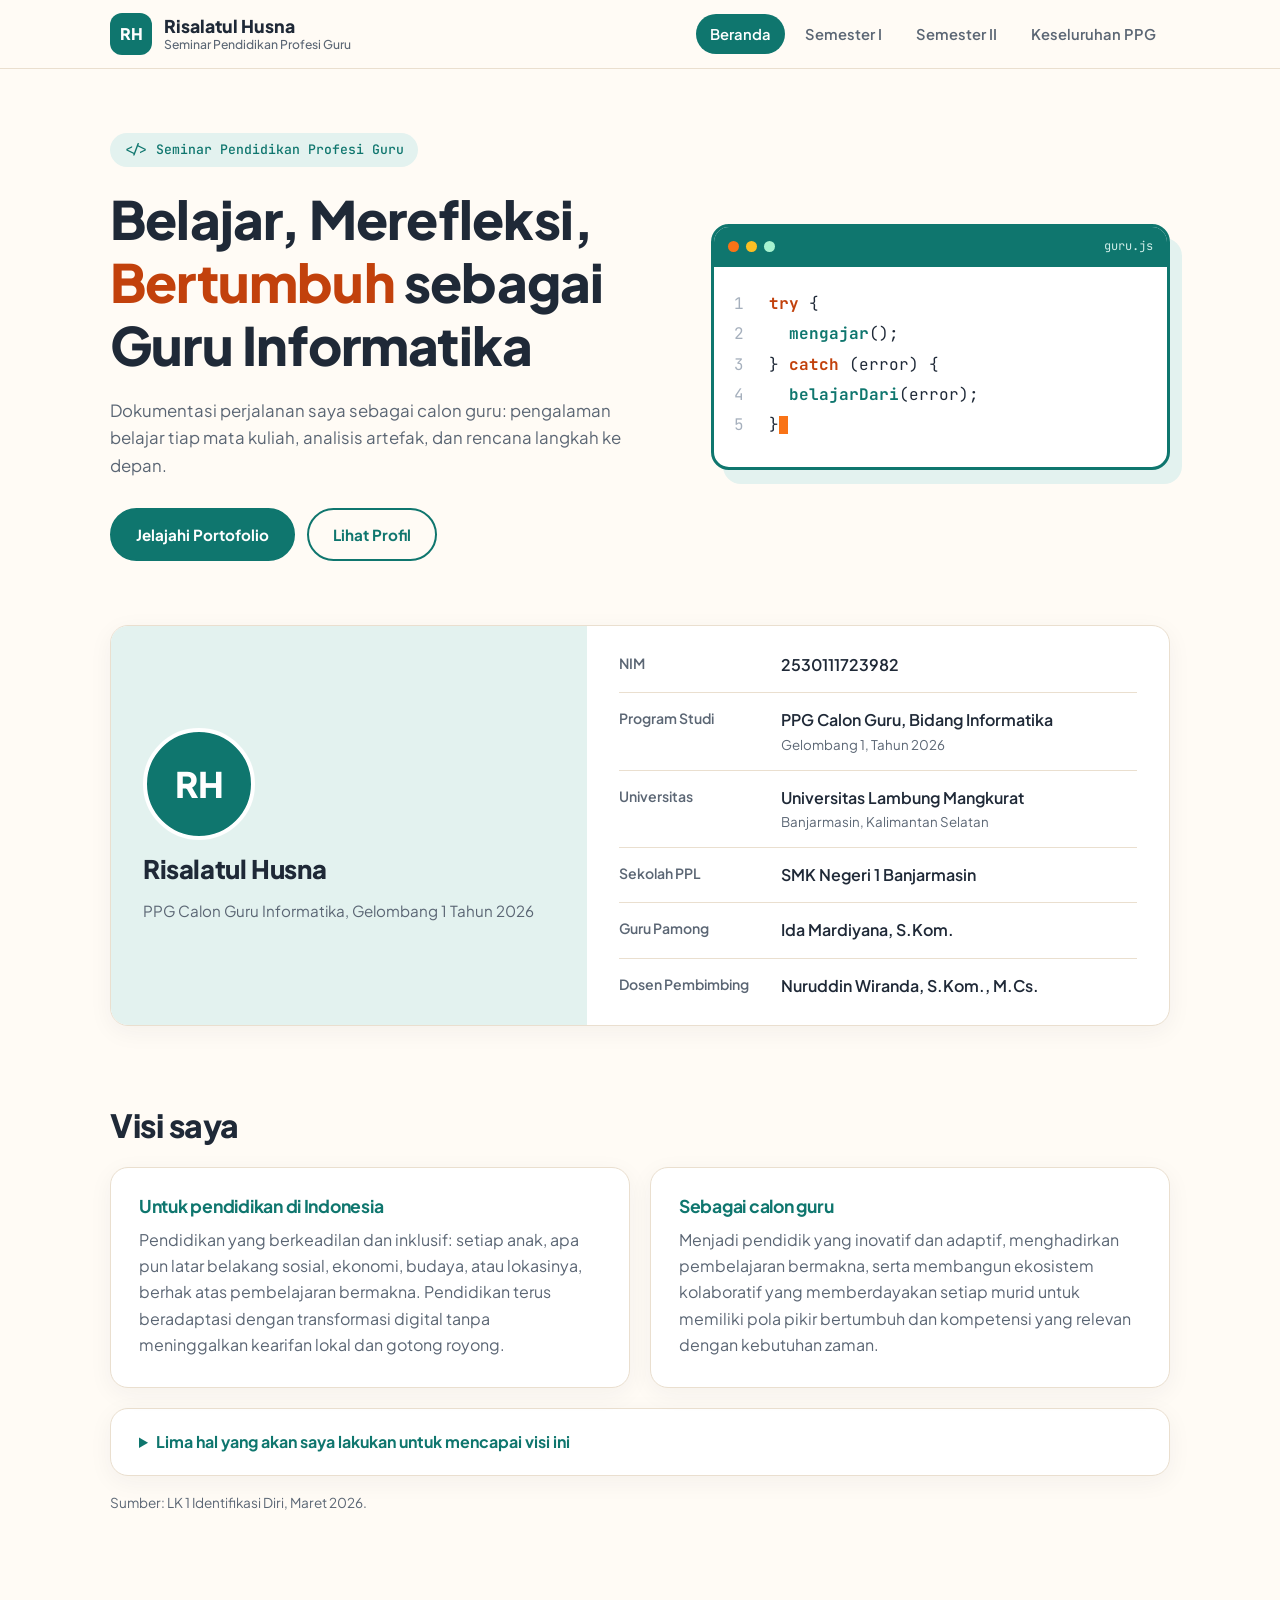
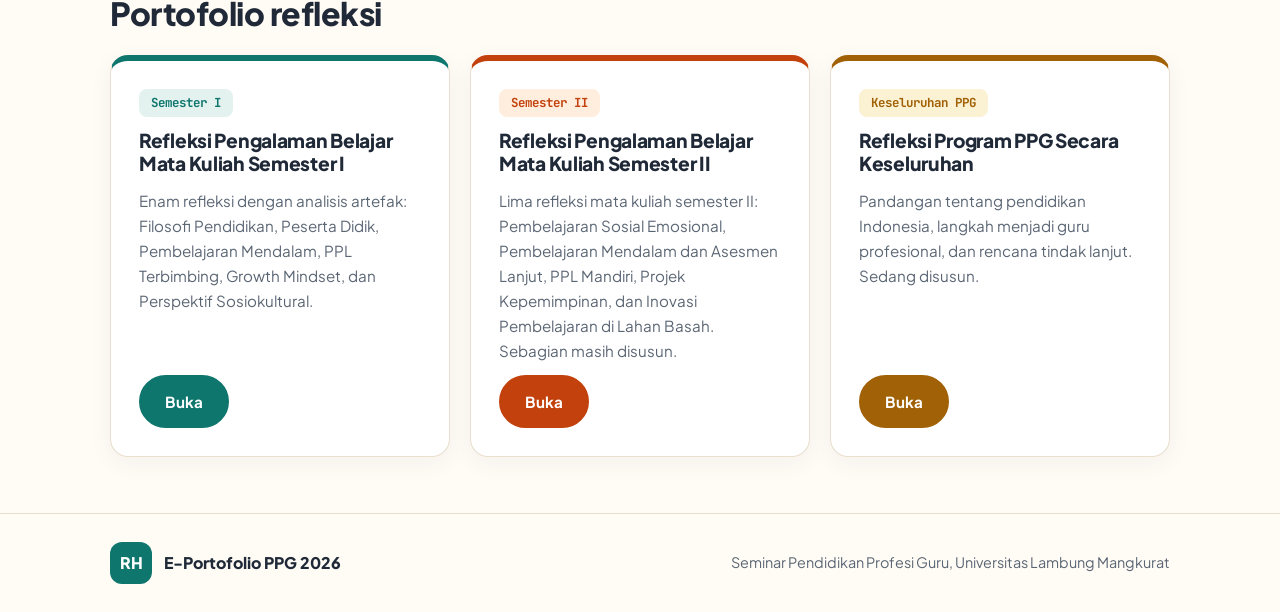
<file: index.html>
<!DOCTYPE html>
<html lang="id">
<head>
  <meta charset="UTF-8" />
  <meta name="viewport" content="width=device-width, initial-scale=1.0" />
  <meta name="robots" content="noindex, nofollow" />
  <title>E-Portofolio PPG 2026 | Risalatul Husna | Seminar Pendidikan Profesi Guru</title>
  <meta name="description" content="E-Portofolio refleksi PPG Calon Guru Informatika 2026 - Risalatul Husna, Universitas Lambung Mangkurat." />
  <link rel="preconnect" href="https://fonts.googleapis.com" />
  <link rel="preconnect" href="https://fonts.gstatic.com" crossorigin />
  <link href="https://fonts.googleapis.com/css2?family=Plus+Jakarta+Sans:wght@400;500;600;700;800&family=JetBrains+Mono:wght@400;500;700&display=swap" rel="stylesheet" />
  <link rel="stylesheet" href="assets/css/style.css" />
</head>
<body>

  <!-- NAVBAR -->
  <header class="nav">
    <div class="wrap">
      <a class="brand" href="index.html"><span class="logo">RH</span><span class="brand-t">Risalatul Husna<small>Seminar Pendidikan Profesi Guru</small></span></a>
      <nav aria-label="Menu utama">
        <ul>
          <li><a href="index.html" aria-current="page">Beranda</a></li>
          <li><a href="semester1/index.html">Semester I</a></li>
          <li><a href="semester2/index.html">Semester II</a></li>
          <li><a href="keseluruhan-ppg/index.html">Keseluruhan PPG</a></li>
        </ul>
      </nav>
    </div>
  </header>

  <main>
    <!-- HERO -->
    <section class="hero">
      <div class="wrap">
        <div>
          <span class="tag">&lt;/&gt; Seminar Pendidikan Profesi Guru</span>
          <h1>Belajar, Merefleksi, <em>Bertumbuh</em> sebagai Guru Informatika</h1>
          <p>Dokumentasi perjalanan saya sebagai calon guru: pengalaman belajar tiap mata kuliah, analisis artefak, dan rencana langkah ke depan.</p>
          <div class="btns">
            <a class="btn" href="#portofolio">Jelajahi Portofolio</a>
            <a class="btn ghost" href="#profil">Lihat Profil</a>
          </div>
        </div>
        <div class="win" aria-label="Contoh kode: mengajar, menangkap error, belajar dari error">
          <div class="win-bar"><i></i><i></i><i></i><span>guru.js</span></div>
          <ol class="code">
            <li><span class="k">try</span> {</li>
            <li>  <span class="f">mengajar</span>();</li>
            <li>} <span class="k">catch</span> (error) {</li>
            <li>  <span class="f">belajarDari</span>(error);</li>
            <li>}<span class="caret"></span></li>
          </ol>
        </div>
      </div>
    </section>

    <!-- BIODATA -->
    <section id="profil" style="padding-top:24px">
      <div class="wrap">
        <div class="card bio">
          <div class="bio-id">
            <!-- Untuk memakai foto: ganti <div class="avatar">RH</div> dengan
                 <img class="avatar" src="assets/img/foto.jpg" alt="Foto Risalatul Husna" /> -->
            <div class="avatar" aria-hidden="true">RH</div>
            <h3>Risalatul Husna</h3>
            <p>PPG Calon Guru Informatika, Gelombang 1 Tahun 2026</p>
          </div>
          <dl>
            <div><dt>NIM</dt><dd>2530111723982</dd></div>
            <div><dt>Program Studi</dt><dd>PPG Calon Guru, Bidang Informatika<small>Gelombang 1, Tahun 2026</small></dd></div>
            <div><dt>Universitas</dt><dd>Universitas Lambung Mangkurat<small>Banjarmasin, Kalimantan Selatan</small></dd></div>
            <div><dt>Sekolah PPL</dt><dd>SMK Negeri 1 Banjarmasin</dd></div>
            <div><dt>Guru Pamong</dt><dd>Ida Mardiyana, S.Kom.</dd></div>
            <div><dt>Dosen Pembimbing</dt><dd>Nuruddin Wiranda, S.Kom., M.Cs.</dd></div>
          </dl>
        </div>
      </div>
    </section>

    <!-- VISI -->
    <section id="visi" style="padding-top:24px">
      <div class="wrap">
        <h2>Visi saya</h2>
        <div class="visi-grid">
          <div class="card visi">
            <h3>Untuk pendidikan di Indonesia</h3>
            <p>Pendidikan yang berkeadilan dan inklusif: setiap anak, apa pun latar belakang sosial, ekonomi, budaya, atau lokasinya, berhak atas pembelajaran bermakna. Pendidikan terus beradaptasi dengan transformasi digital tanpa meninggalkan kearifan lokal dan gotong royong.</p>
          </div>
          <div class="card visi">
            <h3>Sebagai calon guru</h3>
            <p>Menjadi pendidik yang inovatif dan adaptif, menghadirkan pembelajaran bermakna, serta membangun ekosistem kolaboratif yang memberdayakan setiap murid untuk memiliki pola pikir bertumbuh dan kompetensi yang relevan dengan kebutuhan zaman.</p>
          </div>
        </div>
        <details class="card langkah">
          <summary>Lima hal yang akan saya lakukan untuk mencapai visi ini</summary>
          <ol>
            <li>Terus meningkatkan kompetensi profesional, termasuk literasi sosiokultural dan literasi digital.</li>
            <li>Merancang pembelajaran yang fleksibel dan berpusat pada murid, sesuai keberagaman kebutuhan belajar.</li>
            <li>Berkolaborasi dengan siswa, orang tua, dan komunitas sekolah.</li>
            <li>Menumbuhkan growth mindset pada diri sendiri dan murid; kegagalan adalah bagian dari belajar.</li>
            <li>Merefleksikan praktik mengajar secara konsisten agar tetap relevan dan berpijak pada keadilan pendidikan.</li>
          </ol>
        </details>
        <p class="source">Sumber: LK 1 Identifikasi Diri, Maret 2026.</p>
      </div>
    </section>

    <!-- 3 PORTOFOLIO -->
    <section id="portofolio" style="padding-top:24px">
      <div class="wrap">
        <h2>Portofolio refleksi</h2>
        <div class="pf-grid">
          <article class="card pf">
            <span class="badge">Semester I</span>
            <h3>Refleksi Pengalaman Belajar Mata Kuliah Semester I</h3>
            <p>Enam refleksi dengan analisis artefak: Filosofi Pendidikan, Peserta Didik, Pembelajaran Mendalam, PPL Terbimbing, Growth Mindset, dan Perspektif Sosiokultural.</p>
            <a class="btn" href="semester1/index.html">Buka</a>
          </article>
          <article class="card pf s2">
            <span class="badge">Semester II</span>
            <h3>Refleksi Pengalaman Belajar Mata Kuliah Semester II</h3>
            <p>Lima refleksi mata kuliah semester II: Pembelajaran Sosial Emosional, Pembelajaran Mendalam dan Asesmen Lanjut, PPL Mandiri, Projek Kepemimpinan, dan Inovasi Pembelajaran di Lahan Basah. Sebagian masih disusun.</p>
            <a class="btn" href="semester2/index.html">Buka</a>
          </article>
          <article class="card pf s3">
            <span class="badge">Keseluruhan PPG</span>
            <h3>Refleksi Program PPG Secara Keseluruhan</h3>
            <p>Pandangan tentang pendidikan Indonesia, langkah menjadi guru profesional, dan rencana tindak lanjut. Sedang disusun.</p>
            <a class="btn" href="keseluruhan-ppg/index.html">Buka</a>
          </article>
        </div>
      </div>
    </section>
  </main>

  <footer>
    <div class="wrap">
      <a class="brand" href="index.html"><span class="logo">RH</span> E-Portofolio PPG 2026</a>
      <span>Seminar Pendidikan Profesi Guru, Universitas Lambung Mangkurat</span>
    </div>
  </footer>

</body>
</html>
</file>
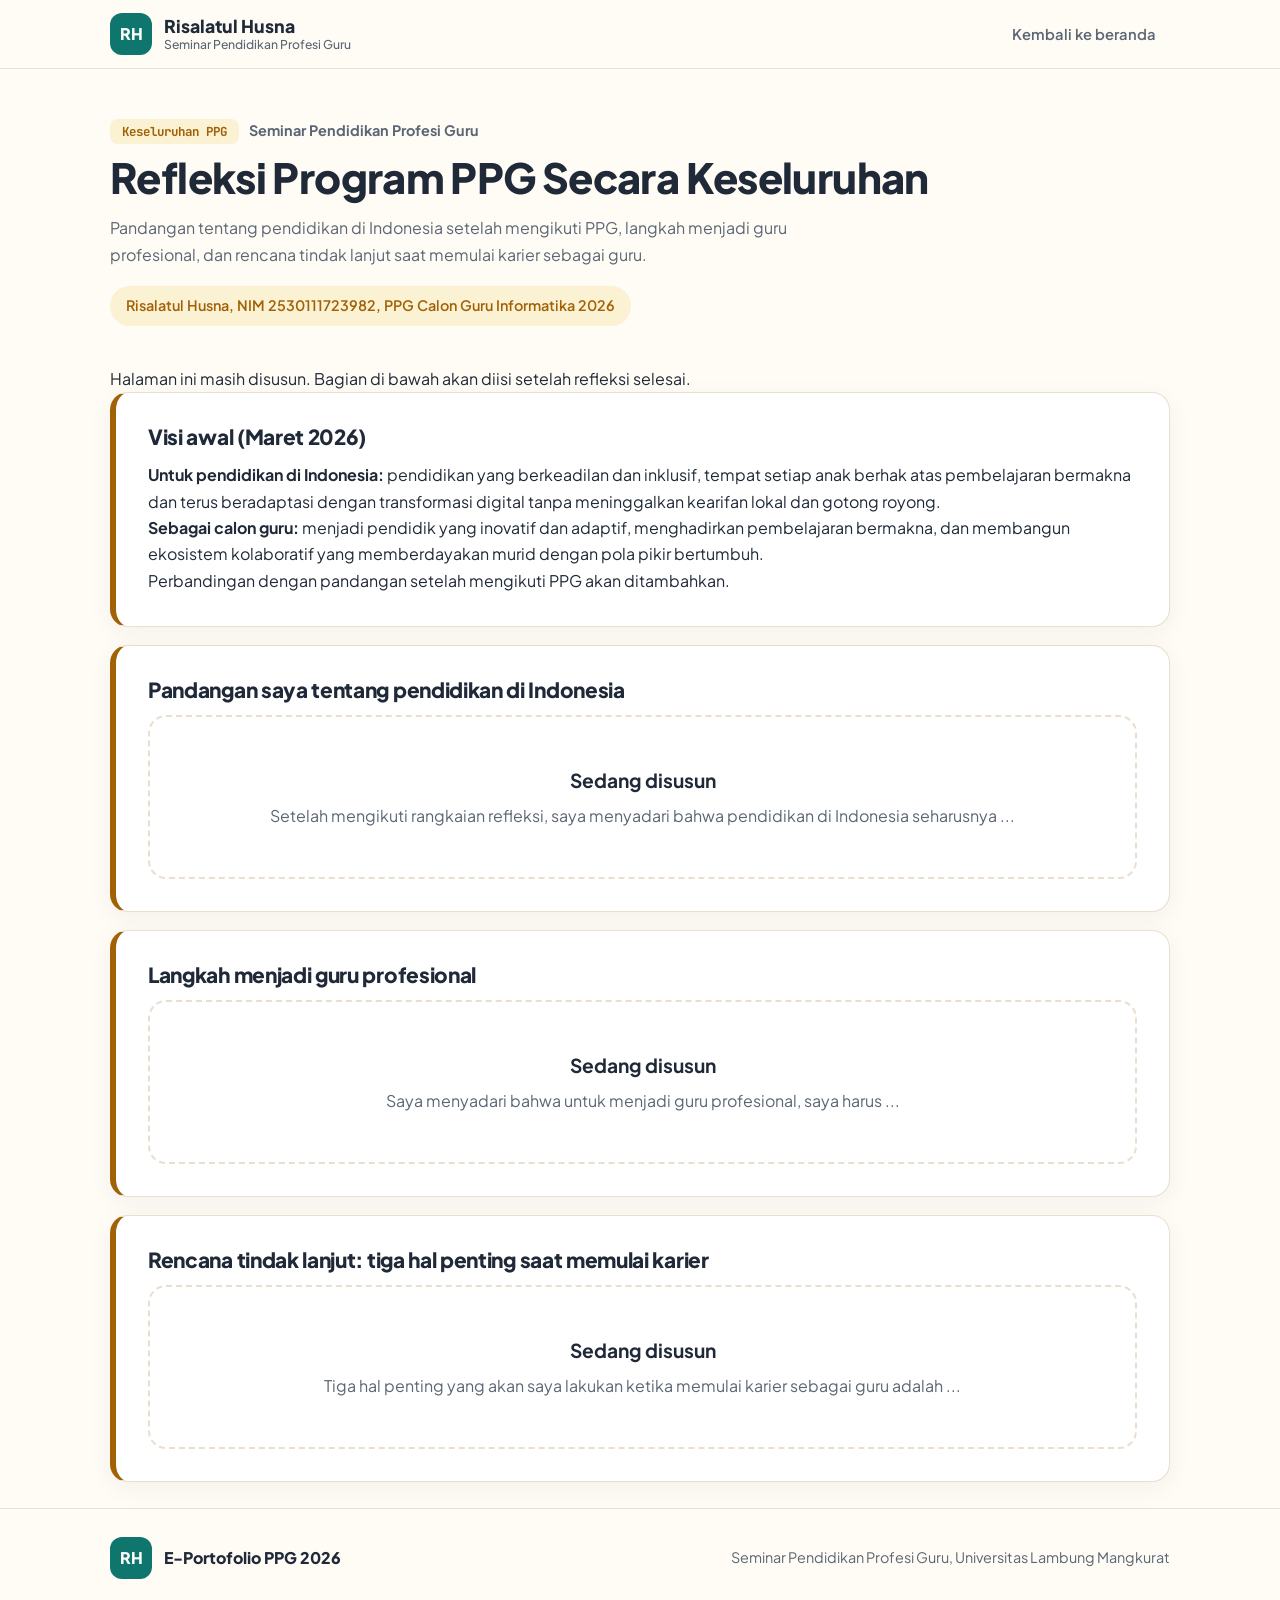
<file: keseluruhan-ppg/index.html>
<!DOCTYPE html>
<html lang="id">
<head>
  <meta charset="UTF-8" />
  <meta name="viewport" content="width=device-width, initial-scale=1.0" />
  <meta name="robots" content="noindex, nofollow" />
  <title>Refleksi Program PPG Secara Keseluruhan | Risalatul Husna | Seminar Pendidikan Profesi Guru</title>
  <link rel="preconnect" href="https://fonts.googleapis.com" />
  <link rel="preconnect" href="https://fonts.gstatic.com" crossorigin />
  <link href="https://fonts.googleapis.com/css2?family=Plus+Jakarta+Sans:wght@400;500;600;700;800&family=JetBrains+Mono:wght@400;500;700&display=swap" rel="stylesheet" />
  <link rel="stylesheet" href="../assets/css/style.css" />
</head>
<body class="t-s3">

  <header class="nav">
    <div class="wrap">
      <a class="brand" href="../index.html"><span class="logo">RH</span><span class="brand-t">Risalatul Husna<small>Seminar Pendidikan Profesi Guru</small></span></a>
      <nav aria-label="Menu">
        <ul><li><a href="../index.html">Kembali ke beranda</a></li></ul>
      </nav>
    </div>
  </header>

  <main class="wrap">
    <div class="hub-head">
      <span class="badge" style="background:var(--accent-l);color:var(--accent);font-family:var(--mono);font-weight:700;padding:4px 12px;border-radius:8px;font-size:.78rem">Keseluruhan PPG</span><span class="seminar-line">Seminar Pendidikan Profesi Guru</span>
      <h1>Refleksi Program PPG Secara Keseluruhan</h1>
      <p>Pandangan tentang pendidikan di Indonesia setelah mengikuti PPG, langkah menjadi guru profesional, dan rencana tindak lanjut saat memulai karier sebagai guru.</p>
      <span class="idchip">Risalatul Husna, NIM 2530111723982, PPG Calon Guru Informatika 2026</span>
    </div>

    <section style="padding:24px 0 8px">
      <div class="note"><span>Halaman ini masih disusun. Bagian di bawah akan diisi setelah refleksi selesai.</span></div>

      <div class="card lk3-sec">
        <h2>Visi awal (Maret 2026)</h2>
        <p><b>Untuk pendidikan di Indonesia:</b> pendidikan yang berkeadilan dan inklusif, tempat setiap anak berhak atas pembelajaran bermakna dan terus beradaptasi dengan transformasi digital tanpa meninggalkan kearifan lokal dan gotong royong.</p>
        <p><b>Sebagai calon guru:</b> menjadi pendidik yang inovatif dan adaptif, menghadirkan pembelajaran bermakna, dan membangun ekosistem kolaboratif yang memberdayakan murid dengan pola pikir bertumbuh.</p>
        <p class="sub">Perbandingan dengan pandangan setelah mengikuti PPG akan ditambahkan.</p>
      </div>

      <div class="card lk3-sec">
        <h2>Pandangan saya tentang pendidikan di Indonesia</h2>
        <div class="soon"><strong>Sedang disusun</strong>Setelah mengikuti rangkaian refleksi, saya menyadari bahwa pendidikan di Indonesia seharusnya ...</div>
      </div>

      <div class="card lk3-sec">
        <h2>Langkah menjadi guru profesional</h2>
        <div class="soon"><strong>Sedang disusun</strong>Saya menyadari bahwa untuk menjadi guru profesional, saya harus ...</div>
      </div>

      <div class="card lk3-sec">
        <h2>Rencana tindak lanjut: tiga hal penting saat memulai karier</h2>
        <div class="soon"><strong>Sedang disusun</strong>Tiga hal penting yang akan saya lakukan ketika memulai karier sebagai guru adalah ...</div>
      </div>
    </section>
  </main>

  <footer>
    <div class="wrap">
      <a class="brand" href="../index.html"><span class="logo">RH</span> E-Portofolio PPG 2026</a>
      <span>Seminar Pendidikan Profesi Guru, Universitas Lambung Mangkurat</span>
    </div>
  </footer>

</body>
</html>
</file>
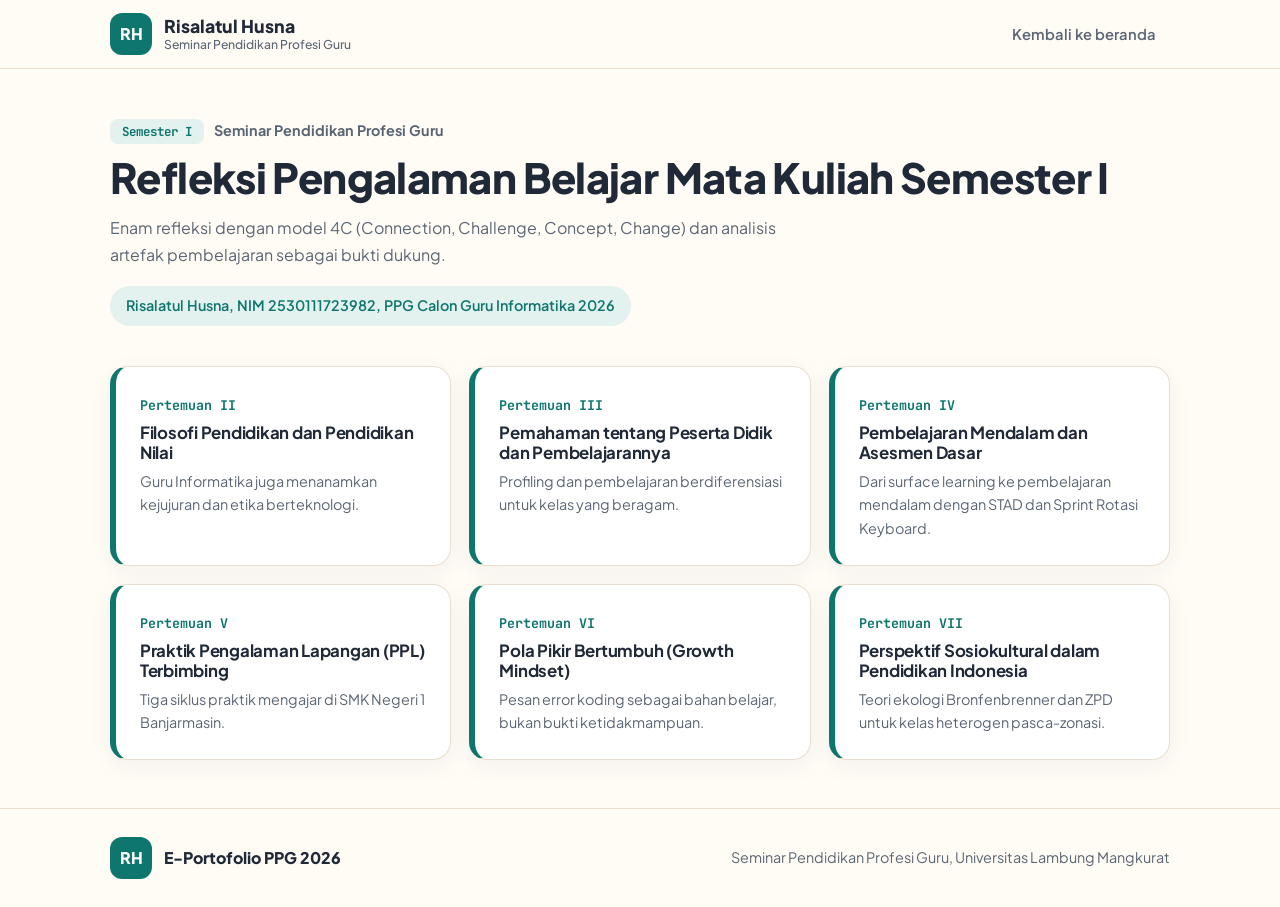
<file: semester1/index.html>
<!DOCTYPE html>
<html lang="id">
<head>
  <meta charset="UTF-8" />
  <meta name="viewport" content="width=device-width, initial-scale=1.0" />
  <meta name="robots" content="noindex, nofollow" />
  <title>Refleksi Pengalaman Belajar Mata Kuliah Semester I | Risalatul Husna | Seminar Pendidikan Profesi Guru</title>
  <link rel="preconnect" href="https://fonts.googleapis.com" />
  <link rel="preconnect" href="https://fonts.gstatic.com" crossorigin />
  <link href="https://fonts.googleapis.com/css2?family=Plus+Jakarta+Sans:wght@400;500;600;700;800&family=JetBrains+Mono:wght@400;500;700&display=swap" rel="stylesheet" />
  <link rel="stylesheet" href="../assets/css/style.css" />
</head>
<body>

  <header class="nav">
    <div class="wrap">
      <a class="brand" href="../index.html"><span class="logo">RH</span><span class="brand-t">Risalatul Husna<small>Seminar Pendidikan Profesi Guru</small></span></a>
      <nav aria-label="Menu">
        <ul><li><a href="../index.html">Kembali ke beranda</a></li></ul>
      </nav>
    </div>
  </header>

  <main class="wrap">
    <div class="hub-head">
      <span class="badge" style="background:var(--accent-l);color:var(--accent);font-family:var(--mono);font-weight:700;padding:4px 12px;border-radius:8px;font-size:.78rem">Semester I</span><span class="seminar-line">Seminar Pendidikan Profesi Guru</span>
      <h1>Refleksi Pengalaman Belajar Mata Kuliah Semester I</h1>
      <p>Enam refleksi dengan model 4C (Connection, Challenge, Concept, Change) dan analisis artefak pembelajaran sebagai bukti dukung.</p>
      <span class="idchip">Risalatul Husna, NIM 2530111723982, PPG Calon Guru Informatika 2026</span>
    </div>

    <section style="padding:24px 0 48px">
      <div class="course-grid">
        <a class="card course" href="filosofi-pendidikan.html">
          <small>Pertemuan II</small>
          <h3>Filosofi Pendidikan dan Pendidikan Nilai</h3>
          <p>Guru Informatika juga menanamkan kejujuran dan etika berteknologi.</p>
        </a>
        <a class="card course" href="peserta-didik.html">
          <small>Pertemuan III</small>
          <h3>Pemahaman tentang Peserta Didik dan Pembelajarannya</h3>
          <p>Profiling dan pembelajaran berdiferensiasi untuk kelas yang beragam.</p>
        </a>
        <a class="card course" href="pembelajaran-mendalam-dasar.html">
          <small>Pertemuan IV</small>
          <h3>Pembelajaran Mendalam dan Asesmen Dasar</h3>
          <p>Dari surface learning ke pembelajaran mendalam dengan STAD dan Sprint Rotasi Keyboard.</p>
        </a>
        <a class="card course" href="ppl-terbimbing.html">
          <small>Pertemuan V</small>
          <h3>Praktik Pengalaman Lapangan (PPL) Terbimbing</h3>
          <p>Tiga siklus praktik mengajar di SMK Negeri 1 Banjarmasin.</p>
        </a>
        <a class="card course" href="growth-mindset.html">
          <small>Pertemuan VI</small>
          <h3>Pola Pikir Bertumbuh (Growth Mindset)</h3>
          <p>Pesan error koding sebagai bahan belajar, bukan bukti ketidakmampuan.</p>
        </a>
        <a class="card course" href="sosiokultural.html">
          <small>Pertemuan VII</small>
          <h3>Perspektif Sosiokultural dalam Pendidikan Indonesia</h3>
          <p>Teori ekologi Bronfenbrenner dan ZPD untuk kelas heterogen pasca-zonasi.</p>
        </a>
      </div>
    </section>
  </main>

  <footer>
    <div class="wrap">
      <a class="brand" href="../index.html"><span class="logo">RH</span> E-Portofolio PPG 2026</a>
      <span>Seminar Pendidikan Profesi Guru, Universitas Lambung Mangkurat</span>
    </div>
  </footer>

</body>
</html>
</file>
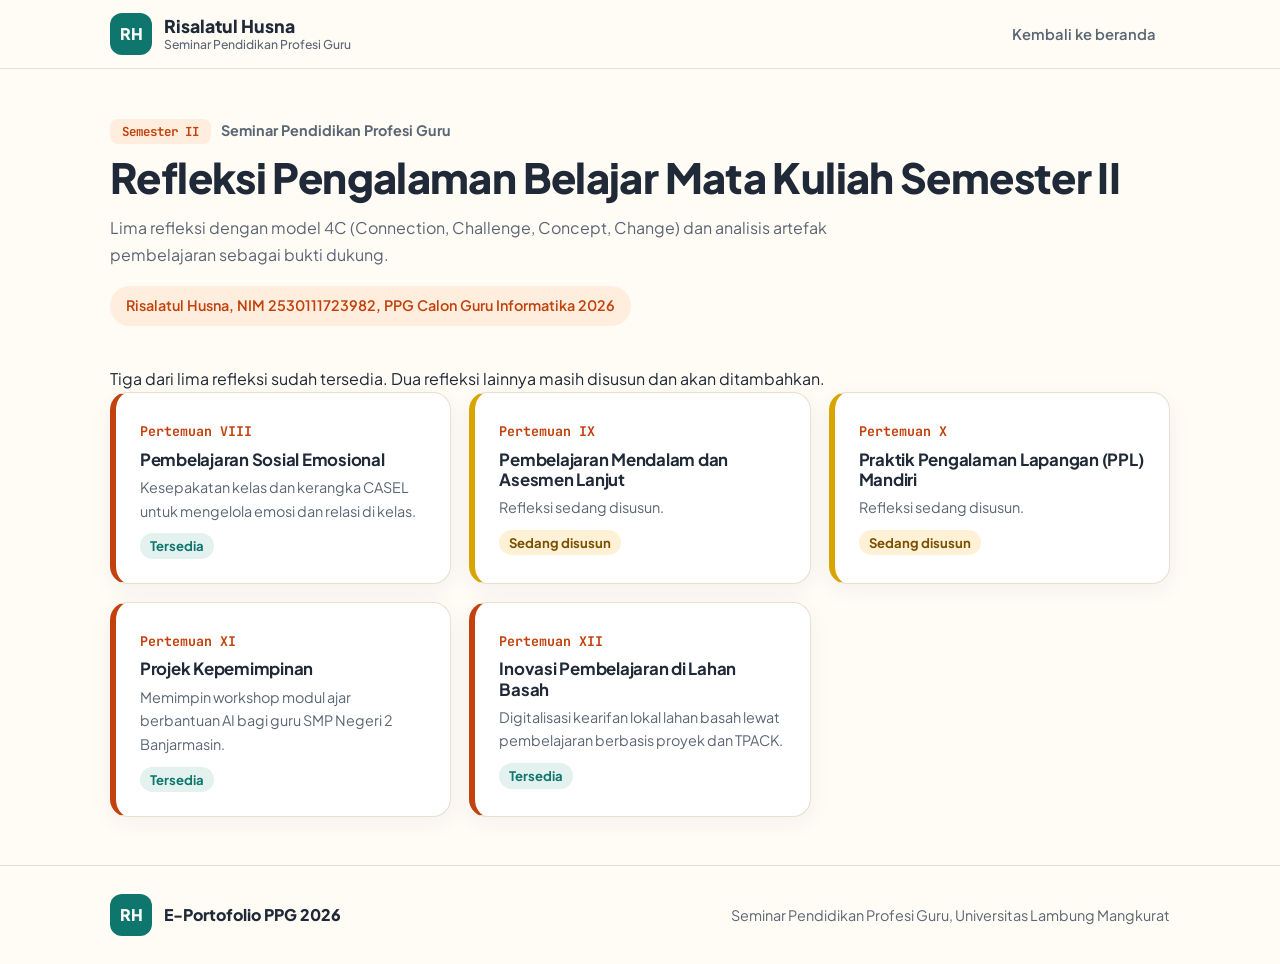
<file: semester2/index.html>
<!DOCTYPE html>
<html lang="id">
<head>
  <meta charset="UTF-8" />
  <meta name="viewport" content="width=device-width, initial-scale=1.0" />
  <meta name="robots" content="noindex, nofollow" />
  <title>Refleksi Pengalaman Belajar Mata Kuliah Semester II | Risalatul Husna | Seminar Pendidikan Profesi Guru</title>
  <link rel="preconnect" href="https://fonts.googleapis.com" />
  <link rel="preconnect" href="https://fonts.gstatic.com" crossorigin />
  <link href="https://fonts.googleapis.com/css2?family=Plus+Jakarta+Sans:wght@400;500;600;700;800&family=JetBrains+Mono:wght@400;500;700&display=swap" rel="stylesheet" />
  <link rel="stylesheet" href="../assets/css/style.css" />
</head>
<body class="t-s2">

  <header class="nav">
    <div class="wrap">
      <a class="brand" href="../index.html"><span class="logo">RH</span><span class="brand-t">Risalatul Husna<small>Seminar Pendidikan Profesi Guru</small></span></a>
      <nav aria-label="Menu">
        <ul><li><a href="../index.html">Kembali ke beranda</a></li></ul>
      </nav>
    </div>
  </header>

  <main class="wrap">
    <div class="hub-head">
      <span class="badge" style="background:var(--accent-l);color:var(--accent);font-family:var(--mono);font-weight:700;padding:4px 12px;border-radius:8px;font-size:.78rem">Semester II</span><span class="seminar-line">Seminar Pendidikan Profesi Guru</span>
      <h1>Refleksi Pengalaman Belajar Mata Kuliah Semester II</h1>
      <p>Lima refleksi dengan model 4C (Connection, Challenge, Concept, Change) dan analisis artefak pembelajaran sebagai bukti dukung.</p>
      <span class="idchip">Risalatul Husna, NIM 2530111723982, PPG Calon Guru Informatika 2026</span>
    </div>

    <section style="padding:24px 0 48px">
      <div class="note"><span>Tiga dari lima refleksi sudah tersedia. Dua refleksi lainnya masih disusun dan akan ditambahkan.</span></div>
      <div class="course-grid">
        <a class="card course" href="sosial-emosional.html">
          <small>Pertemuan VIII</small>
          <h3>Pembelajaran Sosial Emosional</h3>
          <p>Kesepakatan kelas dan kerangka CASEL untuk mengelola emosi dan relasi di kelas.</p>
          <span class="stat ok">Tersedia</span>
        </a>
        <a class="card course wip" href="pembelajaran-mendalam-lanjut.html">
          <small>Pertemuan IX</small>
          <h3>Pembelajaran Mendalam dan Asesmen Lanjut</h3>
          <p>Refleksi sedang disusun.</p>
          <span class="stat wip">Sedang disusun</span>
        </a>
        <a class="card course wip" href="ppl-mandiri.html">
          <small>Pertemuan X</small>
          <h3>Praktik Pengalaman Lapangan (PPL) Mandiri</h3>
          <p>Refleksi sedang disusun.</p>
          <span class="stat wip">Sedang disusun</span>
        </a>
        <a class="card course" href="projek-kepemimpinan.html">
          <small>Pertemuan XI</small>
          <h3>Projek Kepemimpinan</h3>
          <p>Memimpin workshop modul ajar berbantuan AI bagi guru SMP Negeri 2 Banjarmasin.</p>
          <span class="stat ok">Tersedia</span>
        </a>
        <a class="card course" href="lahan-basah.html">
          <small>Pertemuan XII</small>
          <h3>Inovasi Pembelajaran di Lahan Basah</h3>
          <p>Digitalisasi kearifan lokal lahan basah lewat pembelajaran berbasis proyek dan TPACK.</p>
          <span class="stat ok">Tersedia</span>
        </a>
      </div>
    </section>
  </main>

  <footer>
    <div class="wrap">
      <a class="brand" href="../index.html"><span class="logo">RH</span> E-Portofolio PPG 2026</a>
      <span>Seminar Pendidikan Profesi Guru, Universitas Lambung Mangkurat</span>
    </div>
  </footer>

</body>
</html>
</file>
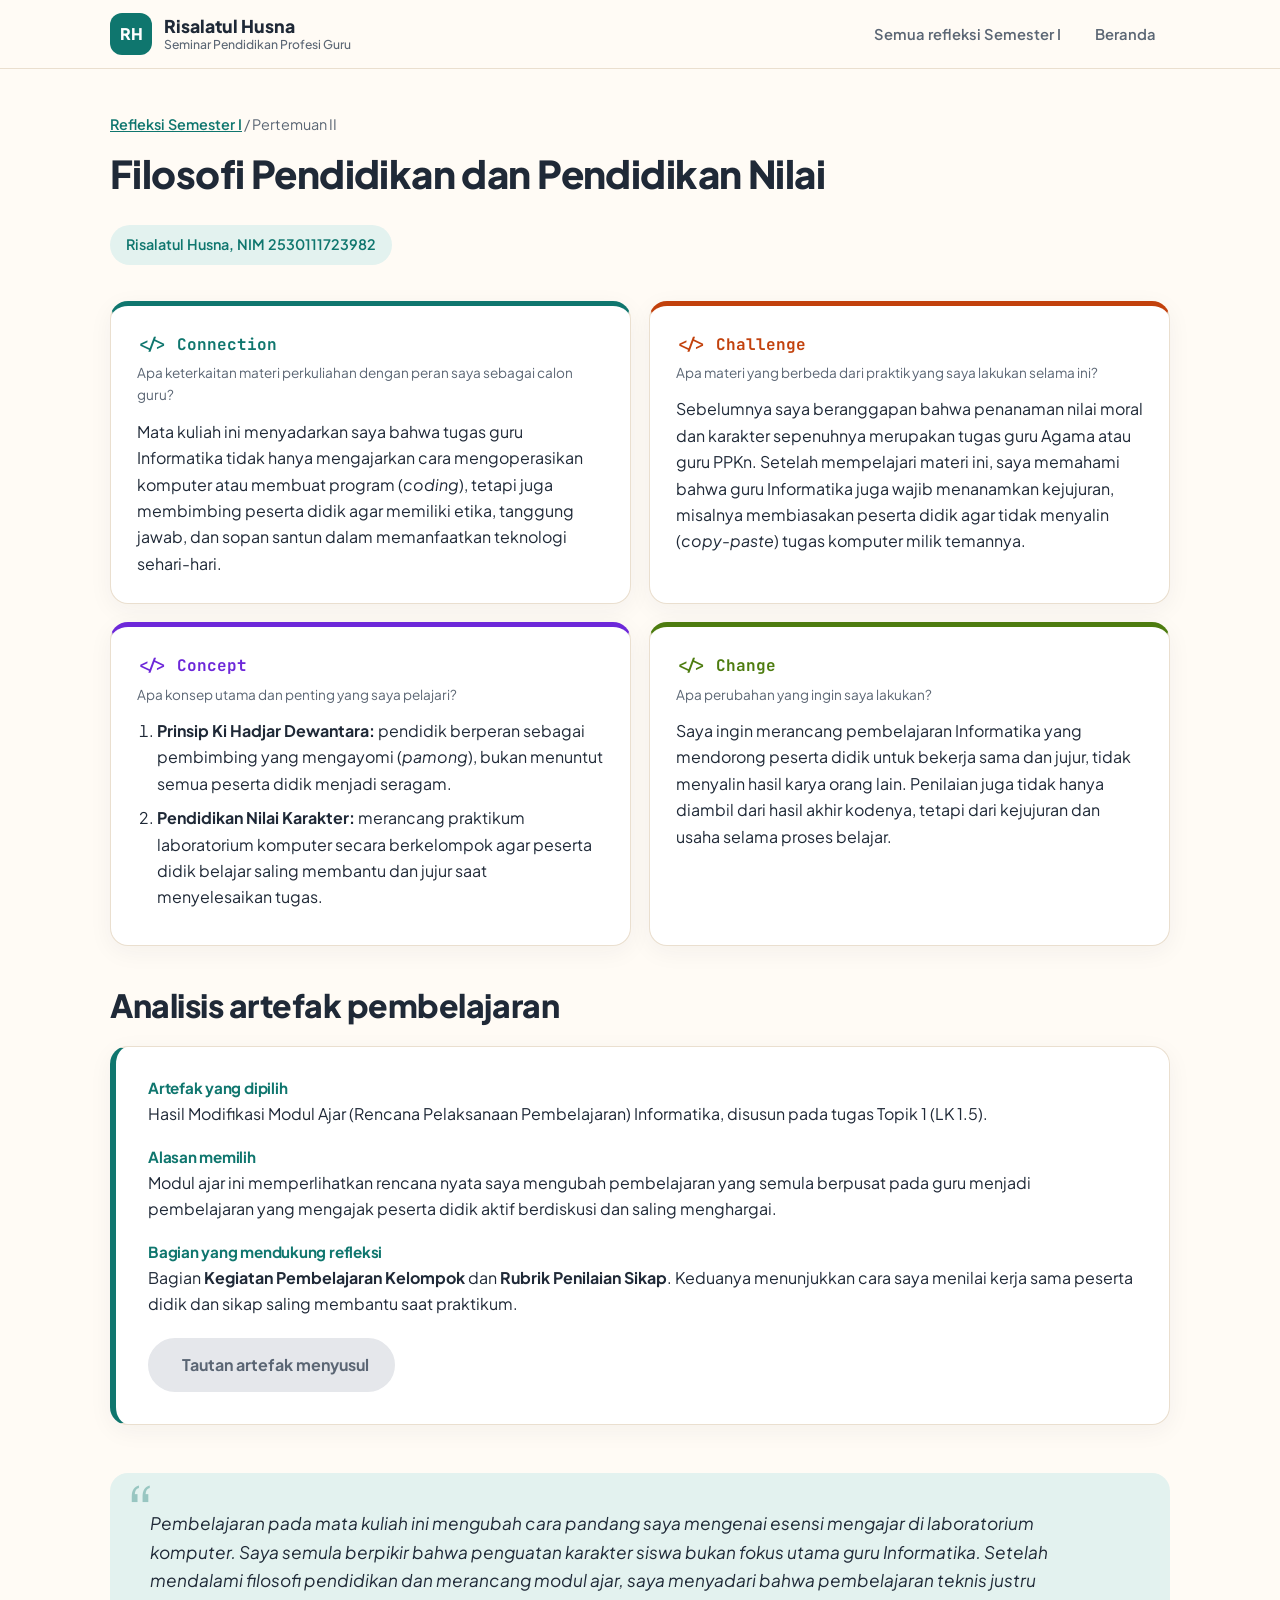
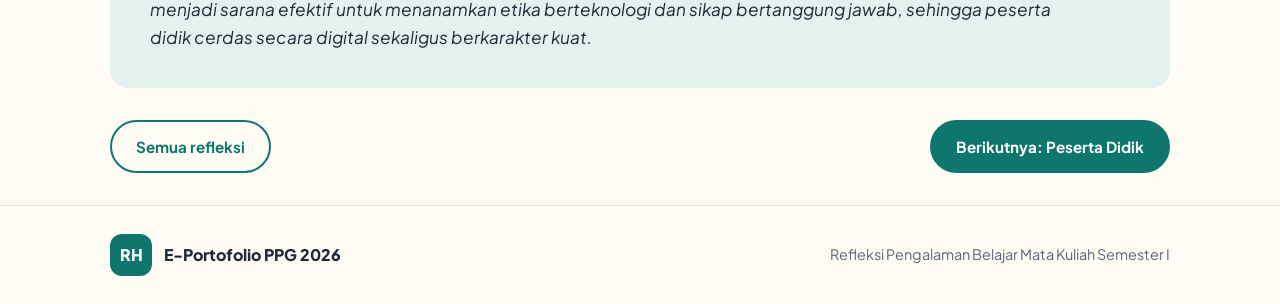
<file: semester1/filosofi-pendidikan.html>
<!DOCTYPE html>
<html lang="id">
<head>
  <meta charset="UTF-8" />
  <meta name="viewport" content="width=device-width, initial-scale=1.0" />
  <meta name="robots" content="noindex, nofollow" />
  <title>Filosofi Pendidikan dan Pendidikan Nilai | Refleksi Semester I | Risalatul Husna | Seminar Pendidikan Profesi Guru</title>
  <link rel="preconnect" href="https://fonts.googleapis.com" />
  <link rel="preconnect" href="https://fonts.gstatic.com" crossorigin />
  <link href="https://fonts.googleapis.com/css2?family=Plus+Jakarta+Sans:wght@400;500;600;700;800&family=JetBrains+Mono:wght@400;500;700&display=swap" rel="stylesheet" />
  <link rel="stylesheet" href="../assets/css/style.css" />
</head>
<body>

  <header class="nav">
    <div class="wrap">
      <a class="brand" href="../index.html"><span class="logo">RH</span><span class="brand-t">Risalatul Husna<small>Seminar Pendidikan Profesi Guru</small></span></a>
      <nav aria-label="Menu">
        <ul>
          <li><a href="index.html">Semua refleksi Semester I</a></li>
          <li><a href="../index.html">Beranda</a></li>
        </ul>
      </nav>
    </div>
  </header>

  <main class="wrap">
    <div class="rf-head">
      <p class="crumb"><a href="index.html">Refleksi Semester I</a> / Pertemuan II</p>
      <h1>Filosofi Pendidikan dan Pendidikan Nilai</h1>
      <span class="idchip">Risalatul Husna, NIM 2530111723982</span>
    </div>

    <section style="padding:28px 0">
      <div class="c4">
        <article class="card c4-card connection">
          <div class="c4-tag">&lt;/&gt; Connection</div>
          <p class="c4-q">Apa keterkaitan materi perkuliahan dengan peran saya sebagai calon guru?</p>
          <p>Mata kuliah ini menyadarkan saya bahwa tugas guru Informatika tidak hanya mengajarkan cara mengoperasikan komputer atau membuat program (<em>coding</em>), tetapi juga membimbing peserta didik agar memiliki etika, tanggung jawab, dan sopan santun dalam memanfaatkan teknologi sehari-hari.</p>
        </article>
        <article class="card c4-card challenge">
          <div class="c4-tag">&lt;/&gt; Challenge</div>
          <p class="c4-q">Apa materi yang berbeda dari praktik yang saya lakukan selama ini?</p>
          <p>Sebelumnya saya beranggapan bahwa penanaman nilai moral dan karakter sepenuhnya merupakan tugas guru Agama atau guru PPKn. Setelah mempelajari materi ini, saya memahami bahwa guru Informatika juga wajib menanamkan kejujuran, misalnya membiasakan peserta didik agar tidak menyalin (<em>copy-paste</em>) tugas komputer milik temannya.</p>
        </article>
        <article class="card c4-card concept">
          <div class="c4-tag">&lt;/&gt; Concept</div>
          <p class="c4-q">Apa konsep utama dan penting yang saya pelajari?</p>
          <ol>
            <li><strong>Prinsip Ki Hadjar Dewantara:</strong> pendidik berperan sebagai pembimbing yang mengayomi (<em>pamong</em>), bukan menuntut semua peserta didik menjadi seragam.</li>
            <li><strong>Pendidikan Nilai Karakter:</strong> merancang praktikum laboratorium komputer secara berkelompok agar peserta didik belajar saling membantu dan jujur saat menyelesaikan tugas.</li>
          </ol>
        </article>
        <article class="card c4-card change">
          <div class="c4-tag">&lt;/&gt; Change</div>
          <p class="c4-q">Apa perubahan yang ingin saya lakukan?</p>
          <p>Saya ingin merancang pembelajaran Informatika yang mendorong peserta didik untuk bekerja sama dan jujur, tidak menyalin hasil karya orang lain. Penilaian juga tidak hanya diambil dari hasil akhir kodenya, tetapi dari kejujuran dan usaha selama proses belajar.</p>
        </article>
      </div>
    </section>

    <section style="padding:12px 0 28px">
      <h2>Analisis artefak pembelajaran</h2>
      <div class="card artefak">
        <div class="art-block">
          <h3>Artefak yang dipilih</h3>
          <p>Hasil Modifikasi Modul Ajar (Rencana Pelaksanaan Pembelajaran) Informatika, disusun pada tugas Topik 1 (LK 1.5).</p>
        </div>
        <div class="art-block">
          <h3>Alasan memilih</h3>
          <p>Modul ajar ini memperlihatkan rencana nyata saya mengubah pembelajaran yang semula berpusat pada guru menjadi pembelajaran yang mengajak peserta didik aktif berdiskusi dan saling menghargai.</p>
        </div>
        <div class="art-block">
          <h3>Bagian yang mendukung refleksi</h3>
          <p>Bagian <strong>Kegiatan Pembelajaran Kelompok</strong> dan <strong>Rubrik Penilaian Sikap</strong>. Keduanya menunjukkan cara saya menilai kerja sama peserta didik dan sikap saling membantu saat praktikum.</p>
        </div>
        <!-- GANTI href="#" dengan link Google Drive artefak (akhiri dengan /preview) -->
        <a class="btn" href="#" target="_blank" rel="noopener">Lihat artefak (PDF)</a>
      </div>
    </section>

    <blockquote class="penutup">
      <p>Pembelajaran pada mata kuliah ini mengubah cara pandang saya mengenai esensi mengajar di laboratorium komputer. Saya semula berpikir bahwa penguatan karakter siswa bukan fokus utama guru Informatika. Setelah mendalami filosofi pendidikan dan merancang modul ajar, saya menyadari bahwa pembelajaran teknis justru menjadi sarana efektif untuk menanamkan etika berteknologi dan sikap bertanggung jawab, sehingga peserta didik cerdas secara digital sekaligus berkarakter kuat.</p>
    </blockquote>

    <nav class="pn" aria-label="Navigasi refleksi">
      <a class="btn ghost" href="index.html">Semua refleksi</a>
      <a class="btn" href="peserta-didik.html">Berikutnya: Peserta Didik</a>
    </nav>
  </main>

  <footer>
    <div class="wrap">
      <a class="brand" href="../index.html"><span class="logo">RH</span> E-Portofolio PPG 2026</a>
      <span>Refleksi Pengalaman Belajar Mata Kuliah Semester I</span>
    </div>
  </footer>

</body>
</html>
</file>
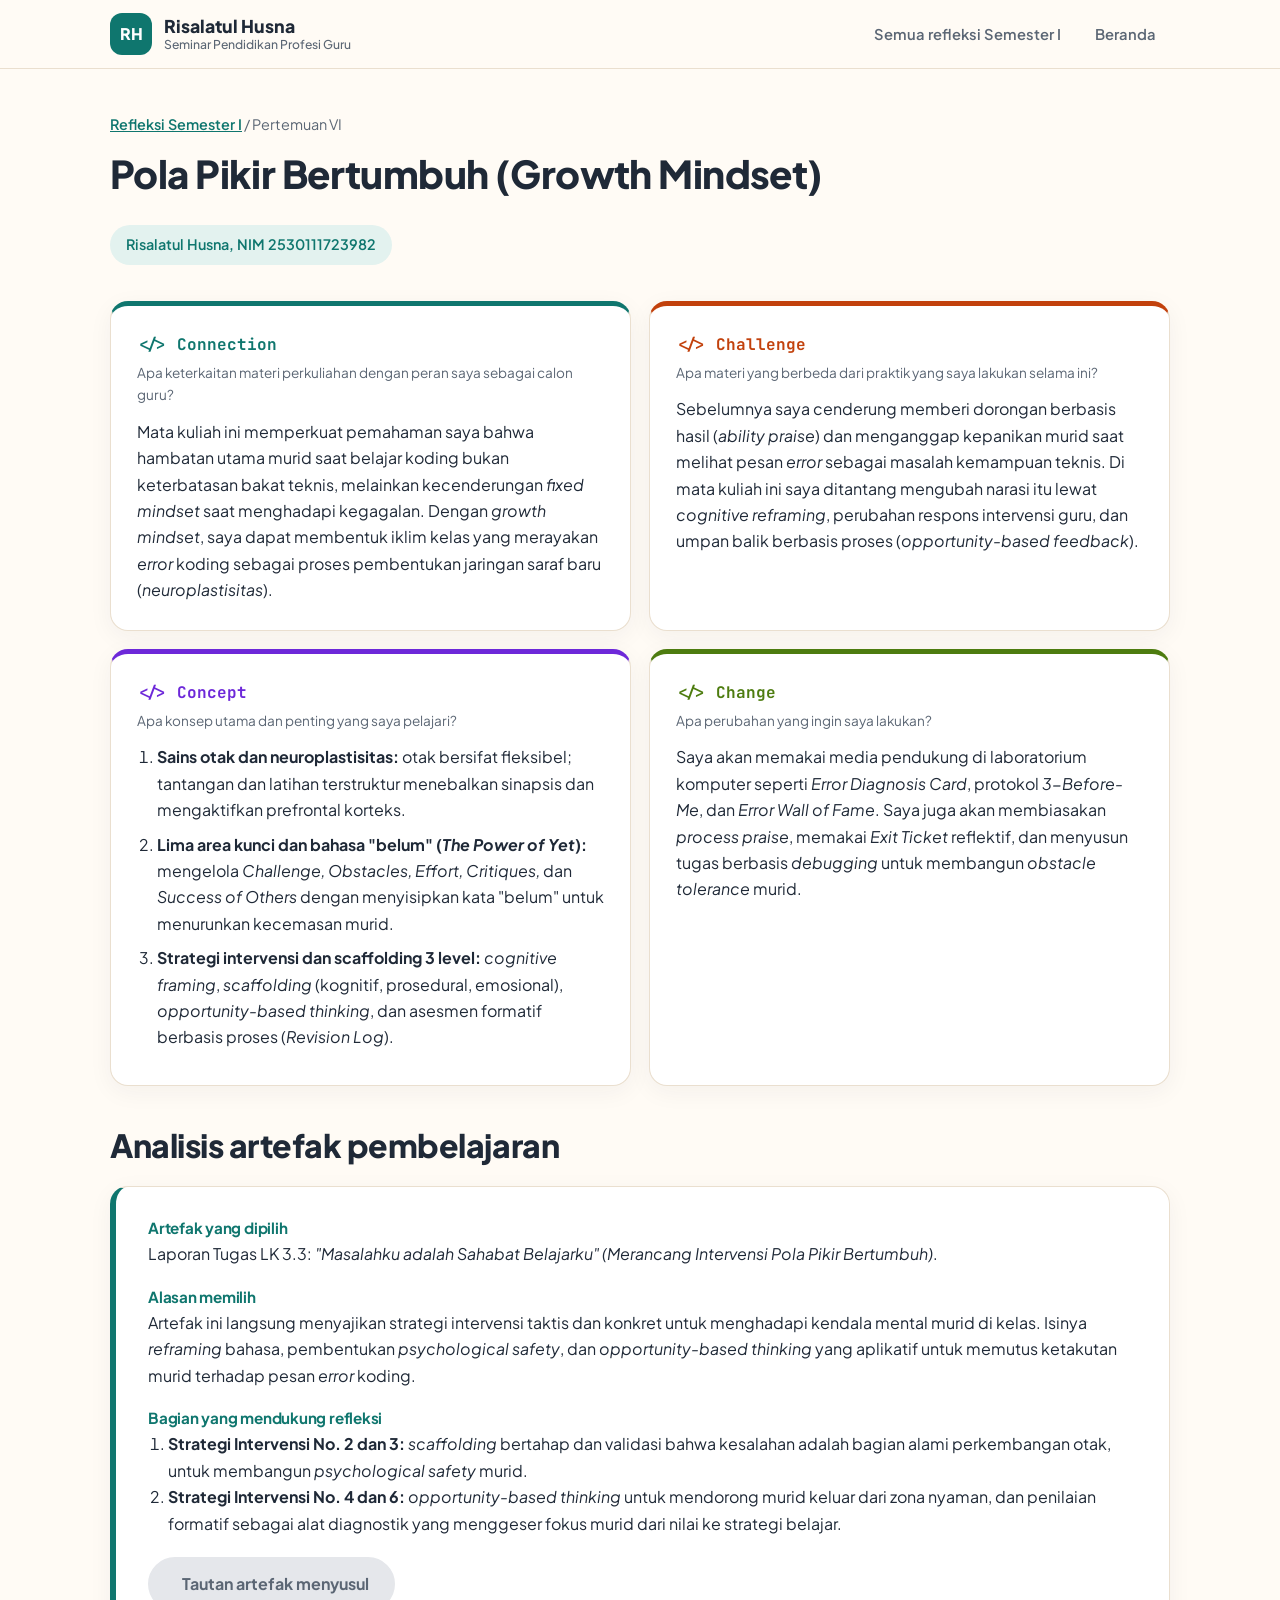
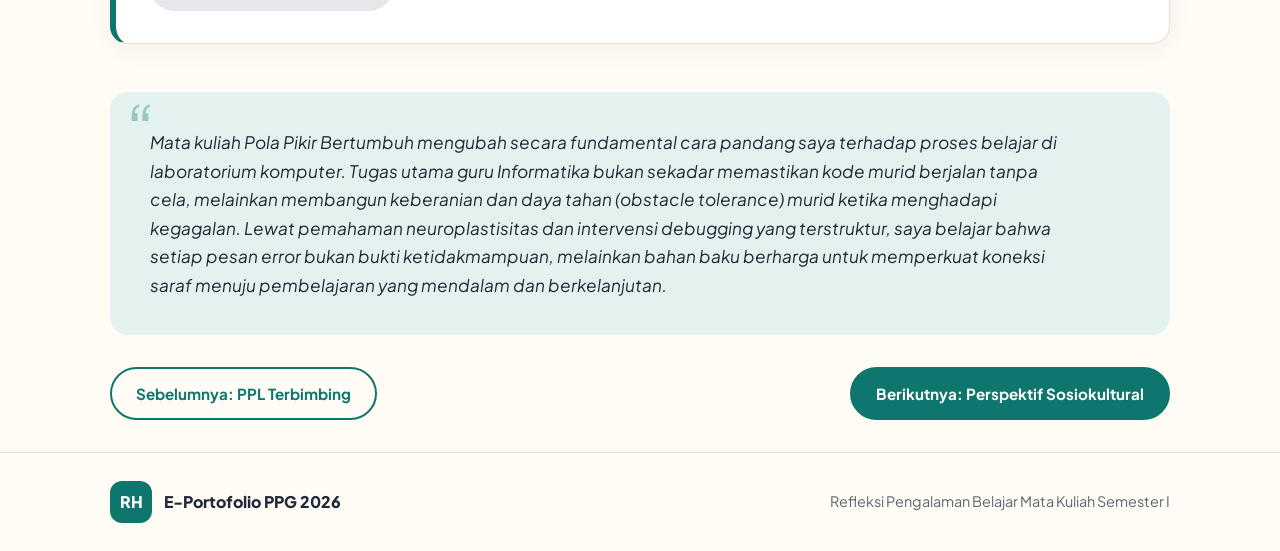
<file: semester1/growth-mindset.html>
<!DOCTYPE html>
<html lang="id">
<head>
  <meta charset="UTF-8" />
  <meta name="viewport" content="width=device-width, initial-scale=1.0" />
  <meta name="robots" content="noindex, nofollow" />
  <title>Pola Pikir Bertumbuh (Growth Mindset) | Refleksi Semester I | Risalatul Husna | Seminar Pendidikan Profesi Guru</title>
  <link rel="preconnect" href="https://fonts.googleapis.com" />
  <link rel="preconnect" href="https://fonts.gstatic.com" crossorigin />
  <link href="https://fonts.googleapis.com/css2?family=Plus+Jakarta+Sans:wght@400;500;600;700;800&family=JetBrains+Mono:wght@400;500;700&display=swap" rel="stylesheet" />
  <link rel="stylesheet" href="../assets/css/style.css" />
</head>
<body>

  <header class="nav">
    <div class="wrap">
      <a class="brand" href="../index.html"><span class="logo">RH</span><span class="brand-t">Risalatul Husna<small>Seminar Pendidikan Profesi Guru</small></span></a>
      <nav aria-label="Menu">
        <ul>
          <li><a href="index.html">Semua refleksi Semester I</a></li>
          <li><a href="../index.html">Beranda</a></li>
        </ul>
      </nav>
    </div>
  </header>

  <main class="wrap">
    <div class="rf-head">
      <p class="crumb"><a href="index.html">Refleksi Semester I</a> / Pertemuan VI</p>
      <h1>Pola Pikir Bertumbuh (Growth Mindset)</h1>
      <span class="idchip">Risalatul Husna, NIM 2530111723982</span>
    </div>

    <section style="padding:28px 0">
      <div class="c4">
        <article class="card c4-card connection">
          <div class="c4-tag">&lt;/&gt; Connection</div>
          <p class="c4-q">Apa keterkaitan materi perkuliahan dengan peran saya sebagai calon guru?</p>
          <p>Mata kuliah ini memperkuat pemahaman saya bahwa hambatan utama murid saat belajar koding bukan keterbatasan bakat teknis, melainkan kecenderungan <em>fixed mindset</em> saat menghadapi kegagalan. Dengan <em>growth mindset</em>, saya dapat membentuk iklim kelas yang merayakan <em>error</em> koding sebagai proses pembentukan jaringan saraf baru (<em>neuroplastisitas</em>).</p>
        </article>
        <article class="card c4-card challenge">
          <div class="c4-tag">&lt;/&gt; Challenge</div>
          <p class="c4-q">Apa materi yang berbeda dari praktik yang saya lakukan selama ini?</p>
          <p>Sebelumnya saya cenderung memberi dorongan berbasis hasil (<em>ability praise</em>) dan menganggap kepanikan murid saat melihat pesan <em>error</em> sebagai masalah kemampuan teknis. Di mata kuliah ini saya ditantang mengubah narasi itu lewat <em>cognitive reframing</em>, perubahan respons intervensi guru, dan umpan balik berbasis proses (<em>opportunity-based feedback</em>).</p>
        </article>
        <article class="card c4-card concept">
          <div class="c4-tag">&lt;/&gt; Concept</div>
          <p class="c4-q">Apa konsep utama dan penting yang saya pelajari?</p>
          <ol>
            <li><strong>Sains otak dan neuroplastisitas:</strong> otak bersifat fleksibel; tantangan dan latihan terstruktur menebalkan sinapsis dan mengaktifkan prefrontal korteks.</li>
            <li><strong>Lima area kunci dan bahasa "belum" (<em>The Power of Yet</em>):</strong> mengelola <em>Challenge, Obstacles, Effort, Critiques,</em> dan <em>Success of Others</em> dengan menyisipkan kata "belum" untuk menurunkan kecemasan murid.</li>
            <li><strong>Strategi intervensi dan scaffolding 3 level:</strong> <em>cognitive framing</em>, <em>scaffolding</em> (kognitif, prosedural, emosional), <em>opportunity-based thinking</em>, dan asesmen formatif berbasis proses (<em>Revision Log</em>).</li>
          </ol>
        </article>
        <article class="card c4-card change">
          <div class="c4-tag">&lt;/&gt; Change</div>
          <p class="c4-q">Apa perubahan yang ingin saya lakukan?</p>
          <p>Saya akan memakai media pendukung di laboratorium komputer seperti <em>Error Diagnosis Card</em>, protokol <em>3-Before-Me</em>, dan <em>Error Wall of Fame</em>. Saya juga akan membiasakan <em>process praise</em>, memakai <em>Exit Ticket</em> reflektif, dan menyusun tugas berbasis <em>debugging</em> untuk membangun <em>obstacle tolerance</em> murid.</p>
        </article>
      </div>
    </section>

    <section style="padding:12px 0 28px">
      <h2>Analisis artefak pembelajaran</h2>
      <div class="card artefak">
        <div class="art-block">
          <h3>Artefak yang dipilih</h3>
          <p>Laporan Tugas LK 3.3: <em>"Masalahku adalah Sahabat Belajarku" (Merancang Intervensi Pola Pikir Bertumbuh)</em>.</p>
        </div>
        <div class="art-block">
          <h3>Alasan memilih</h3>
          <p>Artefak ini langsung menyajikan strategi intervensi taktis dan konkret untuk menghadapi kendala mental murid di kelas. Isinya <em>reframing</em> bahasa, pembentukan <em>psychological safety</em>, dan <em>opportunity-based thinking</em> yang aplikatif untuk memutus ketakutan murid terhadap pesan <em>error</em> koding.</p>
        </div>
        <div class="art-block">
          <h3>Bagian yang mendukung refleksi</h3>
          <ol>
            <li><strong>Strategi Intervensi No. 2 dan 3:</strong> <em>scaffolding</em> bertahap dan validasi bahwa kesalahan adalah bagian alami perkembangan otak, untuk membangun <em>psychological safety</em> murid.</li>
            <li><strong>Strategi Intervensi No. 4 dan 6:</strong> <em>opportunity-based thinking</em> untuk mendorong murid keluar dari zona nyaman, dan penilaian formatif sebagai alat diagnostik yang menggeser fokus murid dari nilai ke strategi belajar.</li>
          </ol>
        </div>
        <!-- GANTI href="#" dengan link Google Drive artefak (akhiri dengan /preview) -->
        <a class="btn" href="#" target="_blank" rel="noopener">Lihat artefak (PDF)</a>
      </div>
    </section>

    <blockquote class="penutup">
      <p>Mata kuliah Pola Pikir Bertumbuh mengubah secara fundamental cara pandang saya terhadap proses belajar di laboratorium komputer. Tugas utama guru Informatika bukan sekadar memastikan kode murid berjalan tanpa cela, melainkan membangun keberanian dan daya tahan (<em>obstacle tolerance</em>) murid ketika menghadapi kegagalan. Lewat pemahaman neuroplastisitas dan intervensi <em>debugging</em> yang terstruktur, saya belajar bahwa setiap pesan <em>error</em> bukan bukti ketidakmampuan, melainkan bahan baku berharga untuk memperkuat koneksi saraf menuju pembelajaran yang mendalam dan berkelanjutan.</p>
    </blockquote>

    <nav class="pn" aria-label="Navigasi refleksi">
      <a class="btn ghost" href="ppl-terbimbing.html">Sebelumnya: PPL Terbimbing</a>
      <a class="btn" href="sosiokultural.html">Berikutnya: Perspektif Sosiokultural</a>
    </nav>
  </main>

  <footer>
    <div class="wrap">
      <a class="brand" href="../index.html"><span class="logo">RH</span> E-Portofolio PPG 2026</a>
      <span>Refleksi Pengalaman Belajar Mata Kuliah Semester I</span>
    </div>
  </footer>

</body>
</html>
</file>
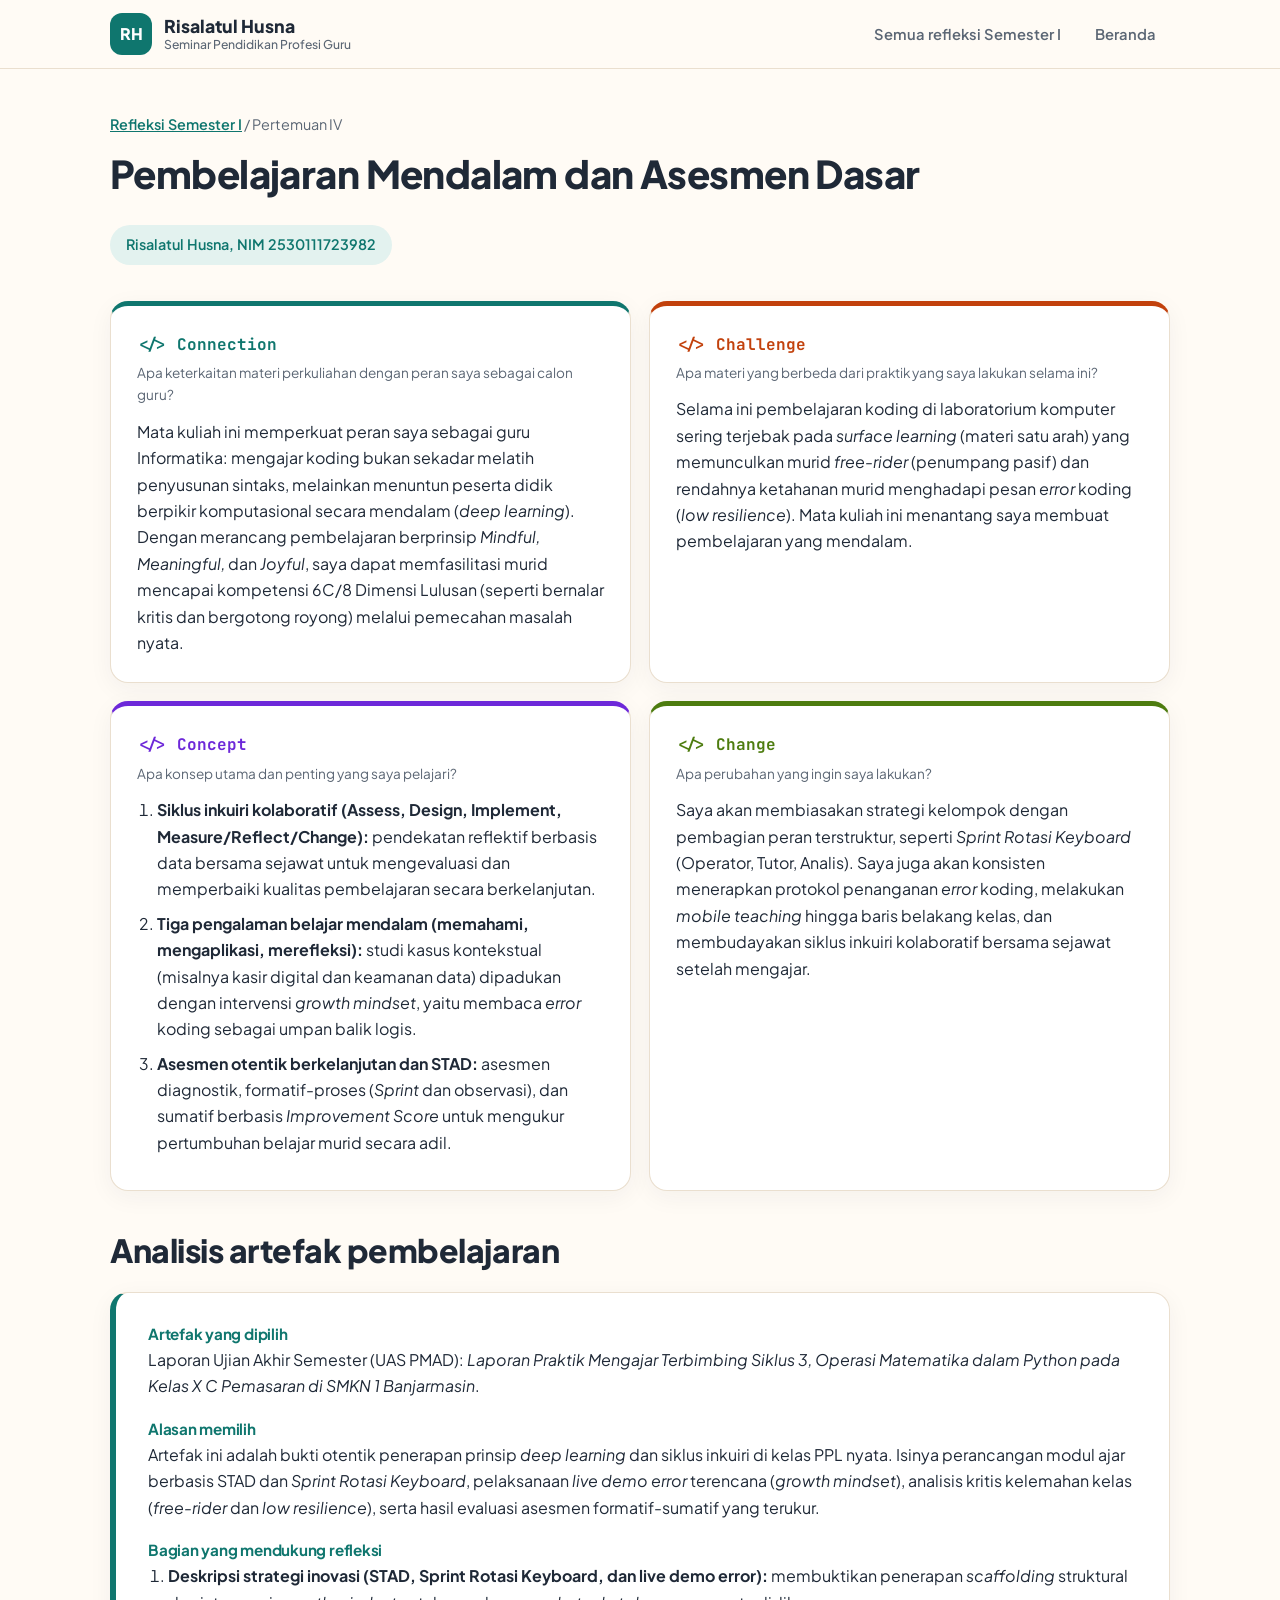
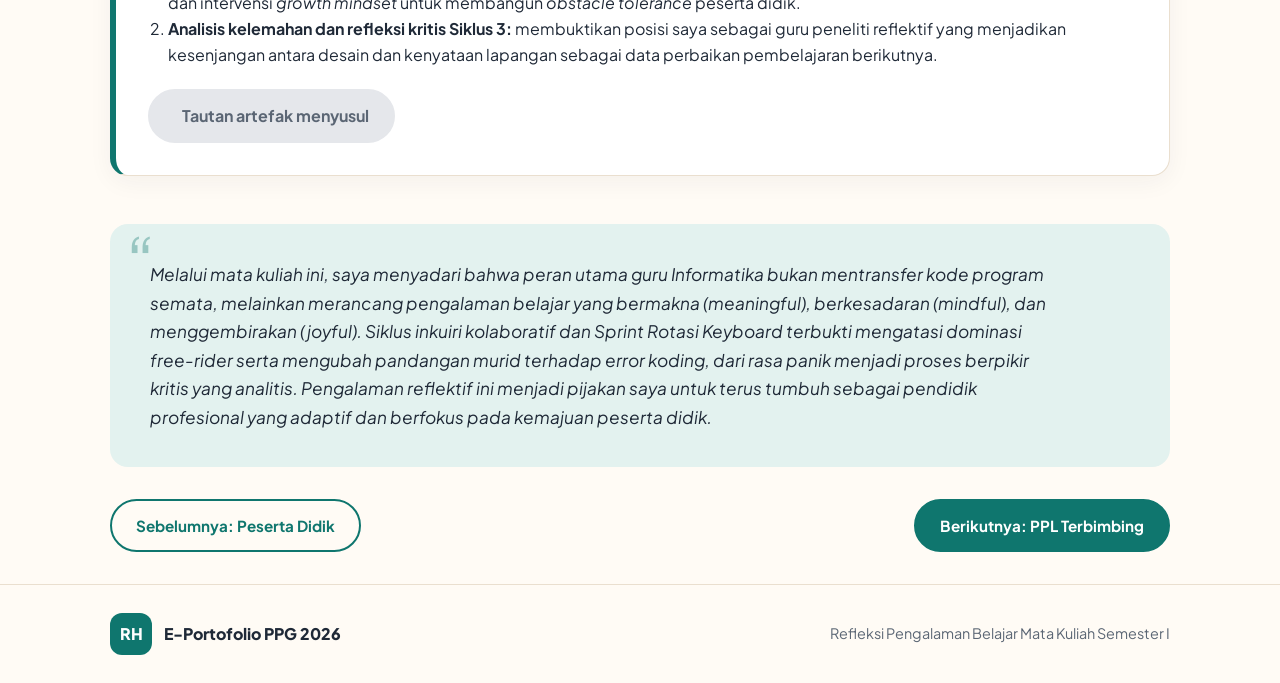
<file: semester1/pembelajaran-mendalam-dasar.html>
<!DOCTYPE html>
<html lang="id">
<head>
  <meta charset="UTF-8" />
  <meta name="viewport" content="width=device-width, initial-scale=1.0" />
  <meta name="robots" content="noindex, nofollow" />
  <title>Pembelajaran Mendalam dan Asesmen Dasar | Refleksi Semester I | Risalatul Husna | Seminar Pendidikan Profesi Guru</title>
  <link rel="preconnect" href="https://fonts.googleapis.com" />
  <link rel="preconnect" href="https://fonts.gstatic.com" crossorigin />
  <link href="https://fonts.googleapis.com/css2?family=Plus+Jakarta+Sans:wght@400;500;600;700;800&family=JetBrains+Mono:wght@400;500;700&display=swap" rel="stylesheet" />
  <link rel="stylesheet" href="../assets/css/style.css" />
</head>
<body>

  <header class="nav">
    <div class="wrap">
      <a class="brand" href="../index.html"><span class="logo">RH</span><span class="brand-t">Risalatul Husna<small>Seminar Pendidikan Profesi Guru</small></span></a>
      <nav aria-label="Menu">
        <ul>
          <li><a href="index.html">Semua refleksi Semester I</a></li>
          <li><a href="../index.html">Beranda</a></li>
        </ul>
      </nav>
    </div>
  </header>

  <main class="wrap">
    <div class="rf-head">
      <p class="crumb"><a href="index.html">Refleksi Semester I</a> / Pertemuan IV</p>
      <h1>Pembelajaran Mendalam dan Asesmen Dasar</h1>
      <span class="idchip">Risalatul Husna, NIM 2530111723982</span>
    </div>

    <section style="padding:28px 0">
      <div class="c4">
        <article class="card c4-card connection">
          <div class="c4-tag">&lt;/&gt; Connection</div>
          <p class="c4-q">Apa keterkaitan materi perkuliahan dengan peran saya sebagai calon guru?</p>
          <p>Mata kuliah ini memperkuat peran saya sebagai guru Informatika: mengajar koding bukan sekadar melatih penyusunan sintaks, melainkan menuntun peserta didik berpikir komputasional secara mendalam (<em>deep learning</em>). Dengan merancang pembelajaran berprinsip <em>Mindful, Meaningful,</em> dan <em>Joyful</em>, saya dapat memfasilitasi murid mencapai kompetensi 6C/8 Dimensi Lulusan (seperti bernalar kritis dan bergotong royong) melalui pemecahan masalah nyata.</p>
        </article>
        <article class="card c4-card challenge">
          <div class="c4-tag">&lt;/&gt; Challenge</div>
          <p class="c4-q">Apa materi yang berbeda dari praktik yang saya lakukan selama ini?</p>
          <p>Selama ini pembelajaran koding di laboratorium komputer sering terjebak pada <em>surface learning</em> (materi satu arah) yang memunculkan murid <em>free-rider</em> (penumpang pasif) dan rendahnya ketahanan murid menghadapi pesan <em>error</em> koding (<em>low resilience</em>). Mata kuliah ini menantang saya membuat pembelajaran yang mendalam.</p>
        </article>
        <article class="card c4-card concept">
          <div class="c4-tag">&lt;/&gt; Concept</div>
          <p class="c4-q">Apa konsep utama dan penting yang saya pelajari?</p>
          <ol>
            <li><strong>Siklus inkuiri kolaboratif (Assess, Design, Implement, Measure/Reflect/Change):</strong> pendekatan reflektif berbasis data bersama sejawat untuk mengevaluasi dan memperbaiki kualitas pembelajaran secara berkelanjutan.</li>
            <li><strong>Tiga pengalaman belajar mendalam (memahami, mengaplikasi, merefleksi):</strong> studi kasus kontekstual (misalnya kasir digital dan keamanan data) dipadukan dengan intervensi <em>growth mindset</em>, yaitu membaca <em>error</em> koding sebagai umpan balik logis.</li>
            <li><strong>Asesmen otentik berkelanjutan dan STAD:</strong> asesmen diagnostik, formatif-proses (<em>Sprint</em> dan observasi), dan sumatif berbasis <em>Improvement Score</em> untuk mengukur pertumbuhan belajar murid secara adil.</li>
          </ol>
        </article>
        <article class="card c4-card change">
          <div class="c4-tag">&lt;/&gt; Change</div>
          <p class="c4-q">Apa perubahan yang ingin saya lakukan?</p>
          <p>Saya akan membiasakan strategi kelompok dengan pembagian peran terstruktur, seperti <em>Sprint Rotasi Keyboard</em> (Operator, Tutor, Analis). Saya juga akan konsisten menerapkan protokol penanganan <em>error</em> koding, melakukan <em>mobile teaching</em> hingga baris belakang kelas, dan membudayakan siklus inkuiri kolaboratif bersama sejawat setelah mengajar.</p>
        </article>
      </div>
    </section>

    <section style="padding:12px 0 28px">
      <h2>Analisis artefak pembelajaran</h2>
      <div class="card artefak">
        <div class="art-block">
          <h3>Artefak yang dipilih</h3>
          <p>Laporan Ujian Akhir Semester (UAS PMAD): <em>Laporan Praktik Mengajar Terbimbing Siklus 3, Operasi Matematika dalam Python pada Kelas X C Pemasaran di SMKN 1 Banjarmasin</em>.</p>
        </div>
        <div class="art-block">
          <h3>Alasan memilih</h3>
          <p>Artefak ini adalah bukti otentik penerapan prinsip <em>deep learning</em> dan siklus inkuiri di kelas PPL nyata. Isinya perancangan modul ajar berbasis STAD dan <em>Sprint Rotasi Keyboard</em>, pelaksanaan <em>live demo error</em> terencana (<em>growth mindset</em>), analisis kritis kelemahan kelas (<em>free-rider</em> dan <em>low resilience</em>), serta hasil evaluasi asesmen formatif-sumatif yang terukur.</p>
        </div>
        <div class="art-block">
          <h3>Bagian yang mendukung refleksi</h3>
          <ol>
            <li><strong>Deskripsi strategi inovasi (STAD, Sprint Rotasi Keyboard, dan live demo error):</strong> membuktikan penerapan <em>scaffolding</em> struktural dan intervensi <em>growth mindset</em> untuk membangun <em>obstacle tolerance</em> peserta didik.</li>
            <li><strong>Analisis kelemahan dan refleksi kritis Siklus 3:</strong> membuktikan posisi saya sebagai guru peneliti reflektif yang menjadikan kesenjangan antara desain dan kenyataan lapangan sebagai data perbaikan pembelajaran berikutnya.</li>
          </ol>
        </div>
        <!-- GANTI href="#" dengan link Google Drive artefak (akhiri dengan /preview) -->
        <a class="btn" href="#" target="_blank" rel="noopener">Lihat artefak (PDF)</a>
      </div>
    </section>

    <blockquote class="penutup">
      <p>Melalui mata kuliah ini, saya menyadari bahwa peran utama guru Informatika bukan mentransfer kode program semata, melainkan merancang pengalaman belajar yang bermakna (<em>meaningful</em>), berkesadaran (<em>mindful</em>), dan menggembirakan (<em>joyful</em>). Siklus inkuiri kolaboratif dan <em>Sprint Rotasi Keyboard</em> terbukti mengatasi dominasi <em>free-rider</em> serta mengubah pandangan murid terhadap <em>error</em> koding, dari rasa panik menjadi proses berpikir kritis yang analitis. Pengalaman reflektif ini menjadi pijakan saya untuk terus tumbuh sebagai pendidik profesional yang adaptif dan berfokus pada kemajuan peserta didik.</p>
    </blockquote>

    <nav class="pn" aria-label="Navigasi refleksi">
      <a class="btn ghost" href="peserta-didik.html">Sebelumnya: Peserta Didik</a>
      <a class="btn" href="ppl-terbimbing.html">Berikutnya: PPL Terbimbing</a>
    </nav>
  </main>

  <footer>
    <div class="wrap">
      <a class="brand" href="../index.html"><span class="logo">RH</span> E-Portofolio PPG 2026</a>
      <span>Refleksi Pengalaman Belajar Mata Kuliah Semester I</span>
    </div>
  </footer>

</body>
</html>
</file>
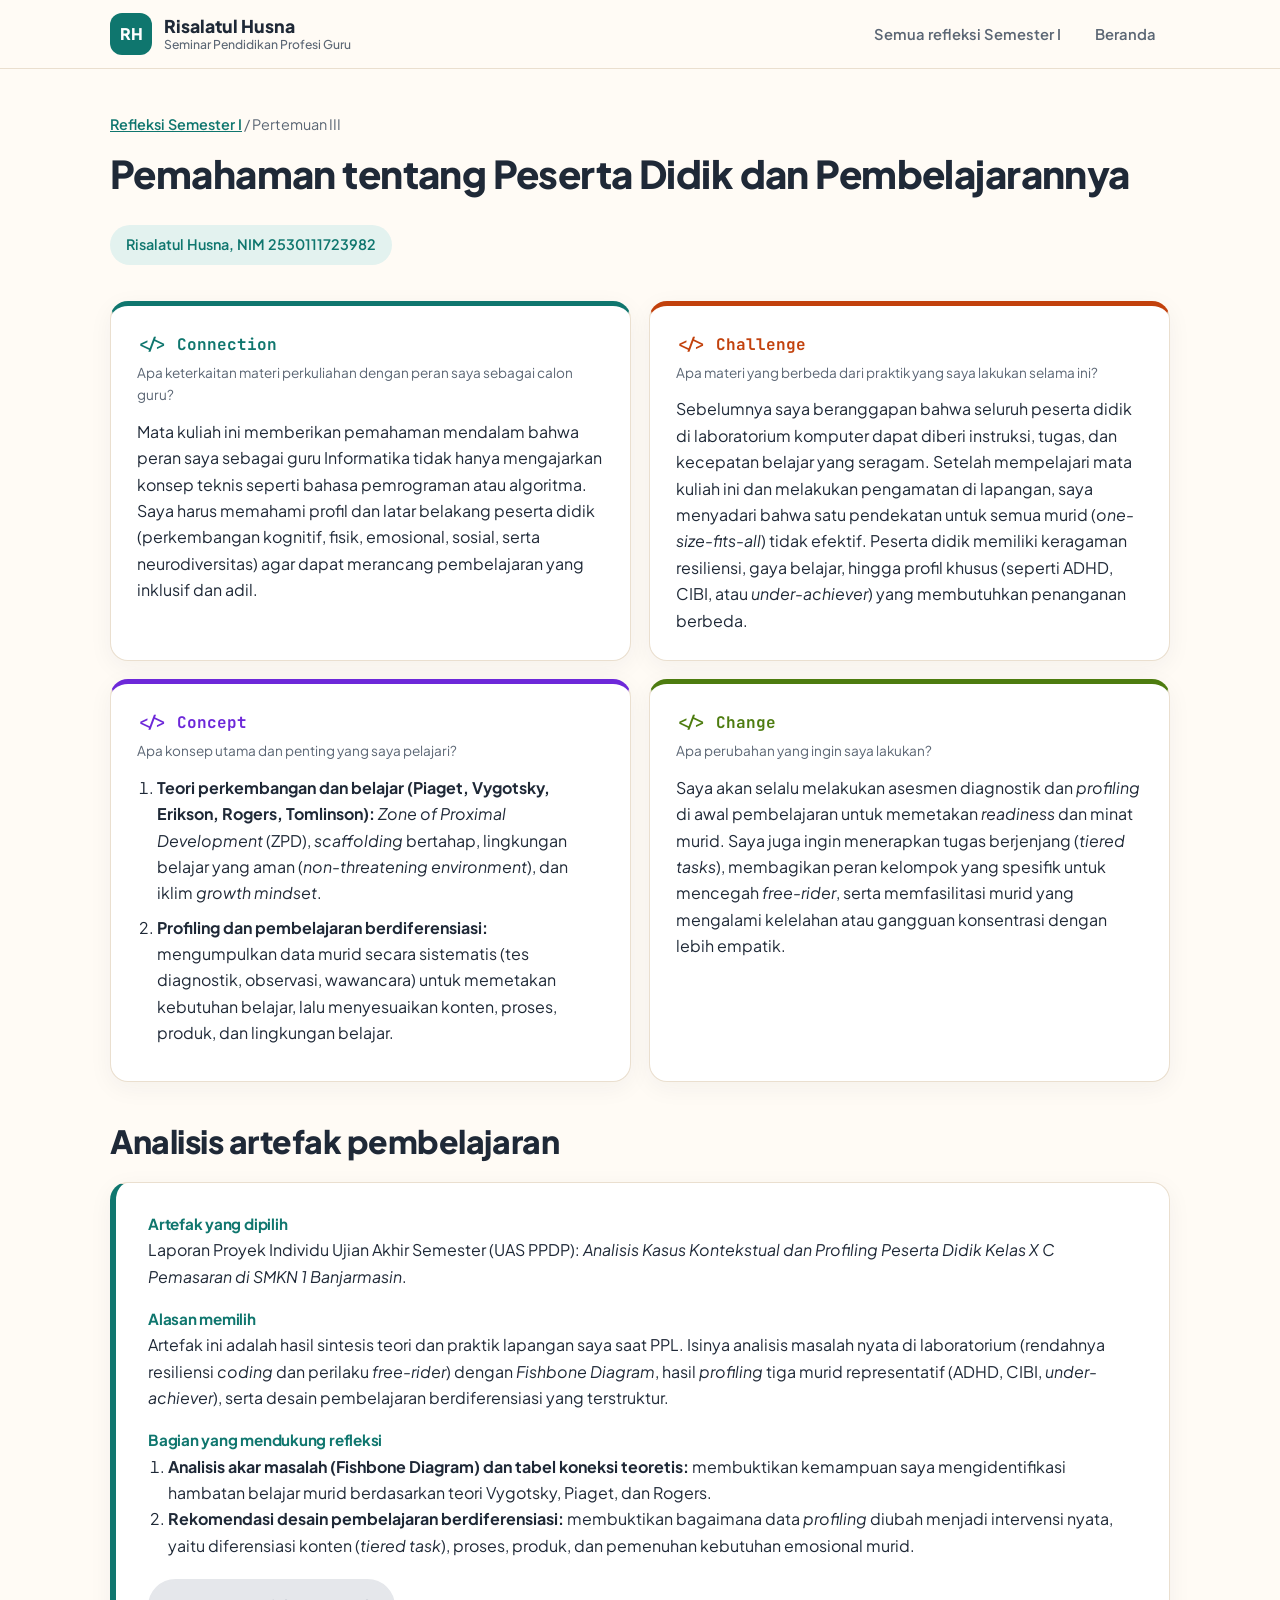
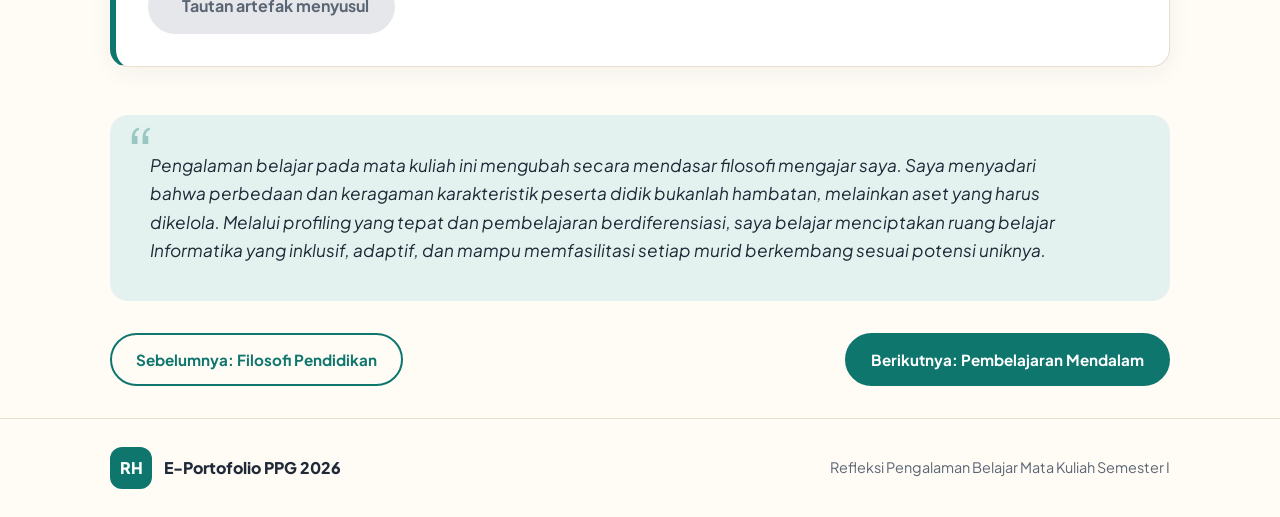
<file: semester1/peserta-didik.html>
<!DOCTYPE html>
<html lang="id">
<head>
  <meta charset="UTF-8" />
  <meta name="viewport" content="width=device-width, initial-scale=1.0" />
  <meta name="robots" content="noindex, nofollow" />
  <title>Pemahaman tentang Peserta Didik dan Pembelajarannya | Refleksi Semester I | Risalatul Husna | Seminar Pendidikan Profesi Guru</title>
  <link rel="preconnect" href="https://fonts.googleapis.com" />
  <link rel="preconnect" href="https://fonts.gstatic.com" crossorigin />
  <link href="https://fonts.googleapis.com/css2?family=Plus+Jakarta+Sans:wght@400;500;600;700;800&family=JetBrains+Mono:wght@400;500;700&display=swap" rel="stylesheet" />
  <link rel="stylesheet" href="../assets/css/style.css" />
</head>
<body>

  <header class="nav">
    <div class="wrap">
      <a class="brand" href="../index.html"><span class="logo">RH</span><span class="brand-t">Risalatul Husna<small>Seminar Pendidikan Profesi Guru</small></span></a>
      <nav aria-label="Menu">
        <ul>
          <li><a href="index.html">Semua refleksi Semester I</a></li>
          <li><a href="../index.html">Beranda</a></li>
        </ul>
      </nav>
    </div>
  </header>

  <main class="wrap">
    <div class="rf-head">
      <p class="crumb"><a href="index.html">Refleksi Semester I</a> / Pertemuan III</p>
      <h1>Pemahaman tentang Peserta Didik dan Pembelajarannya</h1>
      <span class="idchip">Risalatul Husna, NIM 2530111723982</span>
    </div>

    <section style="padding:28px 0">
      <div class="c4">
        <article class="card c4-card connection">
          <div class="c4-tag">&lt;/&gt; Connection</div>
          <p class="c4-q">Apa keterkaitan materi perkuliahan dengan peran saya sebagai calon guru?</p>
          <p>Mata kuliah ini memberikan pemahaman mendalam bahwa peran saya sebagai guru Informatika tidak hanya mengajarkan konsep teknis seperti bahasa pemrograman atau algoritma. Saya harus memahami profil dan latar belakang peserta didik (perkembangan kognitif, fisik, emosional, sosial, serta neurodiversitas) agar dapat merancang pembelajaran yang inklusif dan adil.</p>
        </article>
        <article class="card c4-card challenge">
          <div class="c4-tag">&lt;/&gt; Challenge</div>
          <p class="c4-q">Apa materi yang berbeda dari praktik yang saya lakukan selama ini?</p>
          <p>Sebelumnya saya beranggapan bahwa seluruh peserta didik di laboratorium komputer dapat diberi instruksi, tugas, dan kecepatan belajar yang seragam. Setelah mempelajari mata kuliah ini dan melakukan pengamatan di lapangan, saya menyadari bahwa satu pendekatan untuk semua murid (<em>one-size-fits-all</em>) tidak efektif. Peserta didik memiliki keragaman resiliensi, gaya belajar, hingga profil khusus (seperti ADHD, CIBI, atau <em>under-achiever</em>) yang membutuhkan penanganan berbeda.</p>
        </article>
        <article class="card c4-card concept">
          <div class="c4-tag">&lt;/&gt; Concept</div>
          <p class="c4-q">Apa konsep utama dan penting yang saya pelajari?</p>
          <ol>
            <li><strong>Teori perkembangan dan belajar (Piaget, Vygotsky, Erikson, Rogers, Tomlinson):</strong> <em>Zone of Proximal Development</em> (ZPD), <em>scaffolding</em> bertahap, lingkungan belajar yang aman (<em>non-threatening environment</em>), dan iklim <em>growth mindset</em>.</li>
            <li><strong>Profiling dan pembelajaran berdiferensiasi:</strong> mengumpulkan data murid secara sistematis (tes diagnostik, observasi, wawancara) untuk memetakan kebutuhan belajar, lalu menyesuaikan konten, proses, produk, dan lingkungan belajar.</li>
          </ol>
        </article>
        <article class="card c4-card change">
          <div class="c4-tag">&lt;/&gt; Change</div>
          <p class="c4-q">Apa perubahan yang ingin saya lakukan?</p>
          <p>Saya akan selalu melakukan asesmen diagnostik dan <em>profiling</em> di awal pembelajaran untuk memetakan <em>readiness</em> dan minat murid. Saya juga ingin menerapkan tugas berjenjang (<em>tiered tasks</em>), membagikan peran kelompok yang spesifik untuk mencegah <em>free-rider</em>, serta memfasilitasi murid yang mengalami kelelahan atau gangguan konsentrasi dengan lebih empatik.</p>
        </article>
      </div>
    </section>

    <section style="padding:12px 0 28px">
      <h2>Analisis artefak pembelajaran</h2>
      <div class="card artefak">
        <div class="art-block">
          <h3>Artefak yang dipilih</h3>
          <p>Laporan Proyek Individu Ujian Akhir Semester (UAS PPDP): <em>Analisis Kasus Kontekstual dan Profiling Peserta Didik Kelas X C Pemasaran di SMKN 1 Banjarmasin</em>.</p>
        </div>
        <div class="art-block">
          <h3>Alasan memilih</h3>
          <p>Artefak ini adalah hasil sintesis teori dan praktik lapangan saya saat PPL. Isinya analisis masalah nyata di laboratorium (rendahnya resiliensi <em>coding</em> dan perilaku <em>free-rider</em>) dengan <em>Fishbone Diagram</em>, hasil <em>profiling</em> tiga murid representatif (ADHD, CIBI, <em>under-achiever</em>), serta desain pembelajaran berdiferensiasi yang terstruktur.</p>
        </div>
        <div class="art-block">
          <h3>Bagian yang mendukung refleksi</h3>
          <ol>
            <li><strong>Analisis akar masalah (Fishbone Diagram) dan tabel koneksi teoretis:</strong> membuktikan kemampuan saya mengidentifikasi hambatan belajar murid berdasarkan teori Vygotsky, Piaget, dan Rogers.</li>
            <li><strong>Rekomendasi desain pembelajaran berdiferensiasi:</strong> membuktikan bagaimana data <em>profiling</em> diubah menjadi intervensi nyata, yaitu diferensiasi konten (<em>tiered task</em>), proses, produk, dan pemenuhan kebutuhan emosional murid.</li>
          </ol>
        </div>
        <!-- GANTI href="#" dengan link Google Drive artefak (akhiri dengan /preview) -->
        <a class="btn" href="#" target="_blank" rel="noopener">Lihat artefak (PDF)</a>
      </div>
    </section>

    <blockquote class="penutup">
      <p>Pengalaman belajar pada mata kuliah ini mengubah secara mendasar filosofi mengajar saya. Saya menyadari bahwa perbedaan dan keragaman karakteristik peserta didik bukanlah hambatan, melainkan aset yang harus dikelola. Melalui <em>profiling</em> yang tepat dan pembelajaran berdiferensiasi, saya belajar menciptakan ruang belajar Informatika yang inklusif, adaptif, dan mampu memfasilitasi setiap murid berkembang sesuai potensi uniknya.</p>
    </blockquote>

    <nav class="pn" aria-label="Navigasi refleksi">
      <a class="btn ghost" href="filosofi-pendidikan.html">Sebelumnya: Filosofi Pendidikan</a>
      <a class="btn" href="pembelajaran-mendalam-dasar.html">Berikutnya: Pembelajaran Mendalam</a>
    </nav>
  </main>

  <footer>
    <div class="wrap">
      <a class="brand" href="../index.html"><span class="logo">RH</span> E-Portofolio PPG 2026</a>
      <span>Refleksi Pengalaman Belajar Mata Kuliah Semester I</span>
    </div>
  </footer>

</body>
</html>
</file>
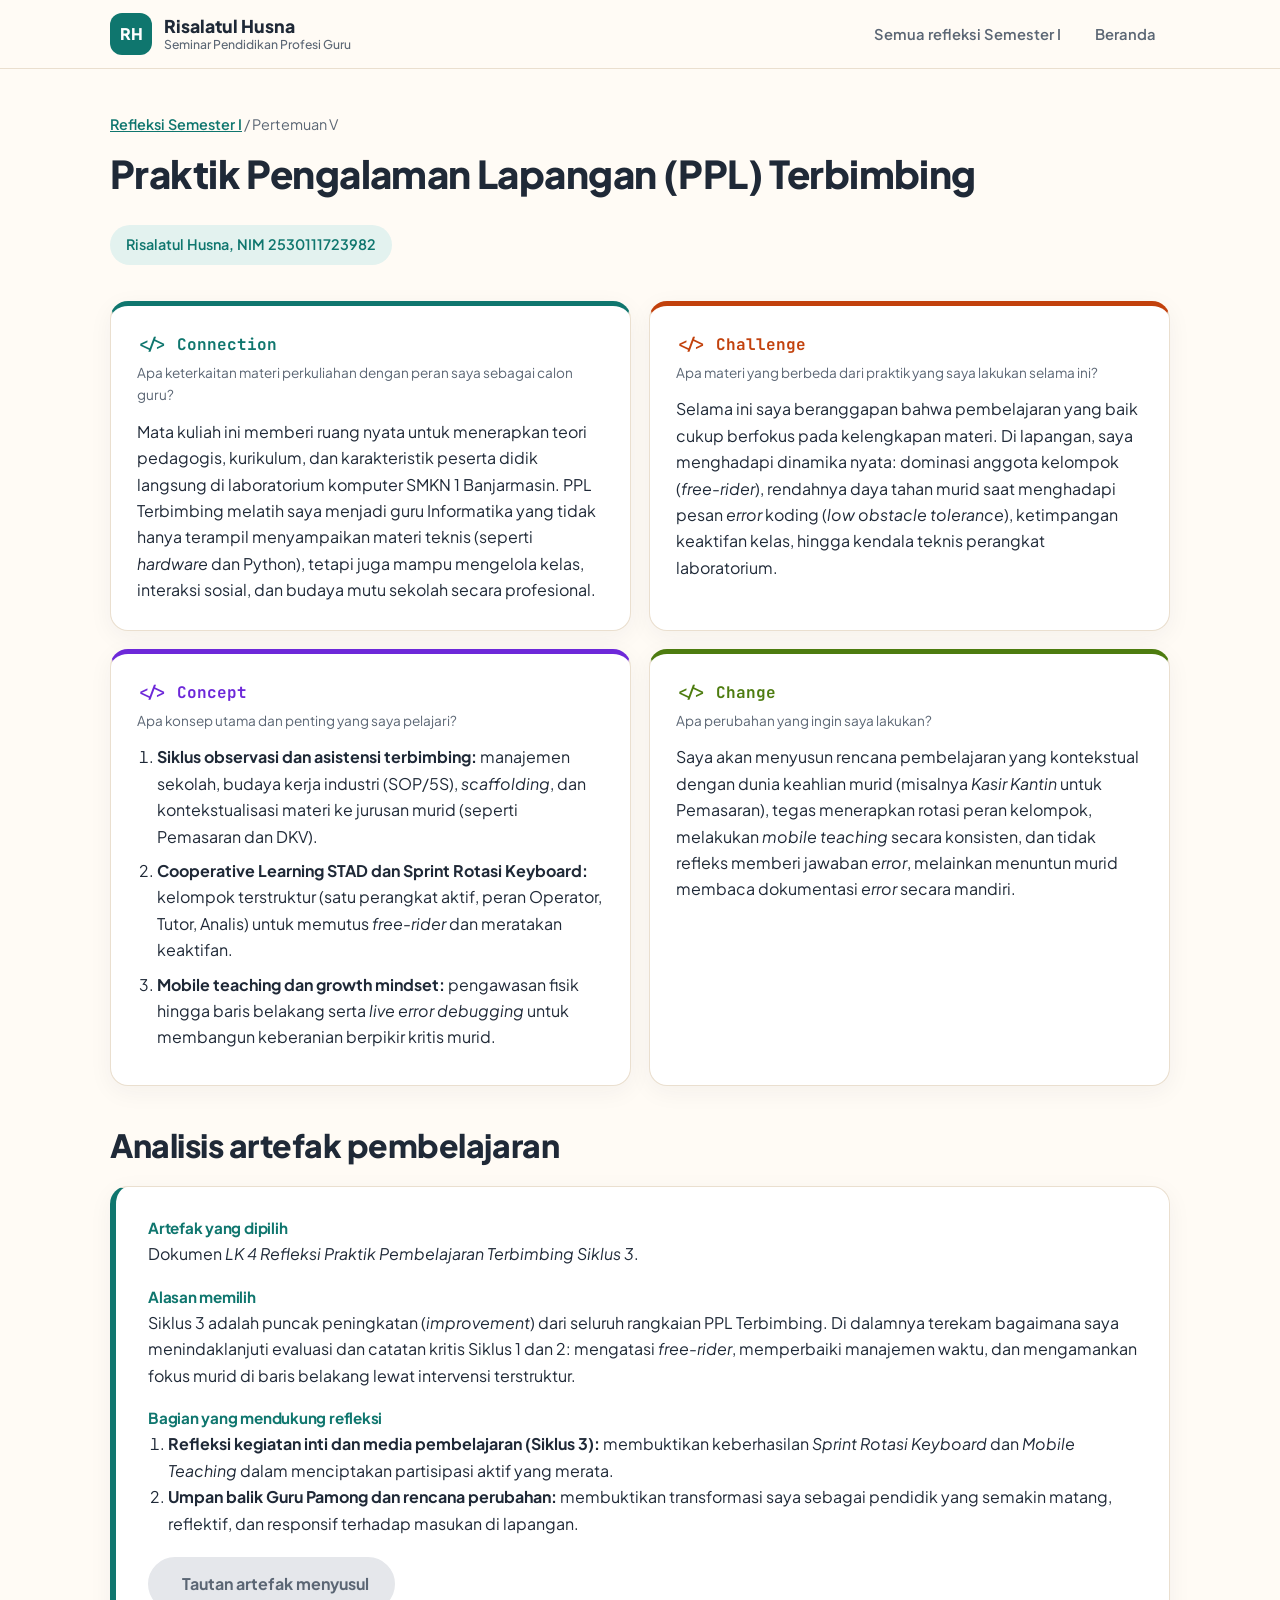
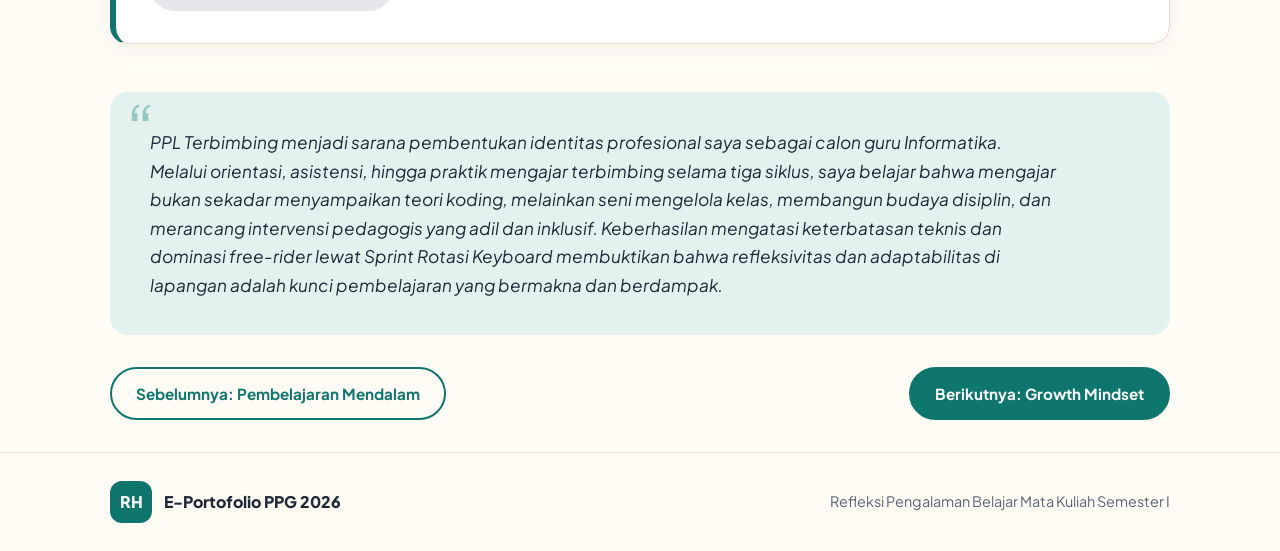
<file: semester1/ppl-terbimbing.html>
<!DOCTYPE html>
<html lang="id">
<head>
  <meta charset="UTF-8" />
  <meta name="viewport" content="width=device-width, initial-scale=1.0" />
  <meta name="robots" content="noindex, nofollow" />
  <title>Praktik Pengalaman Lapangan (PPL) Terbimbing | Refleksi Semester I | Risalatul Husna | Seminar Pendidikan Profesi Guru</title>
  <link rel="preconnect" href="https://fonts.googleapis.com" />
  <link rel="preconnect" href="https://fonts.gstatic.com" crossorigin />
  <link href="https://fonts.googleapis.com/css2?family=Plus+Jakarta+Sans:wght@400;500;600;700;800&family=JetBrains+Mono:wght@400;500;700&display=swap" rel="stylesheet" />
  <link rel="stylesheet" href="../assets/css/style.css" />
</head>
<body>

  <header class="nav">
    <div class="wrap">
      <a class="brand" href="../index.html"><span class="logo">RH</span><span class="brand-t">Risalatul Husna<small>Seminar Pendidikan Profesi Guru</small></span></a>
      <nav aria-label="Menu">
        <ul>
          <li><a href="index.html">Semua refleksi Semester I</a></li>
          <li><a href="../index.html">Beranda</a></li>
        </ul>
      </nav>
    </div>
  </header>

  <main class="wrap">
    <div class="rf-head">
      <p class="crumb"><a href="index.html">Refleksi Semester I</a> / Pertemuan V</p>
      <h1>Praktik Pengalaman Lapangan (PPL) Terbimbing</h1>
      <span class="idchip">Risalatul Husna, NIM 2530111723982</span>
    </div>

    <section style="padding:28px 0">
      <div class="c4">
        <article class="card c4-card connection">
          <div class="c4-tag">&lt;/&gt; Connection</div>
          <p class="c4-q">Apa keterkaitan materi perkuliahan dengan peran saya sebagai calon guru?</p>
          <p>Mata kuliah ini memberi ruang nyata untuk menerapkan teori pedagogis, kurikulum, dan karakteristik peserta didik langsung di laboratorium komputer SMKN 1 Banjarmasin. PPL Terbimbing melatih saya menjadi guru Informatika yang tidak hanya terampil menyampaikan materi teknis (seperti <em>hardware</em> dan Python), tetapi juga mampu mengelola kelas, interaksi sosial, dan budaya mutu sekolah secara profesional.</p>
        </article>
        <article class="card c4-card challenge">
          <div class="c4-tag">&lt;/&gt; Challenge</div>
          <p class="c4-q">Apa materi yang berbeda dari praktik yang saya lakukan selama ini?</p>
          <p>Selama ini saya beranggapan bahwa pembelajaran yang baik cukup berfokus pada kelengkapan materi. Di lapangan, saya menghadapi dinamika nyata: dominasi anggota kelompok (<em>free-rider</em>), rendahnya daya tahan murid saat menghadapi pesan <em>error</em> koding (<em>low obstacle tolerance</em>), ketimpangan keaktifan kelas, hingga kendala teknis perangkat laboratorium.</p>
        </article>
        <article class="card c4-card concept">
          <div class="c4-tag">&lt;/&gt; Concept</div>
          <p class="c4-q">Apa konsep utama dan penting yang saya pelajari?</p>
          <ol>
            <li><strong>Siklus observasi dan asistensi terbimbing:</strong> manajemen sekolah, budaya kerja industri (SOP/5S), <em>scaffolding</em>, dan kontekstualisasi materi ke jurusan murid (seperti Pemasaran dan DKV).</li>
            <li><strong>Cooperative Learning STAD dan Sprint Rotasi Keyboard:</strong> kelompok terstruktur (satu perangkat aktif, peran Operator, Tutor, Analis) untuk memutus <em>free-rider</em> dan meratakan keaktifan.</li>
            <li><strong>Mobile teaching dan growth mindset:</strong> pengawasan fisik hingga baris belakang serta <em>live error debugging</em> untuk membangun keberanian berpikir kritis murid.</li>
          </ol>
        </article>
        <article class="card c4-card change">
          <div class="c4-tag">&lt;/&gt; Change</div>
          <p class="c4-q">Apa perubahan yang ingin saya lakukan?</p>
          <p>Saya akan menyusun rencana pembelajaran yang kontekstual dengan dunia keahlian murid (misalnya <em>Kasir Kantin</em> untuk Pemasaran), tegas menerapkan rotasi peran kelompok, melakukan <em>mobile teaching</em> secara konsisten, dan tidak refleks memberi jawaban <em>error</em>, melainkan menuntun murid membaca dokumentasi <em>error</em> secara mandiri.</p>
        </article>
      </div>
    </section>

    <section style="padding:12px 0 28px">
      <h2>Analisis artefak pembelajaran</h2>
      <div class="card artefak">
        <div class="art-block">
          <h3>Artefak yang dipilih</h3>
          <p>Dokumen <em>LK 4 Refleksi Praktik Pembelajaran Terbimbing Siklus 3</em>.</p>
        </div>
        <div class="art-block">
          <h3>Alasan memilih</h3>
          <p>Siklus 3 adalah puncak peningkatan (<em>improvement</em>) dari seluruh rangkaian PPL Terbimbing. Di dalamnya terekam bagaimana saya menindaklanjuti evaluasi dan catatan kritis Siklus 1 dan 2: mengatasi <em>free-rider</em>, memperbaiki manajemen waktu, dan mengamankan fokus murid di baris belakang lewat intervensi terstruktur.</p>
        </div>
        <div class="art-block">
          <h3>Bagian yang mendukung refleksi</h3>
          <ol>
            <li><strong>Refleksi kegiatan inti dan media pembelajaran (Siklus 3):</strong> membuktikan keberhasilan <em>Sprint Rotasi Keyboard</em> dan <em>Mobile Teaching</em> dalam menciptakan partisipasi aktif yang merata.</li>
            <li><strong>Umpan balik Guru Pamong dan rencana perubahan:</strong> membuktikan transformasi saya sebagai pendidik yang semakin matang, reflektif, dan responsif terhadap masukan di lapangan.</li>
          </ol>
        </div>
        <!-- GANTI href="#" dengan link Google Drive artefak (akhiri dengan /preview) -->
        <a class="btn" href="#" target="_blank" rel="noopener">Lihat artefak (PDF)</a>
      </div>
    </section>

    <blockquote class="penutup">
      <p>PPL Terbimbing menjadi sarana pembentukan identitas profesional saya sebagai calon guru Informatika. Melalui orientasi, asistensi, hingga praktik mengajar terbimbing selama tiga siklus, saya belajar bahwa mengajar bukan sekadar menyampaikan teori koding, melainkan seni mengelola kelas, membangun budaya disiplin, dan merancang intervensi pedagogis yang adil dan inklusif. Keberhasilan mengatasi keterbatasan teknis dan dominasi <em>free-rider</em> lewat <em>Sprint Rotasi Keyboard</em> membuktikan bahwa refleksivitas dan adaptabilitas di lapangan adalah kunci pembelajaran yang bermakna dan berdampak.</p>
    </blockquote>

    <nav class="pn" aria-label="Navigasi refleksi">
      <a class="btn ghost" href="pembelajaran-mendalam-dasar.html">Sebelumnya: Pembelajaran Mendalam</a>
      <a class="btn" href="growth-mindset.html">Berikutnya: Growth Mindset</a>
    </nav>
  </main>

  <footer>
    <div class="wrap">
      <a class="brand" href="../index.html"><span class="logo">RH</span> E-Portofolio PPG 2026</a>
      <span>Refleksi Pengalaman Belajar Mata Kuliah Semester I</span>
    </div>
  </footer>

</body>
</html>
</file>
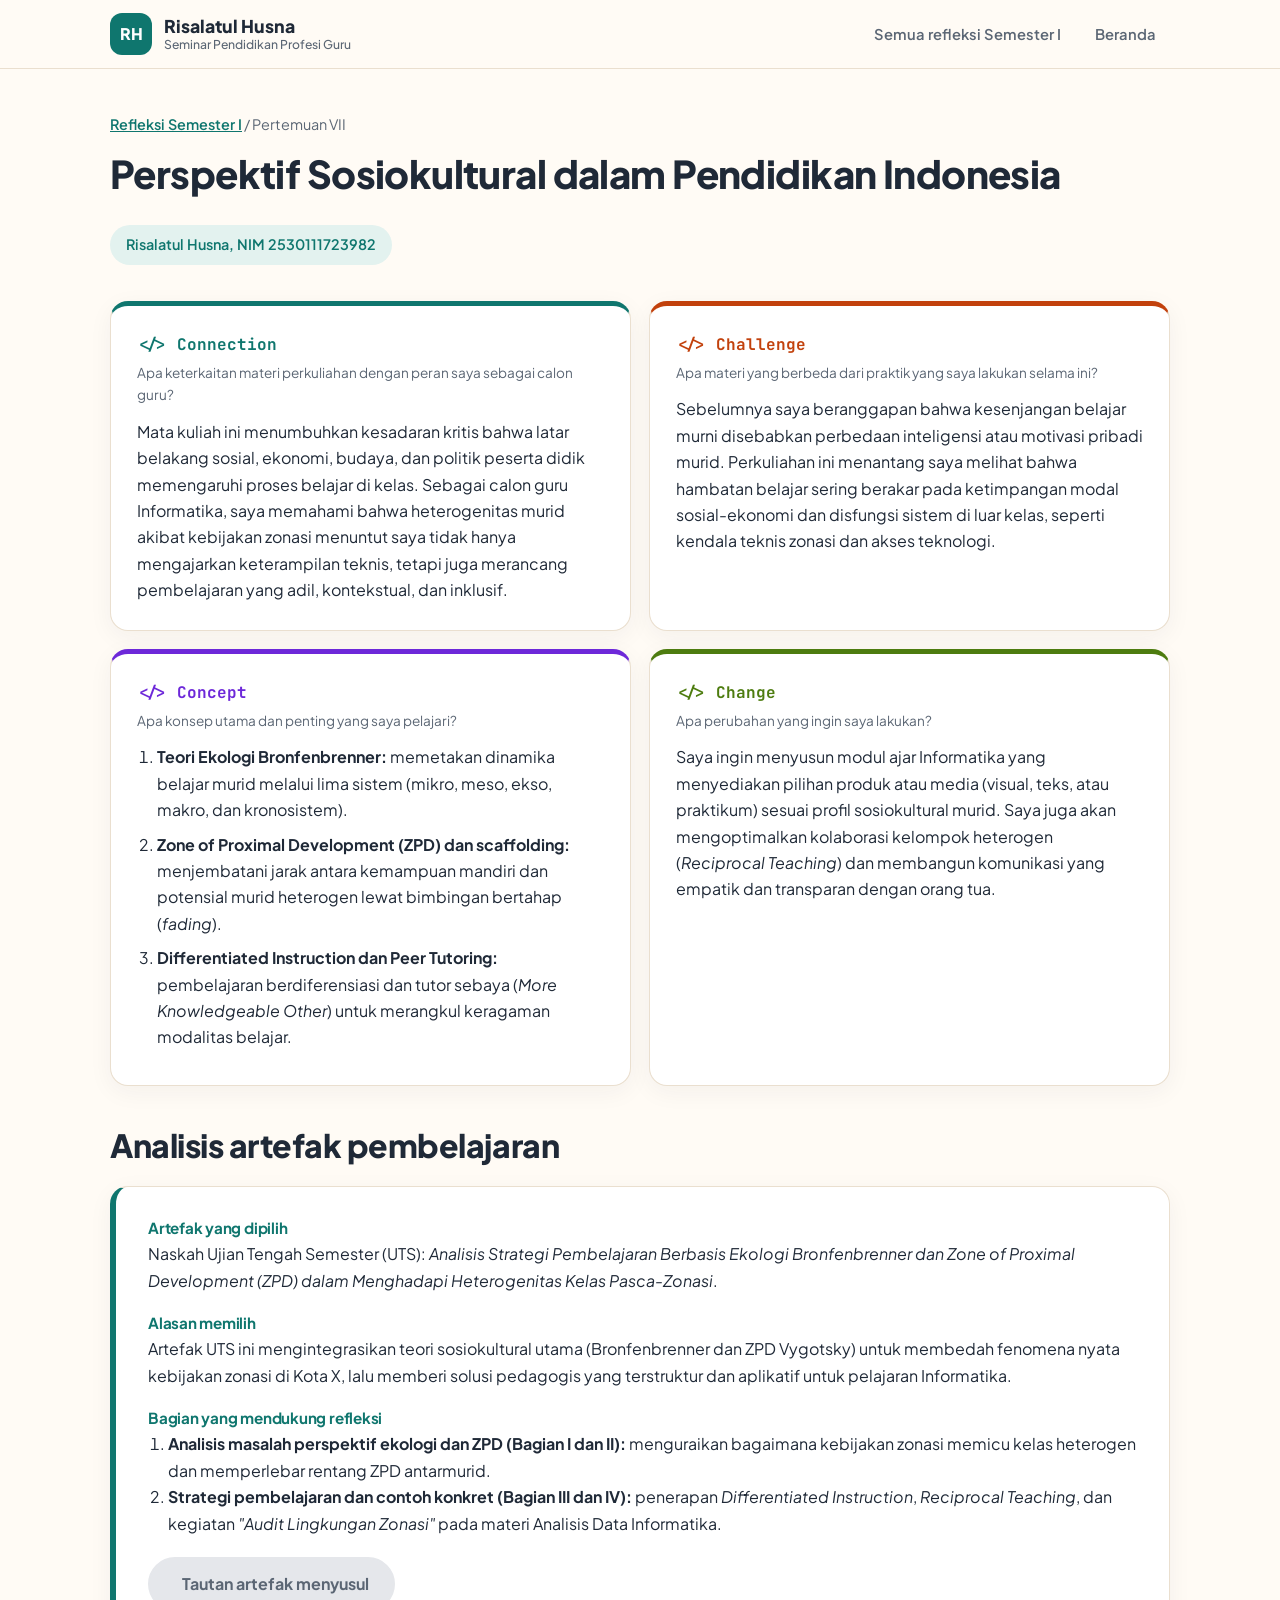
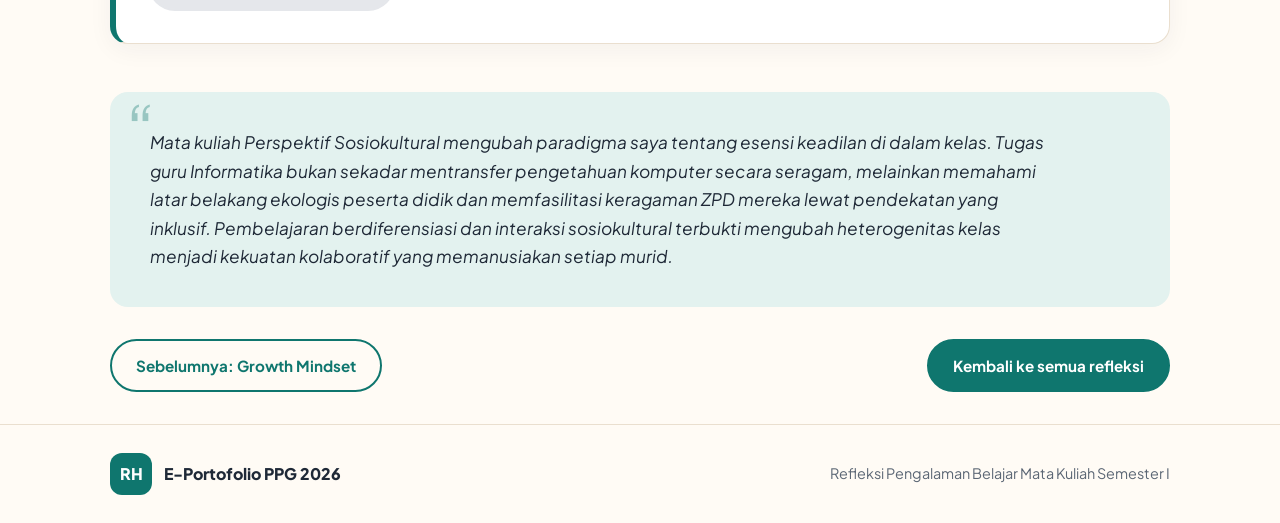
<file: semester1/sosiokultural.html>
<!DOCTYPE html>
<html lang="id">
<head>
  <meta charset="UTF-8" />
  <meta name="viewport" content="width=device-width, initial-scale=1.0" />
  <meta name="robots" content="noindex, nofollow" />
  <title>Perspektif Sosiokultural dalam Pendidikan Indonesia | Refleksi Semester I | Risalatul Husna | Seminar Pendidikan Profesi Guru</title>
  <link rel="preconnect" href="https://fonts.googleapis.com" />
  <link rel="preconnect" href="https://fonts.gstatic.com" crossorigin />
  <link href="https://fonts.googleapis.com/css2?family=Plus+Jakarta+Sans:wght@400;500;600;700;800&family=JetBrains+Mono:wght@400;500;700&display=swap" rel="stylesheet" />
  <link rel="stylesheet" href="../assets/css/style.css" />
</head>
<body>

  <header class="nav">
    <div class="wrap">
      <a class="brand" href="../index.html"><span class="logo">RH</span><span class="brand-t">Risalatul Husna<small>Seminar Pendidikan Profesi Guru</small></span></a>
      <nav aria-label="Menu">
        <ul>
          <li><a href="index.html">Semua refleksi Semester I</a></li>
          <li><a href="../index.html">Beranda</a></li>
        </ul>
      </nav>
    </div>
  </header>

  <main class="wrap">
    <div class="rf-head">
      <p class="crumb"><a href="index.html">Refleksi Semester I</a> / Pertemuan VII</p>
      <h1>Perspektif Sosiokultural dalam Pendidikan Indonesia</h1>
      <span class="idchip">Risalatul Husna, NIM 2530111723982</span>
    </div>

    <section style="padding:28px 0">
      <div class="c4">
        <article class="card c4-card connection">
          <div class="c4-tag">&lt;/&gt; Connection</div>
          <p class="c4-q">Apa keterkaitan materi perkuliahan dengan peran saya sebagai calon guru?</p>
          <p>Mata kuliah ini menumbuhkan kesadaran kritis bahwa latar belakang sosial, ekonomi, budaya, dan politik peserta didik memengaruhi proses belajar di kelas. Sebagai calon guru Informatika, saya memahami bahwa heterogenitas murid akibat kebijakan zonasi menuntut saya tidak hanya mengajarkan keterampilan teknis, tetapi juga merancang pembelajaran yang adil, kontekstual, dan inklusif.</p>
        </article>
        <article class="card c4-card challenge">
          <div class="c4-tag">&lt;/&gt; Challenge</div>
          <p class="c4-q">Apa materi yang berbeda dari praktik yang saya lakukan selama ini?</p>
          <p>Sebelumnya saya beranggapan bahwa kesenjangan belajar murni disebabkan perbedaan inteligensi atau motivasi pribadi murid. Perkuliahan ini menantang saya melihat bahwa hambatan belajar sering berakar pada ketimpangan modal sosial-ekonomi dan disfungsi sistem di luar kelas, seperti kendala teknis zonasi dan akses teknologi.</p>
        </article>
        <article class="card c4-card concept">
          <div class="c4-tag">&lt;/&gt; Concept</div>
          <p class="c4-q">Apa konsep utama dan penting yang saya pelajari?</p>
          <ol>
            <li><strong>Teori Ekologi Bronfenbrenner:</strong> memetakan dinamika belajar murid melalui lima sistem (mikro, meso, ekso, makro, dan kronosistem).</li>
            <li><strong>Zone of Proximal Development (ZPD) dan scaffolding:</strong> menjembatani jarak antara kemampuan mandiri dan potensial murid heterogen lewat bimbingan bertahap (<em>fading</em>).</li>
            <li><strong>Differentiated Instruction dan Peer Tutoring:</strong> pembelajaran berdiferensiasi dan tutor sebaya (<em>More Knowledgeable Other</em>) untuk merangkul keragaman modalitas belajar.</li>
          </ol>
        </article>
        <article class="card c4-card change">
          <div class="c4-tag">&lt;/&gt; Change</div>
          <p class="c4-q">Apa perubahan yang ingin saya lakukan?</p>
          <p>Saya ingin menyusun modul ajar Informatika yang menyediakan pilihan produk atau media (visual, teks, atau praktikum) sesuai profil sosiokultural murid. Saya juga akan mengoptimalkan kolaborasi kelompok heterogen (<em>Reciprocal Teaching</em>) dan membangun komunikasi yang empatik dan transparan dengan orang tua.</p>
        </article>
      </div>
    </section>

    <section style="padding:12px 0 28px">
      <h2>Analisis artefak pembelajaran</h2>
      <div class="card artefak">
        <div class="art-block">
          <h3>Artefak yang dipilih</h3>
          <p>Naskah Ujian Tengah Semester (UTS): <em>Analisis Strategi Pembelajaran Berbasis Ekologi Bronfenbrenner dan Zone of Proximal Development (ZPD) dalam Menghadapi Heterogenitas Kelas Pasca-Zonasi</em>.</p>
        </div>
        <div class="art-block">
          <h3>Alasan memilih</h3>
          <p>Artefak UTS ini mengintegrasikan teori sosiokultural utama (Bronfenbrenner dan ZPD Vygotsky) untuk membedah fenomena nyata kebijakan zonasi di Kota X, lalu memberi solusi pedagogis yang terstruktur dan aplikatif untuk pelajaran Informatika.</p>
        </div>
        <div class="art-block">
          <h3>Bagian yang mendukung refleksi</h3>
          <ol>
            <li><strong>Analisis masalah perspektif ekologi dan ZPD (Bagian I dan II):</strong> menguraikan bagaimana kebijakan zonasi memicu kelas heterogen dan memperlebar rentang ZPD antarmurid.</li>
            <li><strong>Strategi pembelajaran dan contoh konkret (Bagian III dan IV):</strong> penerapan <em>Differentiated Instruction</em>, <em>Reciprocal Teaching</em>, dan kegiatan <em>"Audit Lingkungan Zonasi"</em> pada materi Analisis Data Informatika.</li>
          </ol>
        </div>
        <!-- GANTI href="#" dengan link Google Drive artefak (akhiri dengan /preview) -->
        <a class="btn" href="#" target="_blank" rel="noopener">Lihat artefak (PDF)</a>
      </div>
    </section>

    <blockquote class="penutup">
      <p>Mata kuliah Perspektif Sosiokultural mengubah paradigma saya tentang esensi keadilan di dalam kelas. Tugas guru Informatika bukan sekadar mentransfer pengetahuan komputer secara seragam, melainkan memahami latar belakang ekologis peserta didik dan memfasilitasi keragaman ZPD mereka lewat pendekatan yang inklusif. Pembelajaran berdiferensiasi dan interaksi sosiokultural terbukti mengubah heterogenitas kelas menjadi kekuatan kolaboratif yang memanusiakan setiap murid.</p>
    </blockquote>

    <nav class="pn" aria-label="Navigasi refleksi">
      <a class="btn ghost" href="growth-mindset.html">Sebelumnya: Growth Mindset</a>
      <a class="btn" href="index.html">Kembali ke semua refleksi</a>
    </nav>
  </main>

  <footer>
    <div class="wrap">
      <a class="brand" href="../index.html"><span class="logo">RH</span> E-Portofolio PPG 2026</a>
      <span>Refleksi Pengalaman Belajar Mata Kuliah Semester I</span>
    </div>
  </footer>

</body>
</html>
</file>
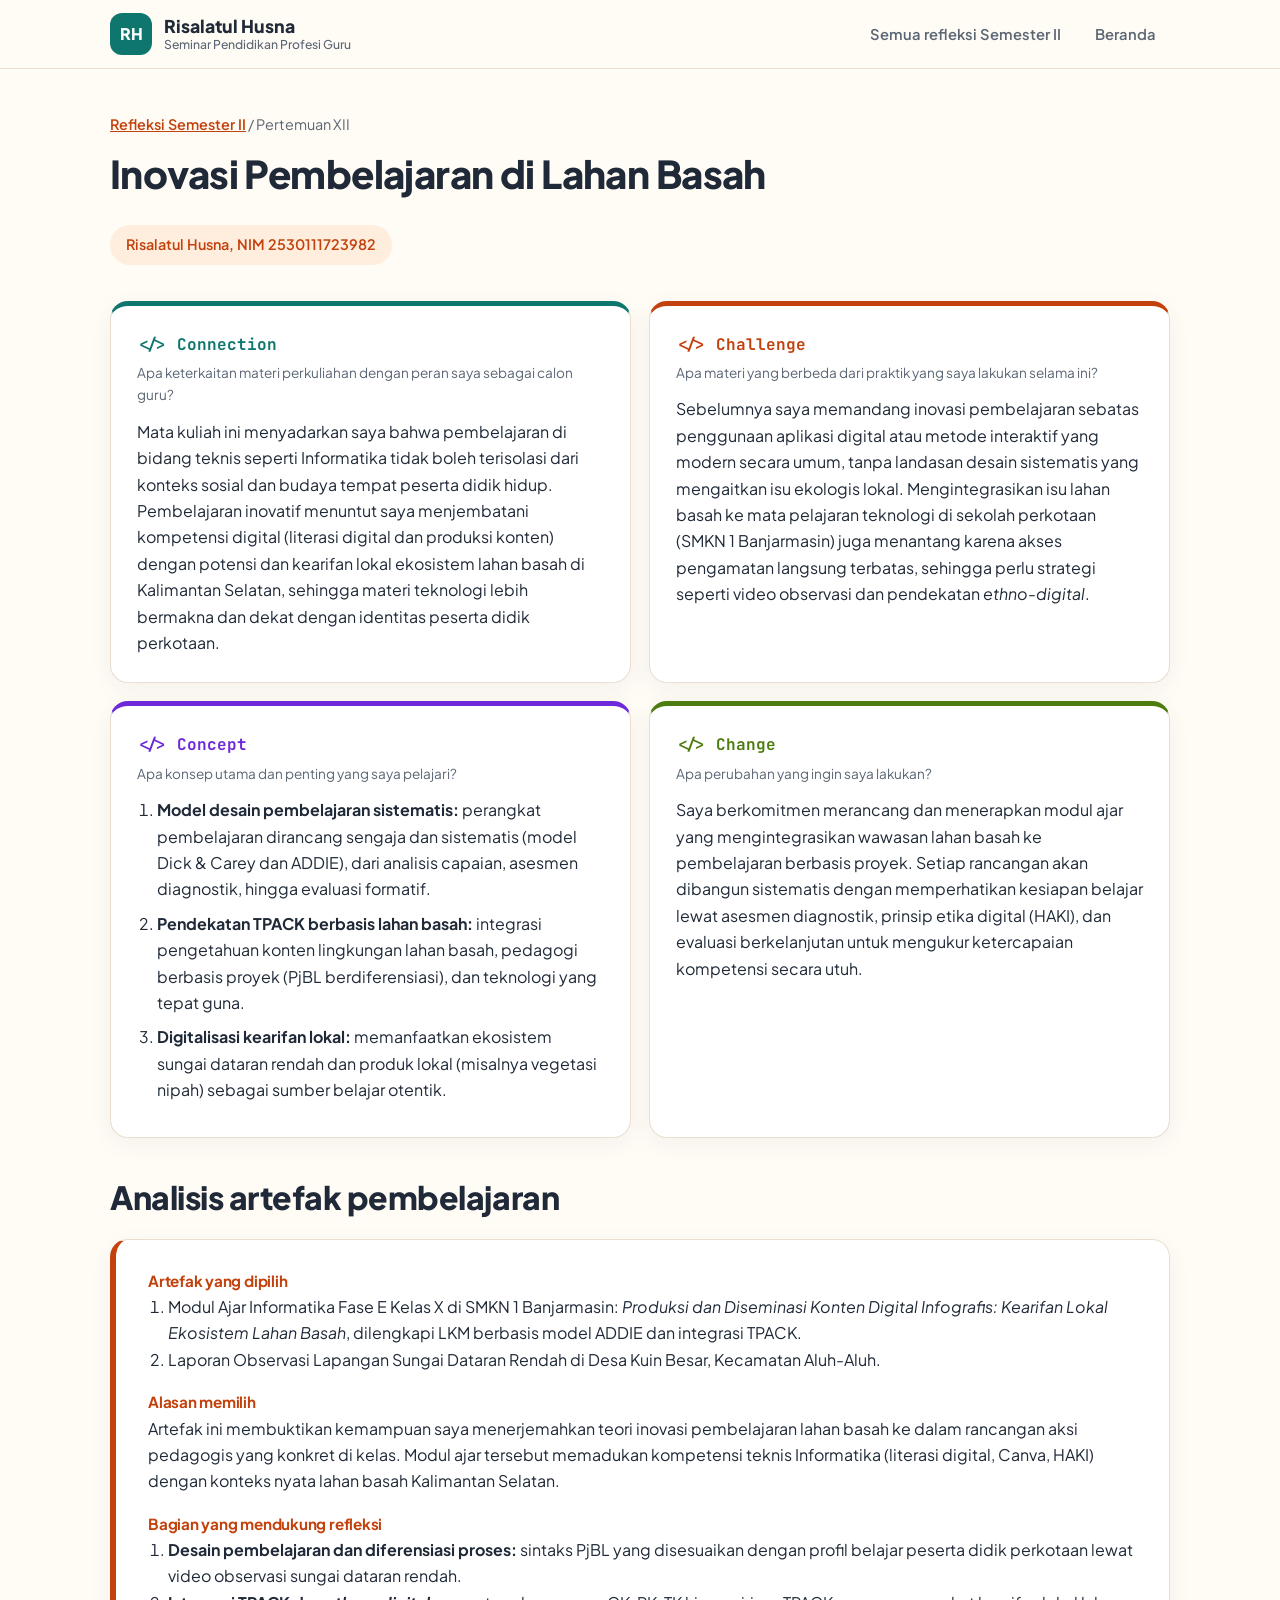
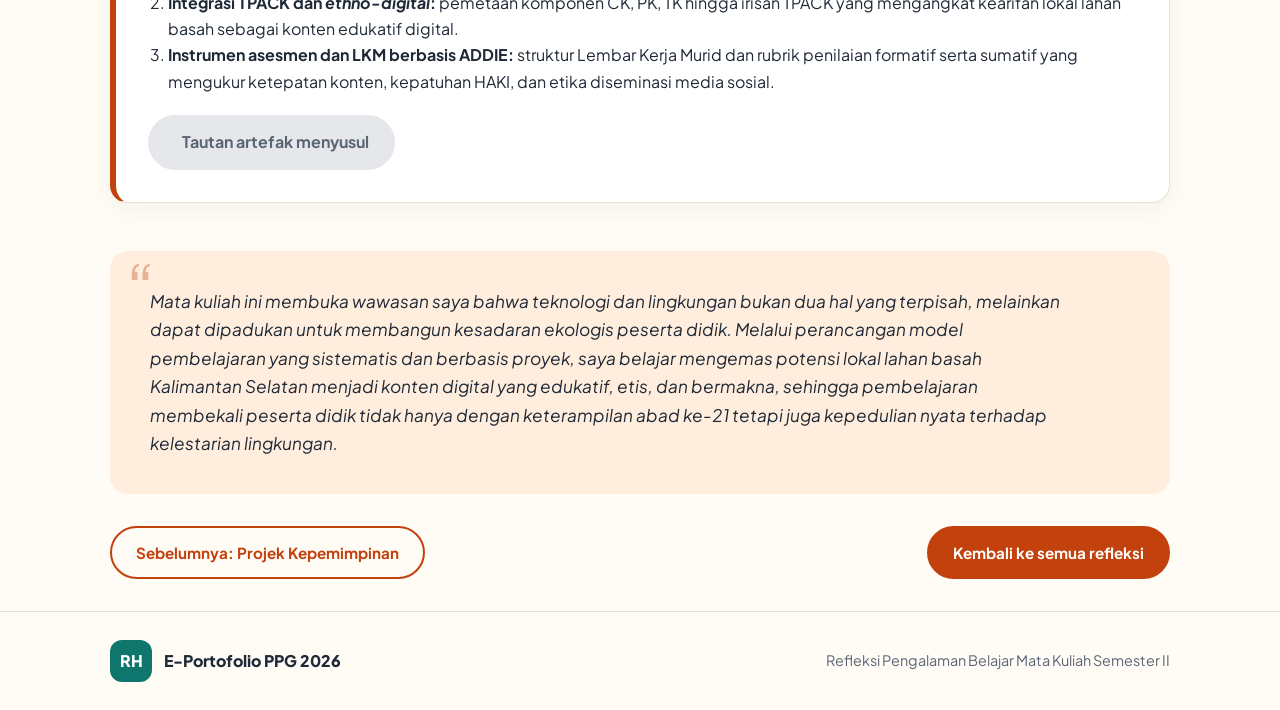
<file: semester2/lahan-basah.html>
<!DOCTYPE html>
<html lang="id">
<head>
  <meta charset="UTF-8" />
  <meta name="viewport" content="width=device-width, initial-scale=1.0" />
  <meta name="robots" content="noindex, nofollow" />
  <title>Inovasi Pembelajaran di Lahan Basah | Refleksi Semester II | Risalatul Husna | Seminar Pendidikan Profesi Guru</title>
  <link rel="preconnect" href="https://fonts.googleapis.com" />
  <link rel="preconnect" href="https://fonts.gstatic.com" crossorigin />
  <link href="https://fonts.googleapis.com/css2?family=Plus+Jakarta+Sans:wght@400;500;600;700;800&family=JetBrains+Mono:wght@400;500;700&display=swap" rel="stylesheet" />
  <link rel="stylesheet" href="../assets/css/style.css" />
</head>
<body class="t-s2">

  <header class="nav">
    <div class="wrap">
      <a class="brand" href="../index.html"><span class="logo">RH</span><span class="brand-t">Risalatul Husna<small>Seminar Pendidikan Profesi Guru</small></span></a>
      <nav aria-label="Menu">
        <ul>
          <li><a href="index.html">Semua refleksi Semester II</a></li>
          <li><a href="../index.html">Beranda</a></li>
        </ul>
      </nav>
    </div>
  </header>

  <main class="wrap">
    <div class="rf-head">
      <p class="crumb"><a href="index.html">Refleksi Semester II</a> / Pertemuan XII</p>
      <h1>Inovasi Pembelajaran di Lahan Basah</h1>
      <span class="idchip">Risalatul Husna, NIM 2530111723982</span>
    </div>

    <section style="padding:28px 0">
      <div class="c4">
        <article class="card c4-card connection">
          <div class="c4-tag">&lt;/&gt; Connection</div>
          <p class="c4-q">Apa keterkaitan materi perkuliahan dengan peran saya sebagai calon guru?</p>
          <p>Mata kuliah ini menyadarkan saya bahwa pembelajaran di bidang teknis seperti Informatika tidak boleh terisolasi dari konteks sosial dan budaya tempat peserta didik hidup. Pembelajaran inovatif menuntut saya menjembatani kompetensi digital (literasi digital dan produksi konten) dengan potensi dan kearifan lokal ekosistem lahan basah di Kalimantan Selatan, sehingga materi teknologi lebih bermakna dan dekat dengan identitas peserta didik perkotaan.</p>
        </article>
        <article class="card c4-card challenge">
          <div class="c4-tag">&lt;/&gt; Challenge</div>
          <p class="c4-q">Apa materi yang berbeda dari praktik yang saya lakukan selama ini?</p>
          <p>Sebelumnya saya memandang inovasi pembelajaran sebatas penggunaan aplikasi digital atau metode interaktif yang modern secara umum, tanpa landasan desain sistematis yang mengaitkan isu ekologis lokal. Mengintegrasikan isu lahan basah ke mata pelajaran teknologi di sekolah perkotaan (SMKN 1 Banjarmasin) juga menantang karena akses pengamatan langsung terbatas, sehingga perlu strategi seperti video observasi dan pendekatan <em>ethno-digital</em>.</p>
        </article>
        <article class="card c4-card concept">
          <div class="c4-tag">&lt;/&gt; Concept</div>
          <p class="c4-q">Apa konsep utama dan penting yang saya pelajari?</p>
          <ol>
            <li><strong>Model desain pembelajaran sistematis:</strong> perangkat pembelajaran dirancang sengaja dan sistematis (model Dick &amp; Carey dan ADDIE), dari analisis capaian, asesmen diagnostik, hingga evaluasi formatif.</li>
            <li><strong>Pendekatan TPACK berbasis lahan basah:</strong> integrasi pengetahuan konten lingkungan lahan basah, pedagogi berbasis proyek (PjBL berdiferensiasi), dan teknologi yang tepat guna.</li>
            <li><strong>Digitalisasi kearifan lokal:</strong> memanfaatkan ekosistem sungai dataran rendah dan produk lokal (misalnya vegetasi nipah) sebagai sumber belajar otentik.</li>
          </ol>
        </article>
        <article class="card c4-card change">
          <div class="c4-tag">&lt;/&gt; Change</div>
          <p class="c4-q">Apa perubahan yang ingin saya lakukan?</p>
          <p>Saya berkomitmen merancang dan menerapkan modul ajar yang mengintegrasikan wawasan lahan basah ke pembelajaran berbasis proyek. Setiap rancangan akan dibangun sistematis dengan memperhatikan kesiapan belajar lewat asesmen diagnostik, prinsip etika digital (HAKI), dan evaluasi berkelanjutan untuk mengukur ketercapaian kompetensi secara utuh.</p>
        </article>
      </div>
    </section>

    <section style="padding:12px 0 28px">
      <h2>Analisis artefak pembelajaran</h2>
      <div class="card artefak">
        <div class="art-block">
          <h3>Artefak yang dipilih</h3>
          <ol>
            <li>Modul Ajar Informatika Fase E Kelas X di SMKN 1 Banjarmasin: <em>Produksi dan Diseminasi Konten Digital Infografis: Kearifan Lokal Ekosistem Lahan Basah</em>, dilengkapi LKM berbasis model ADDIE dan integrasi TPACK.</li>
            <li>Laporan Observasi Lapangan Sungai Dataran Rendah di Desa Kuin Besar, Kecamatan Aluh-Aluh.</li>
          </ol>
        </div>
        <div class="art-block">
          <h3>Alasan memilih</h3>
          <p>Artefak ini membuktikan kemampuan saya menerjemahkan teori inovasi pembelajaran lahan basah ke dalam rancangan aksi pedagogis yang konkret di kelas. Modul ajar tersebut memadukan kompetensi teknis Informatika (literasi digital, Canva, HAKI) dengan konteks nyata lahan basah Kalimantan Selatan.</p>
        </div>
        <div class="art-block">
          <h3>Bagian yang mendukung refleksi</h3>
          <ol>
            <li><strong>Desain pembelajaran dan diferensiasi proses:</strong> sintaks PjBL yang disesuaikan dengan profil belajar peserta didik perkotaan lewat video observasi sungai dataran rendah.</li>
            <li><strong>Integrasi TPACK dan <em>ethno-digital</em>:</strong> pemetaan komponen CK, PK, TK hingga irisan TPACK yang mengangkat kearifan lokal lahan basah sebagai konten edukatif digital.</li>
            <li><strong>Instrumen asesmen dan LKM berbasis ADDIE:</strong> struktur Lembar Kerja Murid dan rubrik penilaian formatif serta sumatif yang mengukur ketepatan konten, kepatuhan HAKI, dan etika diseminasi media sosial.</li>
          </ol>
        </div>
        <!-- GANTI href="#" dengan link Google Drive artefak (akhiri dengan /preview) -->
        <a class="btn" href="#" target="_blank" rel="noopener">Lihat artefak (PDF)</a>
      </div>
    </section>

    <blockquote class="penutup">
      <p>Mata kuliah ini membuka wawasan saya bahwa teknologi dan lingkungan bukan dua hal yang terpisah, melainkan dapat dipadukan untuk membangun kesadaran ekologis peserta didik. Melalui perancangan model pembelajaran yang sistematis dan berbasis proyek, saya belajar mengemas potensi lokal lahan basah Kalimantan Selatan menjadi konten digital yang edukatif, etis, dan bermakna, sehingga pembelajaran membekali peserta didik tidak hanya dengan keterampilan abad ke-21 tetapi juga kepedulian nyata terhadap kelestarian lingkungan.</p>
    </blockquote>

    <nav class="pn" aria-label="Navigasi refleksi">
      <a class="btn ghost" href="projek-kepemimpinan.html">Sebelumnya: Projek Kepemimpinan</a>
      <a class="btn" href="index.html">Kembali ke semua refleksi</a>
    </nav>
  </main>

  <footer>
    <div class="wrap">
      <a class="brand" href="../index.html"><span class="logo">RH</span> E-Portofolio PPG 2026</a>
      <span>Refleksi Pengalaman Belajar Mata Kuliah Semester II</span>
    </div>
  </footer>

</body>
</html>
</file>
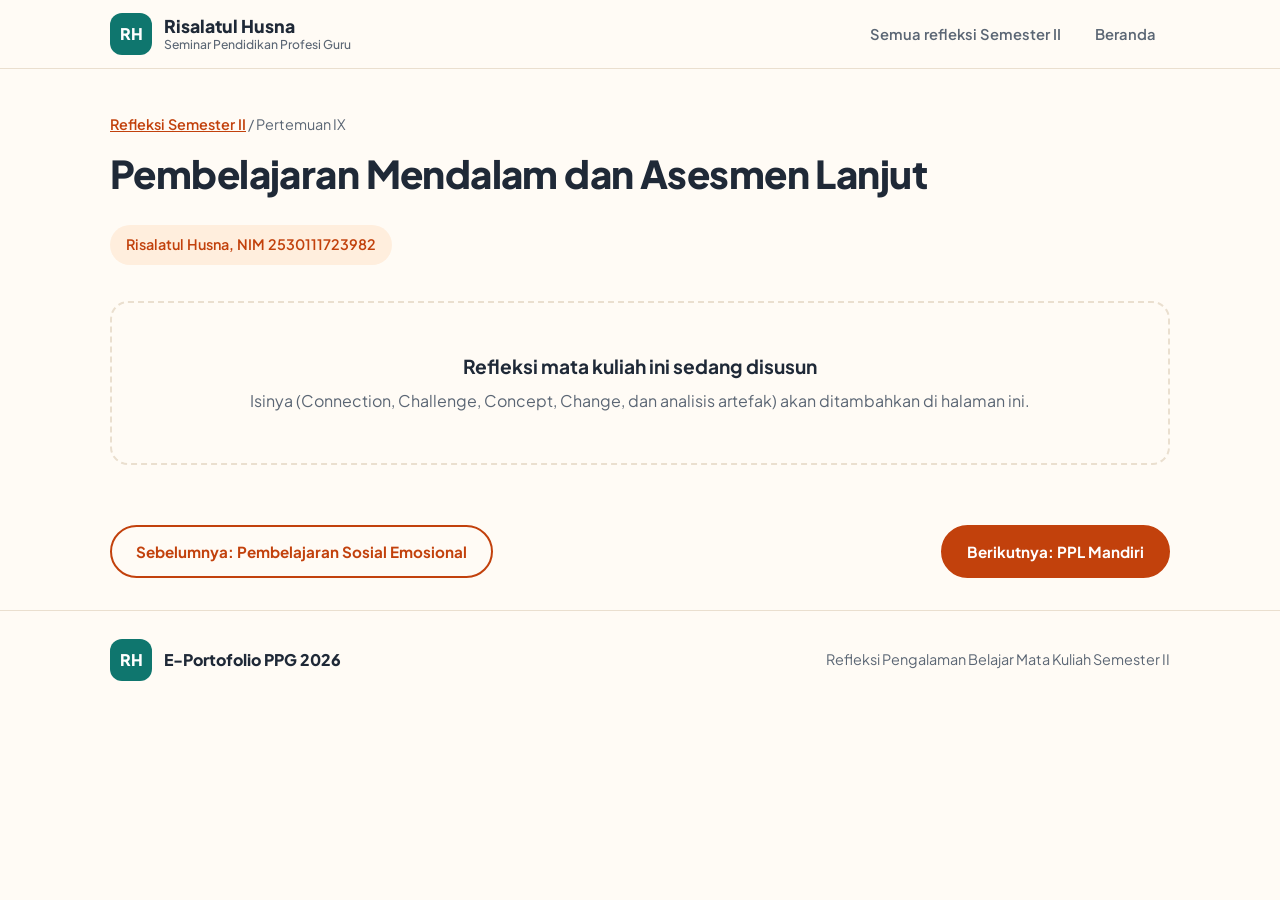
<file: semester2/pembelajaran-mendalam-lanjut.html>
<!DOCTYPE html>
<html lang="id">
<head>
  <meta charset="UTF-8" />
  <meta name="viewport" content="width=device-width, initial-scale=1.0" />
  <meta name="robots" content="noindex, nofollow" />
  <title>Pembelajaran Mendalam dan Asesmen Lanjut | Refleksi Semester II | Risalatul Husna | Seminar Pendidikan Profesi Guru</title>
  <link rel="preconnect" href="https://fonts.googleapis.com" />
  <link rel="preconnect" href="https://fonts.gstatic.com" crossorigin />
  <link href="https://fonts.googleapis.com/css2?family=Plus+Jakarta+Sans:wght@400;500;600;700;800&family=JetBrains+Mono:wght@400;500;700&display=swap" rel="stylesheet" />
  <link rel="stylesheet" href="../assets/css/style.css" />
</head>
<body class="t-s2">

  <header class="nav">
    <div class="wrap">
      <a class="brand" href="../index.html"><span class="logo">RH</span><span class="brand-t">Risalatul Husna<small>Seminar Pendidikan Profesi Guru</small></span></a>
      <nav aria-label="Menu">
        <ul>
          <li><a href="index.html">Semua refleksi Semester II</a></li>
          <li><a href="../index.html">Beranda</a></li>
        </ul>
      </nav>
    </div>
  </header>

  <main class="wrap">
    <div class="rf-head">
      <p class="crumb"><a href="index.html">Refleksi Semester II</a> / Pertemuan IX</p>
      <h1>Pembelajaran Mendalam dan Asesmen Lanjut</h1>
      <span class="idchip">Risalatul Husna, NIM 2530111723982</span>
    </div>

    <section style="padding:28px 0">
      <div class="soon">
        <strong>Refleksi mata kuliah ini sedang disusun</strong>
        Isinya (Connection, Challenge, Concept, Change, dan analisis artefak) akan ditambahkan di halaman ini.
      </div>
    </section>

    <nav class="pn" aria-label="Navigasi refleksi">
      <a class="btn ghost" href="sosial-emosional.html">Sebelumnya: Pembelajaran Sosial Emosional</a>
      <a class="btn" href="ppl-mandiri.html">Berikutnya: PPL Mandiri</a>
    </nav>
  </main>

  <footer>
    <div class="wrap">
      <a class="brand" href="../index.html"><span class="logo">RH</span> E-Portofolio PPG 2026</a>
      <span>Refleksi Pengalaman Belajar Mata Kuliah Semester II</span>
    </div>
  </footer>

</body>
</html>
</file>
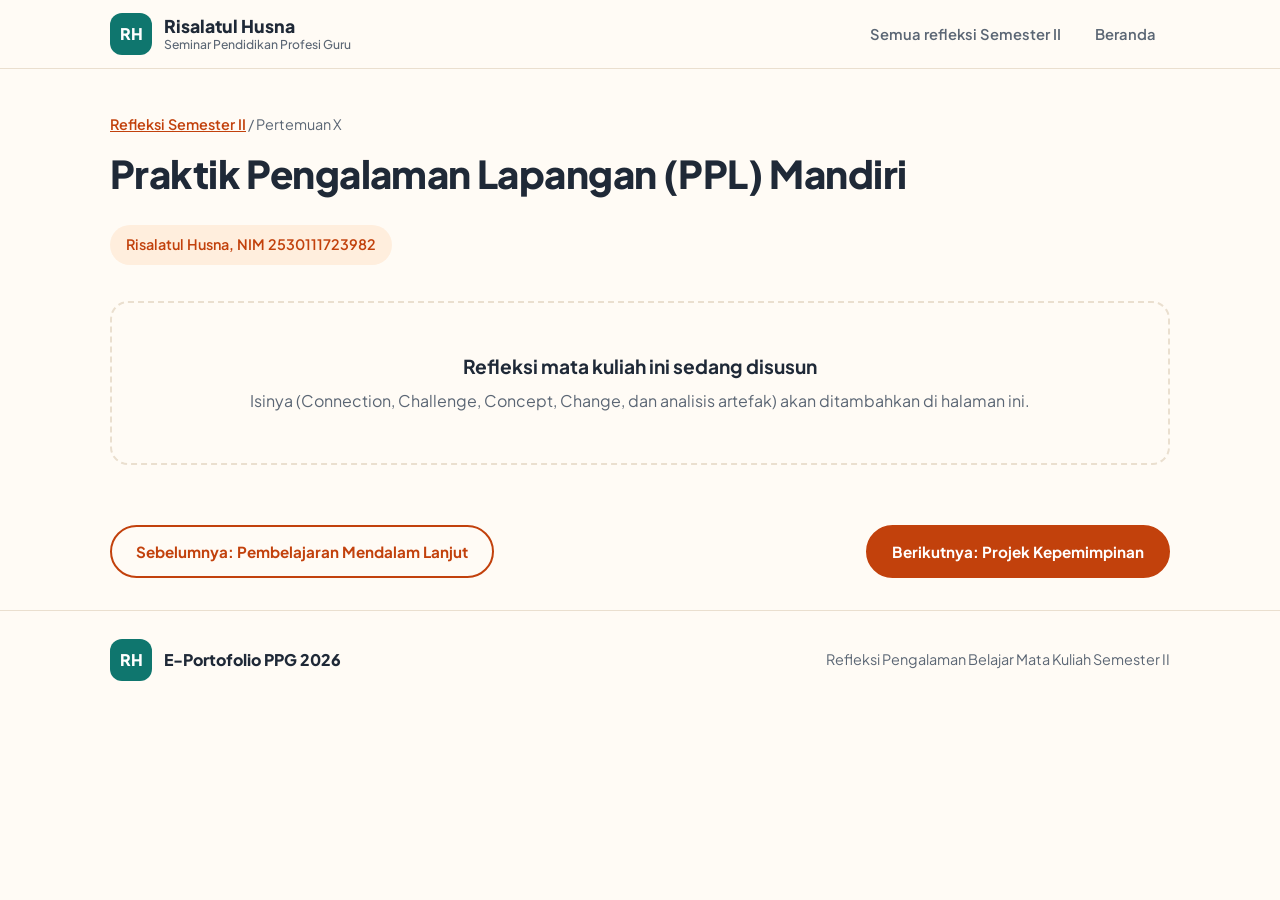
<file: semester2/ppl-mandiri.html>
<!DOCTYPE html>
<html lang="id">
<head>
  <meta charset="UTF-8" />
  <meta name="viewport" content="width=device-width, initial-scale=1.0" />
  <meta name="robots" content="noindex, nofollow" />
  <title>Praktik Pengalaman Lapangan (PPL) Mandiri | Refleksi Semester II | Risalatul Husna | Seminar Pendidikan Profesi Guru</title>
  <link rel="preconnect" href="https://fonts.googleapis.com" />
  <link rel="preconnect" href="https://fonts.gstatic.com" crossorigin />
  <link href="https://fonts.googleapis.com/css2?family=Plus+Jakarta+Sans:wght@400;500;600;700;800&family=JetBrains+Mono:wght@400;500;700&display=swap" rel="stylesheet" />
  <link rel="stylesheet" href="../assets/css/style.css" />
</head>
<body class="t-s2">

  <header class="nav">
    <div class="wrap">
      <a class="brand" href="../index.html"><span class="logo">RH</span><span class="brand-t">Risalatul Husna<small>Seminar Pendidikan Profesi Guru</small></span></a>
      <nav aria-label="Menu">
        <ul>
          <li><a href="index.html">Semua refleksi Semester II</a></li>
          <li><a href="../index.html">Beranda</a></li>
        </ul>
      </nav>
    </div>
  </header>

  <main class="wrap">
    <div class="rf-head">
      <p class="crumb"><a href="index.html">Refleksi Semester II</a> / Pertemuan X</p>
      <h1>Praktik Pengalaman Lapangan (PPL) Mandiri</h1>
      <span class="idchip">Risalatul Husna, NIM 2530111723982</span>
    </div>

    <section style="padding:28px 0">
      <div class="soon">
        <strong>Refleksi mata kuliah ini sedang disusun</strong>
        Isinya (Connection, Challenge, Concept, Change, dan analisis artefak) akan ditambahkan di halaman ini.
      </div>
    </section>

    <nav class="pn" aria-label="Navigasi refleksi">
      <a class="btn ghost" href="pembelajaran-mendalam-lanjut.html">Sebelumnya: Pembelajaran Mendalam Lanjut</a>
      <a class="btn" href="projek-kepemimpinan.html">Berikutnya: Projek Kepemimpinan</a>
    </nav>
  </main>

  <footer>
    <div class="wrap">
      <a class="brand" href="../index.html"><span class="logo">RH</span> E-Portofolio PPG 2026</a>
      <span>Refleksi Pengalaman Belajar Mata Kuliah Semester II</span>
    </div>
  </footer>

</body>
</html>
</file>
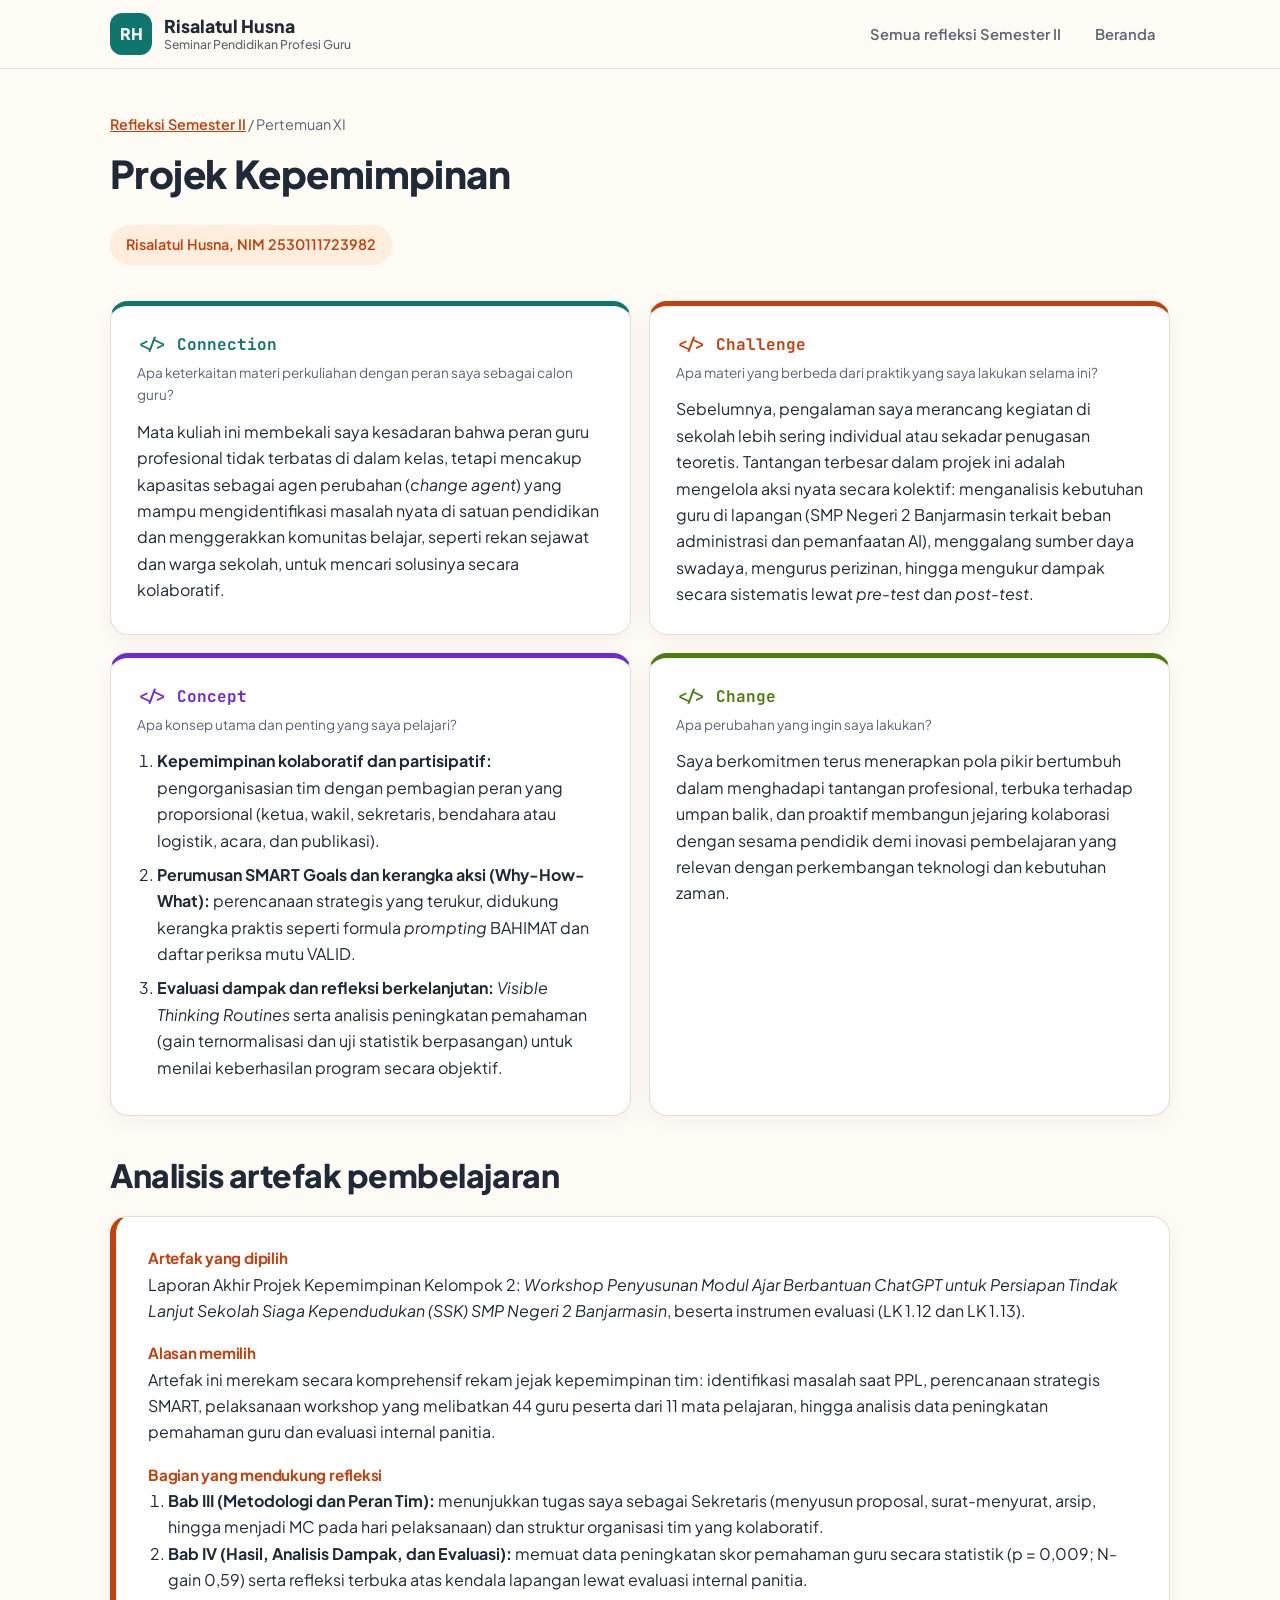
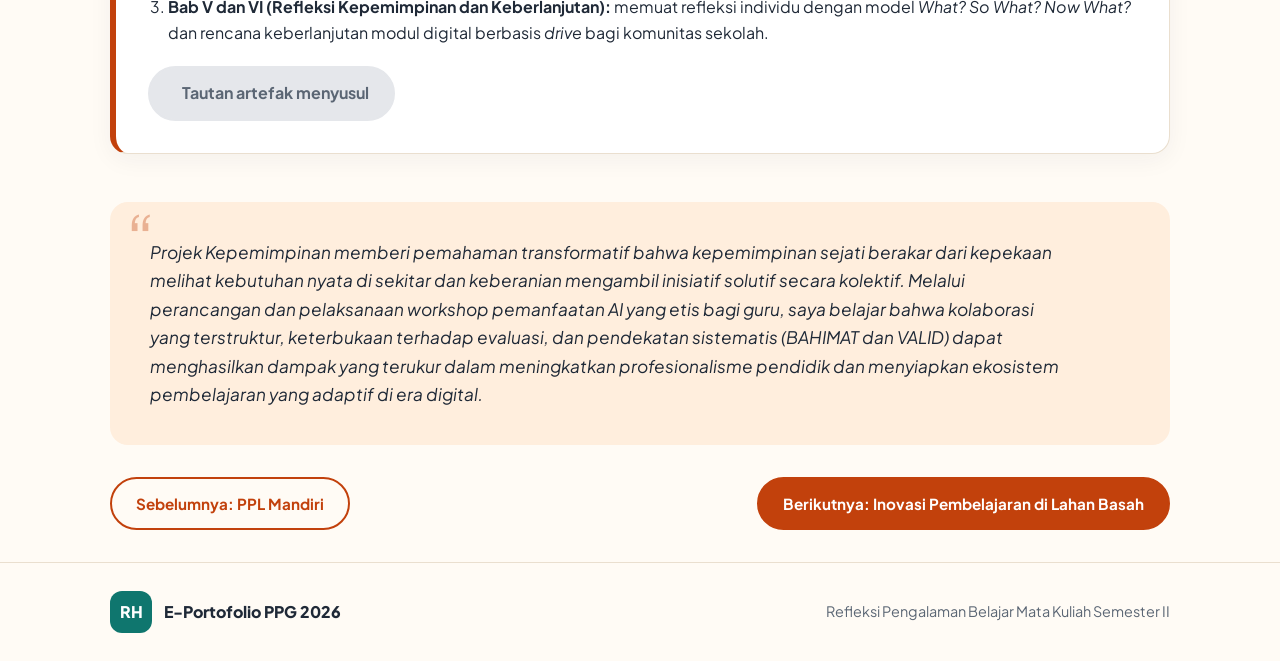
<file: semester2/projek-kepemimpinan.html>
<!DOCTYPE html>
<html lang="id">
<head>
  <meta charset="UTF-8" />
  <meta name="viewport" content="width=device-width, initial-scale=1.0" />
  <meta name="robots" content="noindex, nofollow" />
  <title>Projek Kepemimpinan | Refleksi Semester II | Risalatul Husna | Seminar Pendidikan Profesi Guru</title>
  <link rel="preconnect" href="https://fonts.googleapis.com" />
  <link rel="preconnect" href="https://fonts.gstatic.com" crossorigin />
  <link href="https://fonts.googleapis.com/css2?family=Plus+Jakarta+Sans:wght@400;500;600;700;800&family=JetBrains+Mono:wght@400;500;700&display=swap" rel="stylesheet" />
  <link rel="stylesheet" href="../assets/css/style.css" />
</head>
<body class="t-s2">

  <header class="nav">
    <div class="wrap">
      <a class="brand" href="../index.html"><span class="logo">RH</span><span class="brand-t">Risalatul Husna<small>Seminar Pendidikan Profesi Guru</small></span></a>
      <nav aria-label="Menu">
        <ul>
          <li><a href="index.html">Semua refleksi Semester II</a></li>
          <li><a href="../index.html">Beranda</a></li>
        </ul>
      </nav>
    </div>
  </header>

  <main class="wrap">
    <div class="rf-head">
      <p class="crumb"><a href="index.html">Refleksi Semester II</a> / Pertemuan XI</p>
      <h1>Projek Kepemimpinan</h1>
      <span class="idchip">Risalatul Husna, NIM 2530111723982</span>
    </div>

    <section style="padding:28px 0">
      <div class="c4">
        <article class="card c4-card connection">
          <div class="c4-tag">&lt;/&gt; Connection</div>
          <p class="c4-q">Apa keterkaitan materi perkuliahan dengan peran saya sebagai calon guru?</p>
          <p>Mata kuliah ini membekali saya kesadaran bahwa peran guru profesional tidak terbatas di dalam kelas, tetapi mencakup kapasitas sebagai agen perubahan (<em>change agent</em>) yang mampu mengidentifikasi masalah nyata di satuan pendidikan dan menggerakkan komunitas belajar, seperti rekan sejawat dan warga sekolah, untuk mencari solusinya secara kolaboratif.</p>
        </article>
        <article class="card c4-card challenge">
          <div class="c4-tag">&lt;/&gt; Challenge</div>
          <p class="c4-q">Apa materi yang berbeda dari praktik yang saya lakukan selama ini?</p>
          <p>Sebelumnya, pengalaman saya merancang kegiatan di sekolah lebih sering individual atau sekadar penugasan teoretis. Tantangan terbesar dalam projek ini adalah mengelola aksi nyata secara kolektif: menganalisis kebutuhan guru di lapangan (SMP Negeri 2 Banjarmasin terkait beban administrasi dan pemanfaatan AI), menggalang sumber daya swadaya, mengurus perizinan, hingga mengukur dampak secara sistematis lewat <em>pre-test</em> dan <em>post-test</em>.</p>
        </article>
        <article class="card c4-card concept">
          <div class="c4-tag">&lt;/&gt; Concept</div>
          <p class="c4-q">Apa konsep utama dan penting yang saya pelajari?</p>
          <ol>
            <li><strong>Kepemimpinan kolaboratif dan partisipatif:</strong> pengorganisasian tim dengan pembagian peran yang proporsional (ketua, wakil, sekretaris, bendahara atau logistik, acara, dan publikasi).</li>
            <li><strong>Perumusan SMART Goals dan kerangka aksi (Why-How-What):</strong> perencanaan strategis yang terukur, didukung kerangka praktis seperti formula <em>prompting</em> BAHIMAT dan daftar periksa mutu VALID.</li>
            <li><strong>Evaluasi dampak dan refleksi berkelanjutan:</strong> <em>Visible Thinking Routines</em> serta analisis peningkatan pemahaman (gain ternormalisasi dan uji statistik berpasangan) untuk menilai keberhasilan program secara objektif.</li>
          </ol>
        </article>
        <article class="card c4-card change">
          <div class="c4-tag">&lt;/&gt; Change</div>
          <p class="c4-q">Apa perubahan yang ingin saya lakukan?</p>
          <p>Saya berkomitmen terus menerapkan pola pikir bertumbuh dalam menghadapi tantangan profesional, terbuka terhadap umpan balik, dan proaktif membangun jejaring kolaborasi dengan sesama pendidik demi inovasi pembelajaran yang relevan dengan perkembangan teknologi dan kebutuhan zaman.</p>
        </article>
      </div>
    </section>

    <section style="padding:12px 0 28px">
      <h2>Analisis artefak pembelajaran</h2>
      <div class="card artefak">
        <div class="art-block">
          <h3>Artefak yang dipilih</h3>
          <p>Laporan Akhir Projek Kepemimpinan Kelompok 2: <em>Workshop Penyusunan Modul Ajar Berbantuan ChatGPT untuk Persiapan Tindak Lanjut Sekolah Siaga Kependudukan (SSK) SMP Negeri 2 Banjarmasin</em>, beserta instrumen evaluasi (LK 1.12 dan LK 1.13).</p>
        </div>
        <div class="art-block">
          <h3>Alasan memilih</h3>
          <p>Artefak ini merekam secara komprehensif rekam jejak kepemimpinan tim: identifikasi masalah saat PPL, perencanaan strategis SMART, pelaksanaan workshop yang melibatkan 44 guru peserta dari 11 mata pelajaran, hingga analisis data peningkatan pemahaman guru dan evaluasi internal panitia.</p>
        </div>
        <div class="art-block">
          <h3>Bagian yang mendukung refleksi</h3>
          <ol>
            <li><strong>Bab III (Metodologi dan Peran Tim):</strong> menunjukkan tugas saya sebagai Sekretaris (menyusun proposal, surat-menyurat, arsip, hingga menjadi MC pada hari pelaksanaan) dan struktur organisasi tim yang kolaboratif.</li>
            <li><strong>Bab IV (Hasil, Analisis Dampak, dan Evaluasi):</strong> memuat data peningkatan skor pemahaman guru secara statistik (p = 0,009; N-gain 0,59) serta refleksi terbuka atas kendala lapangan lewat evaluasi internal panitia.</li>
            <li><strong>Bab V dan VI (Refleksi Kepemimpinan dan Keberlanjutan):</strong> memuat refleksi individu dengan model <em>What? So What? Now What?</em> dan rencana keberlanjutan modul digital berbasis <em>drive</em> bagi komunitas sekolah.</li>
          </ol>
        </div>
        <!-- GANTI href="#" dengan link Google Drive artefak (akhiri dengan /preview) -->
        <a class="btn" href="#" target="_blank" rel="noopener">Lihat artefak (PDF)</a>
      </div>
    </section>

    <blockquote class="penutup">
      <p>Projek Kepemimpinan memberi pemahaman transformatif bahwa kepemimpinan sejati berakar dari kepekaan melihat kebutuhan nyata di sekitar dan keberanian mengambil inisiatif solutif secara kolektif. Melalui perancangan dan pelaksanaan workshop pemanfaatan AI yang etis bagi guru, saya belajar bahwa kolaborasi yang terstruktur, keterbukaan terhadap evaluasi, dan pendekatan sistematis (BAHIMAT dan VALID) dapat menghasilkan dampak yang terukur dalam meningkatkan profesionalisme pendidik dan menyiapkan ekosistem pembelajaran yang adaptif di era digital.</p>
    </blockquote>

    <nav class="pn" aria-label="Navigasi refleksi">
      <a class="btn ghost" href="ppl-mandiri.html">Sebelumnya: PPL Mandiri</a>
      <a class="btn" href="lahan-basah.html">Berikutnya: Inovasi Pembelajaran di Lahan Basah</a>
    </nav>
  </main>

  <footer>
    <div class="wrap">
      <a class="brand" href="../index.html"><span class="logo">RH</span> E-Portofolio PPG 2026</a>
      <span>Refleksi Pengalaman Belajar Mata Kuliah Semester II</span>
    </div>
  </footer>

</body>
</html>
</file>
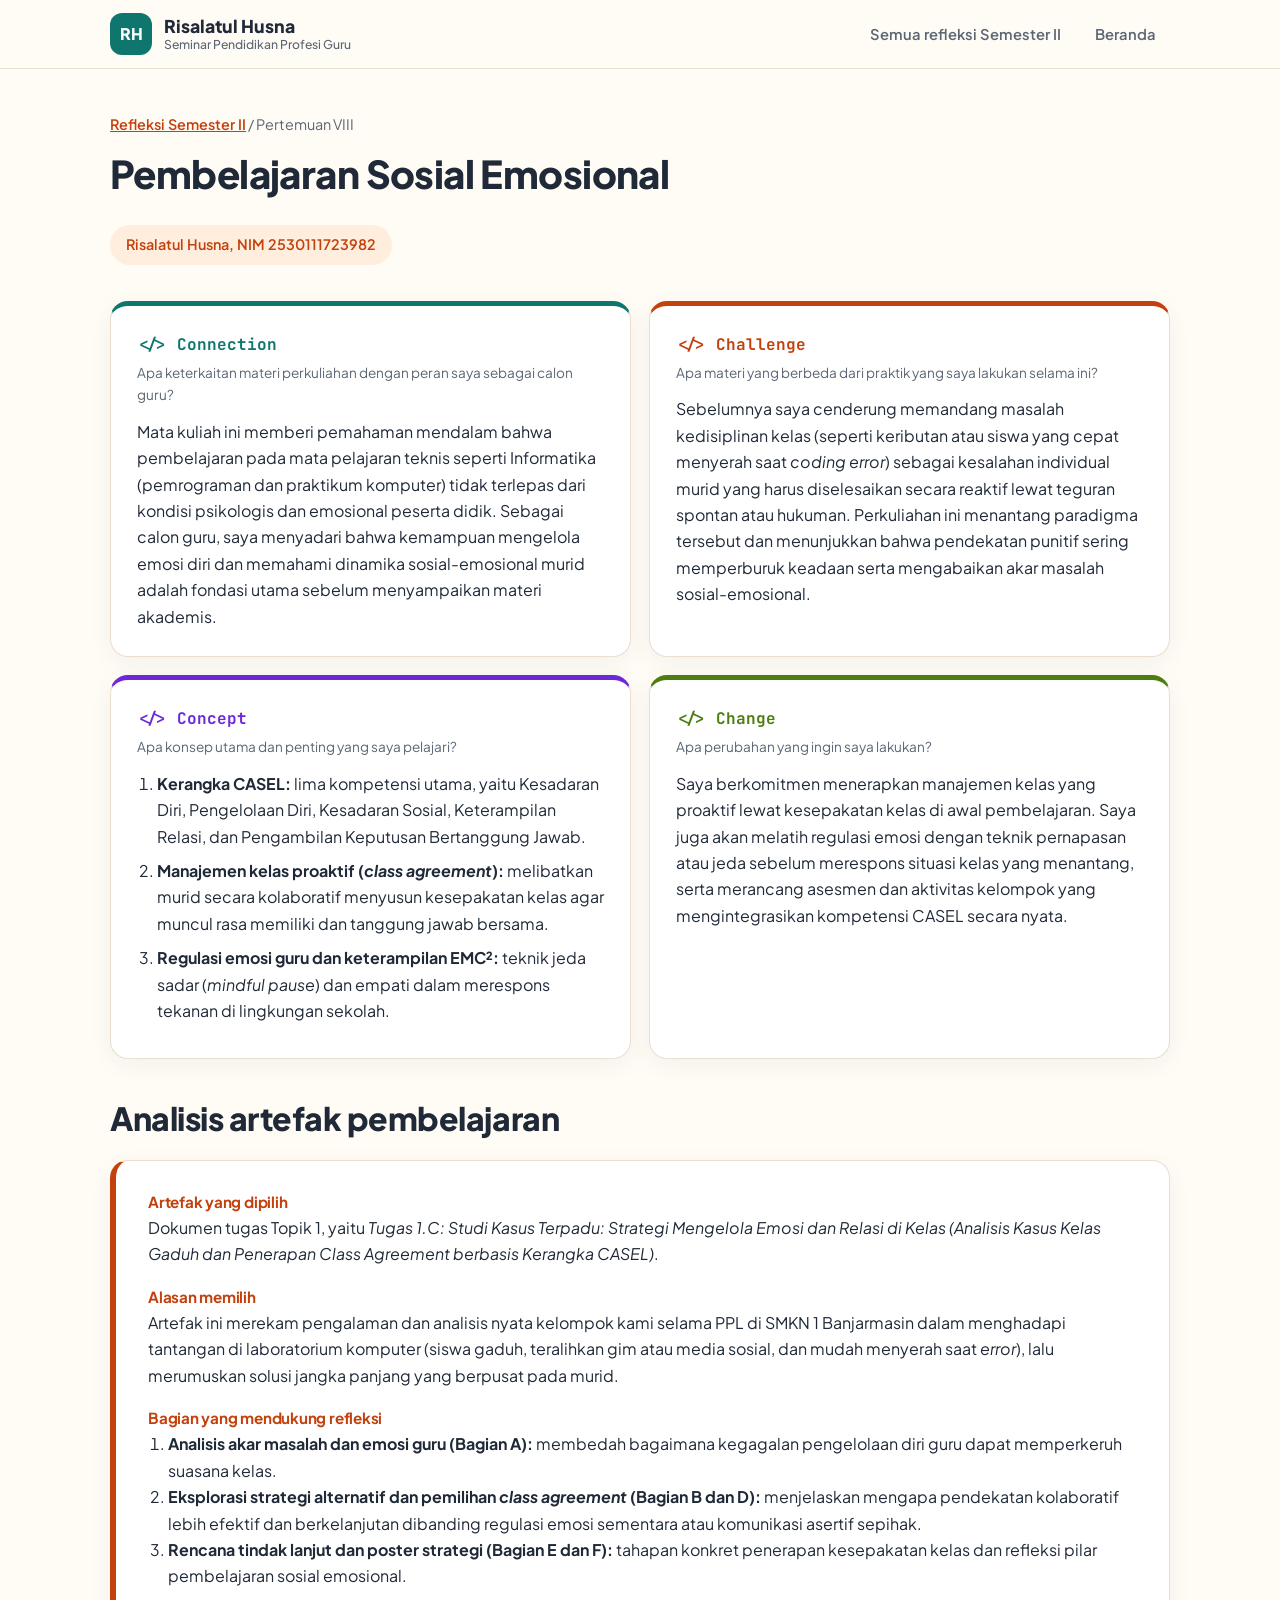
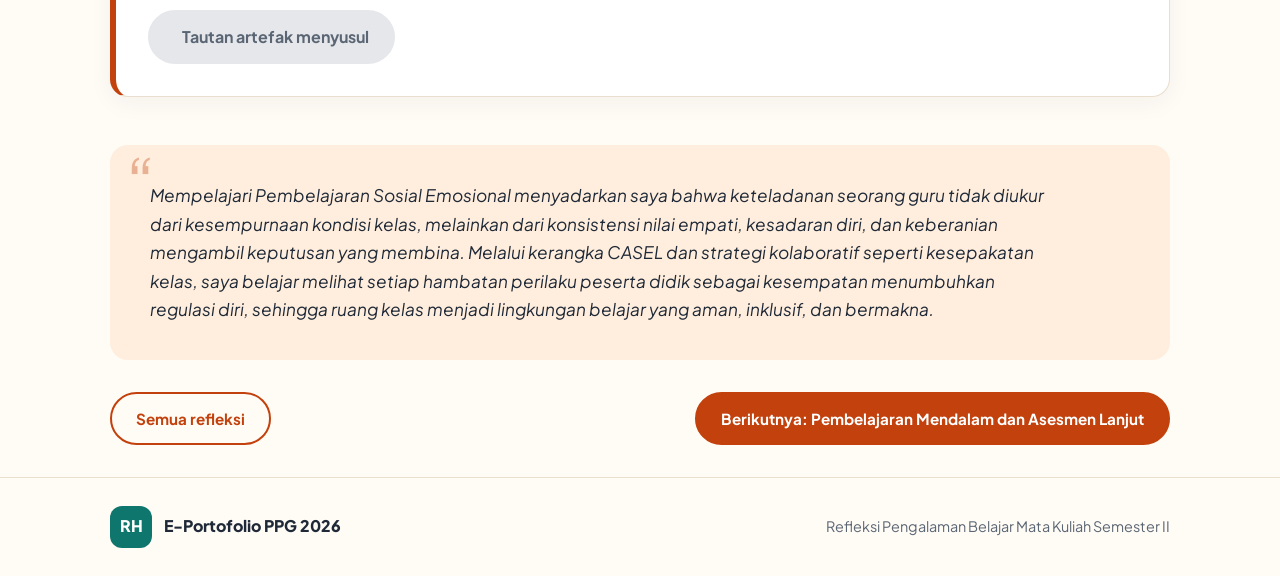
<file: semester2/sosial-emosional.html>
<!DOCTYPE html>
<html lang="id">
<head>
  <meta charset="UTF-8" />
  <meta name="viewport" content="width=device-width, initial-scale=1.0" />
  <meta name="robots" content="noindex, nofollow" />
  <title>Pembelajaran Sosial Emosional | Refleksi Semester II | Risalatul Husna | Seminar Pendidikan Profesi Guru</title>
  <link rel="preconnect" href="https://fonts.googleapis.com" />
  <link rel="preconnect" href="https://fonts.gstatic.com" crossorigin />
  <link href="https://fonts.googleapis.com/css2?family=Plus+Jakarta+Sans:wght@400;500;600;700;800&family=JetBrains+Mono:wght@400;500;700&display=swap" rel="stylesheet" />
  <link rel="stylesheet" href="../assets/css/style.css" />
</head>
<body class="t-s2">

  <header class="nav">
    <div class="wrap">
      <a class="brand" href="../index.html"><span class="logo">RH</span><span class="brand-t">Risalatul Husna<small>Seminar Pendidikan Profesi Guru</small></span></a>
      <nav aria-label="Menu">
        <ul>
          <li><a href="index.html">Semua refleksi Semester II</a></li>
          <li><a href="../index.html">Beranda</a></li>
        </ul>
      </nav>
    </div>
  </header>

  <main class="wrap">
    <div class="rf-head">
      <p class="crumb"><a href="index.html">Refleksi Semester II</a> / Pertemuan VIII</p>
      <h1>Pembelajaran Sosial Emosional</h1>
      <span class="idchip">Risalatul Husna, NIM 2530111723982</span>
    </div>

    <section style="padding:28px 0">
      <div class="c4">
        <article class="card c4-card connection">
          <div class="c4-tag">&lt;/&gt; Connection</div>
          <p class="c4-q">Apa keterkaitan materi perkuliahan dengan peran saya sebagai calon guru?</p>
          <p>Mata kuliah ini memberi pemahaman mendalam bahwa pembelajaran pada mata pelajaran teknis seperti Informatika (pemrograman dan praktikum komputer) tidak terlepas dari kondisi psikologis dan emosional peserta didik. Sebagai calon guru, saya menyadari bahwa kemampuan mengelola emosi diri dan memahami dinamika sosial-emosional murid adalah fondasi utama sebelum menyampaikan materi akademis.</p>
        </article>
        <article class="card c4-card challenge">
          <div class="c4-tag">&lt;/&gt; Challenge</div>
          <p class="c4-q">Apa materi yang berbeda dari praktik yang saya lakukan selama ini?</p>
          <p>Sebelumnya saya cenderung memandang masalah kedisiplinan kelas (seperti keributan atau siswa yang cepat menyerah saat <em>coding error</em>) sebagai kesalahan individual murid yang harus diselesaikan secara reaktif lewat teguran spontan atau hukuman. Perkuliahan ini menantang paradigma tersebut dan menunjukkan bahwa pendekatan punitif sering memperburuk keadaan serta mengabaikan akar masalah sosial-emosional.</p>
        </article>
        <article class="card c4-card concept">
          <div class="c4-tag">&lt;/&gt; Concept</div>
          <p class="c4-q">Apa konsep utama dan penting yang saya pelajari?</p>
          <ol>
            <li><strong>Kerangka CASEL:</strong> lima kompetensi utama, yaitu Kesadaran Diri, Pengelolaan Diri, Kesadaran Sosial, Keterampilan Relasi, dan Pengambilan Keputusan Bertanggung Jawab.</li>
            <li><strong>Manajemen kelas proaktif (<em>class agreement</em>):</strong> melibatkan murid secara kolaboratif menyusun kesepakatan kelas agar muncul rasa memiliki dan tanggung jawab bersama.</li>
            <li><strong>Regulasi emosi guru dan keterampilan EMC²:</strong> teknik jeda sadar (<em>mindful pause</em>) dan empati dalam merespons tekanan di lingkungan sekolah.</li>
          </ol>
        </article>
        <article class="card c4-card change">
          <div class="c4-tag">&lt;/&gt; Change</div>
          <p class="c4-q">Apa perubahan yang ingin saya lakukan?</p>
          <p>Saya berkomitmen menerapkan manajemen kelas yang proaktif lewat kesepakatan kelas di awal pembelajaran. Saya juga akan melatih regulasi emosi dengan teknik pernapasan atau jeda sebelum merespons situasi kelas yang menantang, serta merancang asesmen dan aktivitas kelompok yang mengintegrasikan kompetensi CASEL secara nyata.</p>
        </article>
      </div>
    </section>

    <section style="padding:12px 0 28px">
      <h2>Analisis artefak pembelajaran</h2>
      <div class="card artefak">
        <div class="art-block">
          <h3>Artefak yang dipilih</h3>
          <p>Dokumen tugas Topik 1, yaitu <em>Tugas 1.C: Studi Kasus Terpadu: Strategi Mengelola Emosi dan Relasi di Kelas (Analisis Kasus Kelas Gaduh dan Penerapan Class Agreement berbasis Kerangka CASEL)</em>.</p>
        </div>
        <div class="art-block">
          <h3>Alasan memilih</h3>
          <p>Artefak ini merekam pengalaman dan analisis nyata kelompok kami selama PPL di SMKN 1 Banjarmasin dalam menghadapi tantangan di laboratorium komputer (siswa gaduh, teralihkan gim atau media sosial, dan mudah menyerah saat <em>error</em>), lalu merumuskan solusi jangka panjang yang berpusat pada murid.</p>
        </div>
        <div class="art-block">
          <h3>Bagian yang mendukung refleksi</h3>
          <ol>
            <li><strong>Analisis akar masalah dan emosi guru (Bagian A):</strong> membedah bagaimana kegagalan pengelolaan diri guru dapat memperkeruh suasana kelas.</li>
            <li><strong>Eksplorasi strategi alternatif dan pemilihan <em>class agreement</em> (Bagian B dan D):</strong> menjelaskan mengapa pendekatan kolaboratif lebih efektif dan berkelanjutan dibanding regulasi emosi sementara atau komunikasi asertif sepihak.</li>
            <li><strong>Rencana tindak lanjut dan poster strategi (Bagian E dan F):</strong> tahapan konkret penerapan kesepakatan kelas dan refleksi pilar pembelajaran sosial emosional.</li>
          </ol>
        </div>
        <!-- GANTI href="#" dengan link Google Drive artefak (akhiri dengan /preview) -->
        <a class="btn" href="#" target="_blank" rel="noopener">Lihat artefak (PDF)</a>
      </div>
    </section>

    <blockquote class="penutup">
      <p>Mempelajari Pembelajaran Sosial Emosional menyadarkan saya bahwa keteladanan seorang guru tidak diukur dari kesempurnaan kondisi kelas, melainkan dari konsistensi nilai empati, kesadaran diri, dan keberanian mengambil keputusan yang membina. Melalui kerangka CASEL dan strategi kolaboratif seperti kesepakatan kelas, saya belajar melihat setiap hambatan perilaku peserta didik sebagai kesempatan menumbuhkan regulasi diri, sehingga ruang kelas menjadi lingkungan belajar yang aman, inklusif, dan bermakna.</p>
    </blockquote>

    <nav class="pn" aria-label="Navigasi refleksi">
      <a class="btn ghost" href="index.html">Semua refleksi</a>
      <a class="btn" href="pembelajaran-mendalam-lanjut.html">Berikutnya: Pembelajaran Mendalam dan Asesmen Lanjut</a>
    </nav>
  </main>

  <footer>
    <div class="wrap">
      <a class="brand" href="../index.html"><span class="logo">RH</span> E-Portofolio PPG 2026</a>
      <span>Refleksi Pengalaman Belajar Mata Kuliah Semester II</span>
    </div>
  </footer>

</body>
</html>
</file>
<file: assets/css/style.css>
/* =====================================================
   E-PORTOFOLIO PPG - RISALATUL HUSNA
   Satu file gaya untuk SEMUA halaman.
   Daftar isi:
   1. WARNA & FONT (ubah di sini)   7. KARTU PORTOFOLIO (beranda)
   2. DASAR                          8. FOOTER
   3. NAVBAR                         9. HALAMAN PORTOFOLIO (hub)
   4. HERO + JENDELA KODE           10. HALAMAN REFLEKSI (4C, artefak)
   5. BIODATA                       11. LK 3 + "SEGERA HADIR"
   6. VISI                          12. RESPONSIF
   ===================================================== */

/* ===== 1. WARNA & FONT ===== */
:root{
  --cream:#FFFBF5; --paper:#FFFFFF; --line:#EADFCF;
  --ink:#1F2937; --muted:#5B6674;
  --teal:#0F766E; --teal-l:#E3F2EF;
  --orange:#F97316; --orange-d:#C2410C; --orange-l:#FFEEDD;
  --mustard:#A16207; --mustard-l:#FBF1D3;
  /* warna 4C */
  --c-connection:#0F766E; --c-challenge:#C2410C; --c-concept:#6D28D9; --c-change:#4D7C0F;
  /* warna aksen halaman (diganti per portofolio lewat class di <body>) */
  --accent:var(--teal); --accent-l:var(--teal-l);
  --sans:'Plus Jakarta Sans',system-ui,sans-serif;
  --mono:'JetBrains Mono',ui-monospace,Consolas,monospace;
  --r:18px;
}
body.t-s2{--accent:var(--orange-d);--accent-l:var(--orange-l)}
body.t-s3{--accent:var(--mustard);--accent-l:var(--mustard-l)}

/* ===== 2. DASAR ===== */
*{box-sizing:border-box;margin:0;padding:0}
html{scroll-behavior:smooth}
body{font-family:var(--sans);background:var(--cream);color:var(--ink);line-height:1.65;font-size:1rem}
a{color:inherit}
.wrap{max-width:1100px;margin:0 auto;padding:0 20px}
section{padding:56px 0}
h1,h2,h3{line-height:1.2;letter-spacing:-.015em}
h2{font-size:clamp(1.5rem,3vw,2rem);font-weight:800;margin-bottom:22px}
.btn{display:inline-flex;align-items:center;gap:8px;padding:12px 24px;border-radius:999px;font-weight:700;font-size:.95rem;text-decoration:none;border:2px solid var(--accent);background:var(--accent);color:#fff}
.btn:hover{filter:brightness(1.1)}
.btn.ghost{background:transparent;color:var(--accent)}
.btn.ghost:hover{background:var(--accent-l);filter:none}
:focus-visible{outline:3px solid var(--orange);outline-offset:3px;border-radius:6px}
.card{background:var(--paper);border:1px solid var(--line);border-radius:var(--r);box-shadow:0 6px 24px rgba(31,41,55,.05)}

/* ===== 3. NAVBAR ===== */
.nav{position:sticky;top:0;z-index:20;background:rgba(255,251,245,.92);backdrop-filter:blur(8px);border-bottom:1px solid var(--line)}
.nav .wrap{display:flex;align-items:center;justify-content:space-between;gap:16px;min-height:68px;flex-wrap:wrap}
.brand{display:flex;align-items:center;gap:12px;text-decoration:none;font-weight:800;font-size:1.1rem}
.brand-t{display:flex;flex-direction:column;line-height:1.25}
.brand-t small{font-weight:500;font-size:.76rem;color:var(--muted)}
.logo{width:42px;height:42px;border-radius:12px;background:var(--teal);color:#fff;display:grid;place-items:center;font-weight:800;font-size:1rem}
.nav ul{display:flex;gap:6px;list-style:none;flex-wrap:wrap}
.nav ul a{display:block;padding:8px 14px;border-radius:999px;font-weight:600;font-size:.92rem;text-decoration:none;color:var(--muted)}
.nav ul a:hover{background:var(--teal-l);color:var(--teal)}
.nav ul a[aria-current="page"]{background:var(--teal);color:#fff}

/* ===== 4. HERO + JENDELA KODE ===== */
.hero{padding:64px 0 40px}
.hero .wrap{display:grid;grid-template-columns:1.1fr .9fr;gap:40px;align-items:center}
.tag{display:inline-block;font-family:var(--mono);font-size:.82rem;font-weight:500;color:var(--teal);background:var(--teal-l);padding:6px 14px;border-radius:999px;margin-bottom:20px}
.hero h1{font-size:clamp(2.1rem,5vw,3.3rem);font-weight:800;margin-bottom:20px}
.hero h1 em{font-style:normal;color:var(--orange-d)}
.hero p{color:var(--muted);max-width:46ch;margin-bottom:28px;font-size:1.05rem}
.hero .btns{display:flex;gap:12px;flex-wrap:wrap}
.win{position:relative;background:var(--paper);border:3px solid var(--teal);border-radius:18px;box-shadow:12px 14px 0 var(--teal-l);overflow:hidden}
.win-bar{background:var(--teal);padding:10px 14px;display:flex;gap:7px;align-items:center}
.win-bar i{width:11px;height:11px;border-radius:50%;background:var(--orange)}
.win-bar i:nth-child(2){background:#FBBF24}.win-bar i:nth-child(3){background:#A7F3D0}
.win-bar span{margin-left:auto;font-family:var(--mono);font-size:.75rem;color:#CFEDE8}
ol.code{list-style:none;counter-reset:n;font-family:var(--mono);font-size:clamp(.8rem,1.6vw,1rem);padding:22px 20px 26px;line-height:1.9}
ol.code li{counter-increment:n;white-space:pre}
ol.code li::before{content:counter(n);display:inline-block;width:2.2em;color:#A6B0BD}
.k{color:var(--orange-d);font-weight:700}.f{color:var(--teal);font-weight:700}.cm{color:#7A8594}
.caret{display:inline-block;width:.55em;height:1.1em;background:var(--orange);vertical-align:-.2em;animation:blink 1.1s steps(1) infinite}
@keyframes blink{50%{opacity:0}}
@media (prefers-reduced-motion:reduce){.caret{animation:none}html{scroll-behavior:auto}}

/* ===== 5. BIODATA ===== */
.bio{display:grid;grid-template-columns:.9fr 1.1fr;overflow:hidden}
.bio-id{padding:32px;background:var(--teal-l);display:flex;flex-direction:column;gap:14px;justify-content:center}
.avatar{width:112px;height:112px;border-radius:50%;background:var(--teal);color:#fff;display:grid;place-items:center;font-size:2.2rem;font-weight:800;border:4px solid #fff;object-fit:cover}
.bio-id h3{font-size:1.6rem;font-weight:800}
.bio-id p{color:var(--muted);font-size:.95rem}
.bio dl{padding:12px 32px}
.bio dl div{display:grid;grid-template-columns:150px 1fr;gap:12px;padding:14px 0;border-bottom:1px solid var(--line)}
.bio dl div:last-child{border-bottom:0}
.bio dt{color:var(--muted);font-size:.88rem;font-weight:600}
.bio dd{font-weight:600}
.bio dd small{display:block;font-weight:400;color:var(--muted)}

/* ===== 6. VISI ===== */
.visi-grid{display:grid;grid-template-columns:1fr 1fr;gap:20px}
.visi{padding:28px}
.visi h3{font-size:1.1rem;margin-bottom:10px;color:var(--teal)}
.visi p{color:var(--muted)}
.source{font-size:.85rem;color:var(--muted);margin-top:16px}
details.langkah{margin-top:20px;padding:20px 28px}
details.langkah summary{cursor:pointer;font-weight:700;color:var(--teal)}
details.langkah ol{margin:14px 0 0 20px;color:var(--muted)}
details.langkah li{margin-bottom:8px}

/* ===== 7. KARTU PORTOFOLIO (beranda) ===== */
.pf-grid{display:grid;grid-template-columns:repeat(3,1fr);gap:20px}
.pf{--c:var(--teal);--cl:var(--teal-l);padding:28px;border-top:6px solid var(--c);display:flex;flex-direction:column;gap:12px}
.pf.s2{--c:var(--orange-d);--cl:var(--orange-l)}
.pf.s3{--c:var(--mustard);--cl:var(--mustard-l)}
.badge{align-self:flex-start;font-family:var(--mono);font-size:.78rem;font-weight:700;color:var(--c);background:var(--cl);padding:4px 12px;border-radius:8px}
.pf h3{font-size:1.2rem;font-weight:800}
.pf p{color:var(--muted);font-size:.95rem;flex:1}
.pf .btn{align-self:flex-start;background:var(--c);border-color:var(--c)}

/* ===== 8. FOOTER ===== */
footer{border-top:1px solid var(--line);padding:28px 0;color:var(--muted);font-size:.9rem}
footer .wrap{display:flex;justify-content:space-between;gap:16px;flex-wrap:wrap;align-items:center}
footer .brand{font-size:1rem;color:var(--ink)}

/* ===== 9. HALAMAN PORTOFOLIO (hub semester) ===== */
.crumb{font-size:.9rem;color:var(--muted);margin-bottom:14px}
.crumb a{color:var(--accent);font-weight:600}
.hub-head{padding:48px 0 16px}
.seminar-line{margin-left:10px;font-weight:700;font-size:.9rem;color:var(--muted)}
.hub-head h1{font-size:clamp(1.8rem,4vw,2.6rem);font-weight:800;margin:10px 0 12px}
.hub-head p{color:var(--muted);max-width:60ch}
.idchip{display:inline-block;margin-top:18px;padding:8px 16px;border-radius:999px;background:var(--accent-l);color:var(--accent);font-weight:600;font-size:.9rem}
.course-grid{display:grid;grid-template-columns:repeat(auto-fill,minmax(300px,1fr));gap:18px}
.course{padding:24px;border-left:6px solid var(--accent);text-decoration:none;display:block}
.course:hover{box-shadow:0 10px 30px rgba(31,41,55,.1)}
.course small{font-family:var(--mono);color:var(--accent);font-weight:700}
.course h3{font-size:1.05rem;margin:6px 0}
.course p{color:var(--muted);font-size:.9rem}

/* ===== 10. HALAMAN REFLEKSI ===== */
.rf-head{padding:44px 0 8px}
.rf-head h1{font-size:clamp(1.7rem,4vw,2.4rem);font-weight:800;margin:10px 0}
.c4{display:grid;grid-template-columns:1fr 1fr;gap:18px}
.c4-card{--k:var(--accent);padding:26px;border-top:5px solid var(--k)}
.c4-card.connection{--k:var(--c-connection)}.c4-card.challenge{--k:var(--c-challenge)}
.c4-card.concept{--k:var(--c-concept)}.c4-card.change{--k:var(--c-change)}
.c4-tag{font-family:var(--mono);font-weight:700;color:var(--k);margin-bottom:4px}
.c4-q{font-size:.85rem;color:var(--muted);margin-bottom:12px}
.c4-card ol,.c4-card ul{margin-left:20px}
.c4-card li{margin-bottom:8px}
.artefak{padding:32px;border-left:6px solid var(--accent)}
.art-block{margin-bottom:20px}
.art-block h3{font-size:.95rem;color:var(--accent);margin-bottom:4px}
.art-block ol{margin-left:20px}
.penutup{margin-top:20px;padding:36px 40px;border-radius:var(--r);background:var(--accent-l);position:relative}
.penutup::before{content:"\201C";position:absolute;top:2px;left:16px;font-size:4.5rem;color:var(--accent);opacity:.35;line-height:1}
.penutup p{font-size:1.08rem;font-style:italic;max-width:70ch}
.pn{display:flex;justify-content:space-between;gap:12px;flex-wrap:wrap;padding:32px 0}

/* ===== 11. LK 3 + "SEGERA HADIR" ===== */
.lk3-sec{padding:32px;margin-bottom:18px;border-left:6px solid var(--accent)}
.lk3-sec h2{font-size:1.3rem;margin-bottom:12px}
.soon{padding:48px 28px;text-align:center;border:2px dashed var(--line);border-radius:var(--r);color:var(--muted)}
.soon strong{display:block;font-size:1.2rem;color:var(--ink);margin-bottom:6px}

/* ===== 13. TAUTAN ARTEFAK KOSONG + STATUS ===== */
a.btn[href="#"]{pointer-events:none;background:#E5E7EB;border-color:#E5E7EB;color:#5B6674;font-size:0}
a.btn[href="#"]::after{content:"Tautan artefak menyusul";font-size:1rem}
.stat{display:inline-block;margin-top:10px;font-size:.82rem;font-weight:700;padding:2px 10px;border-radius:999px}
.stat.ok{background:var(--teal-l);color:var(--teal)}.stat.wip{background:#FFF1D6;color:#7A4F00}
.course.wip{border-left-color:#D9A400}

/* ===== 12. RESPONSIF ===== */
@media (max-width:860px){
  .hero .wrap,.bio,.visi-grid,.pf-grid,.c4{grid-template-columns:1fr}
  .hero{padding-top:36px}
  .win{box-shadow:8px 10px 0 var(--teal-l)}
  .bio dl{padding:8px 22px}
  .bio dl div{grid-template-columns:1fr;gap:2px}
  .nav .wrap{padding-top:8px;padding-bottom:8px}
  .penutup{padding:32px 22px}
}
</file>
